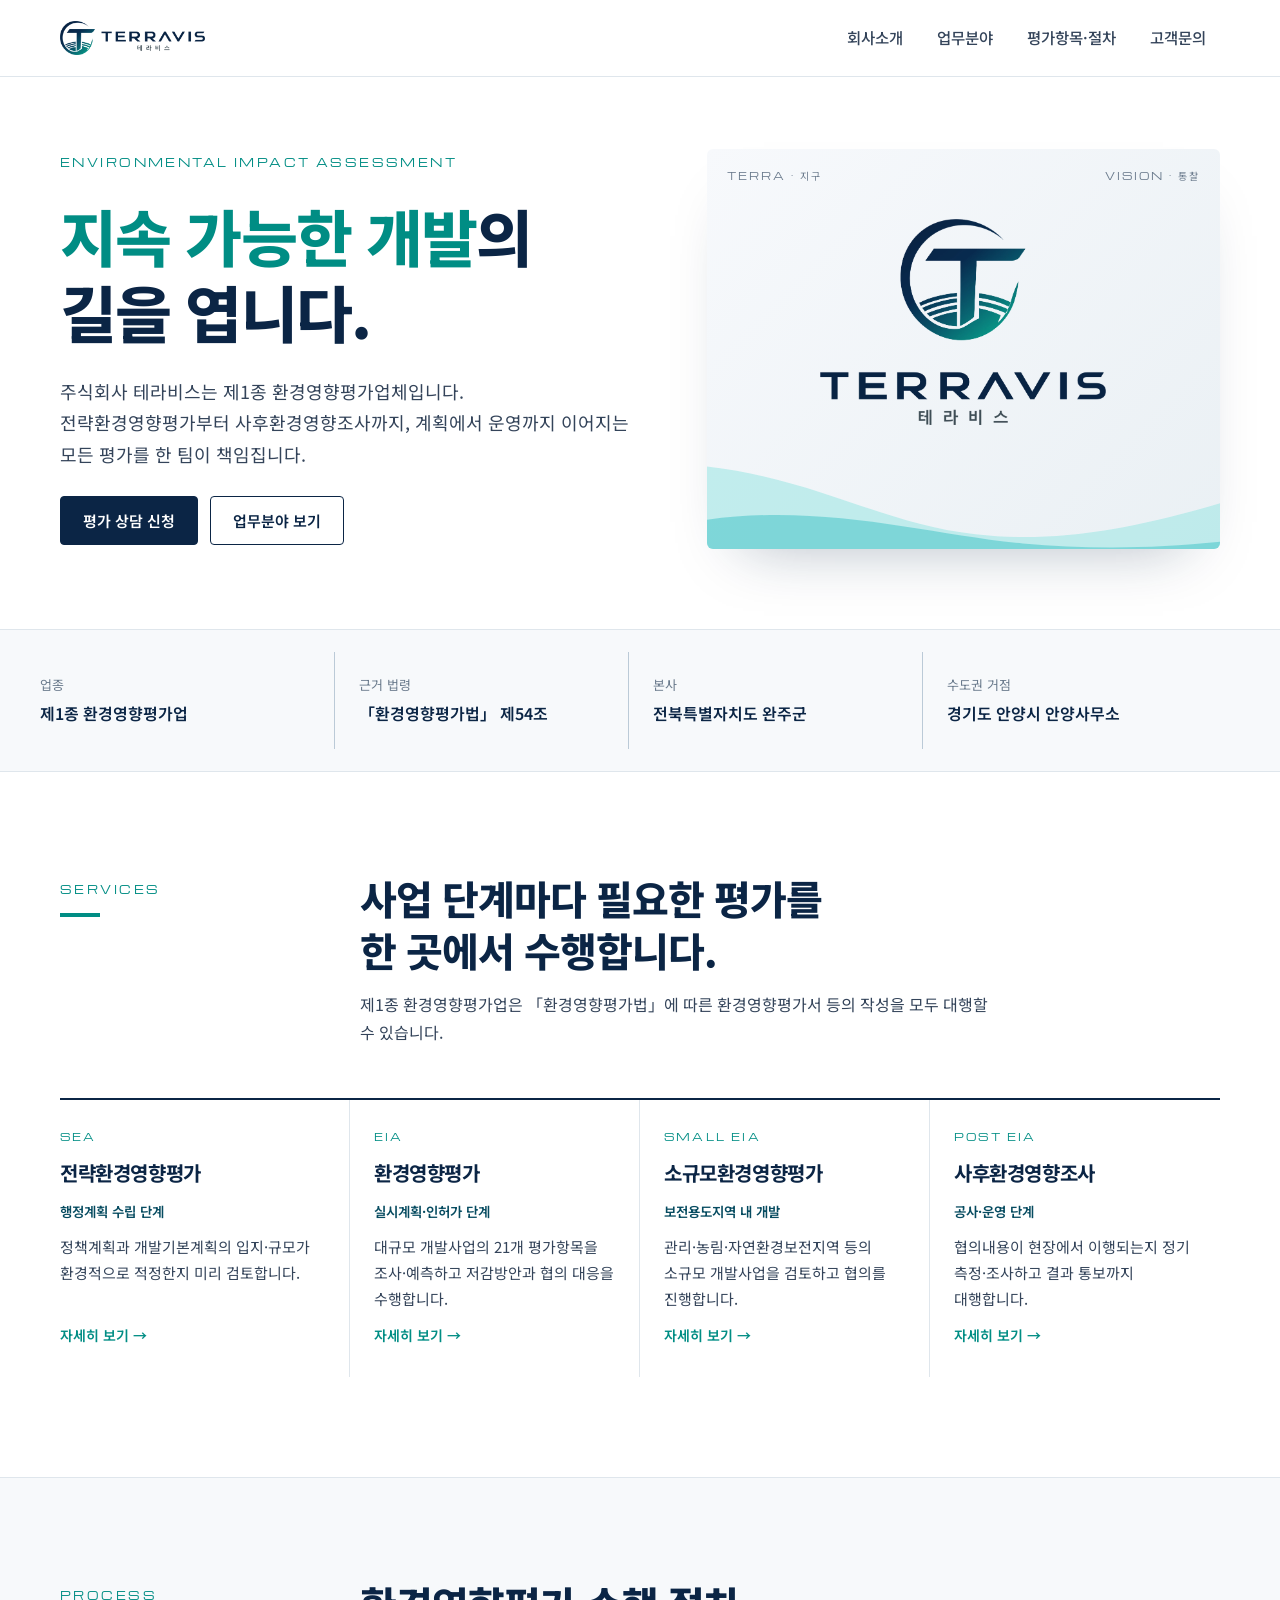
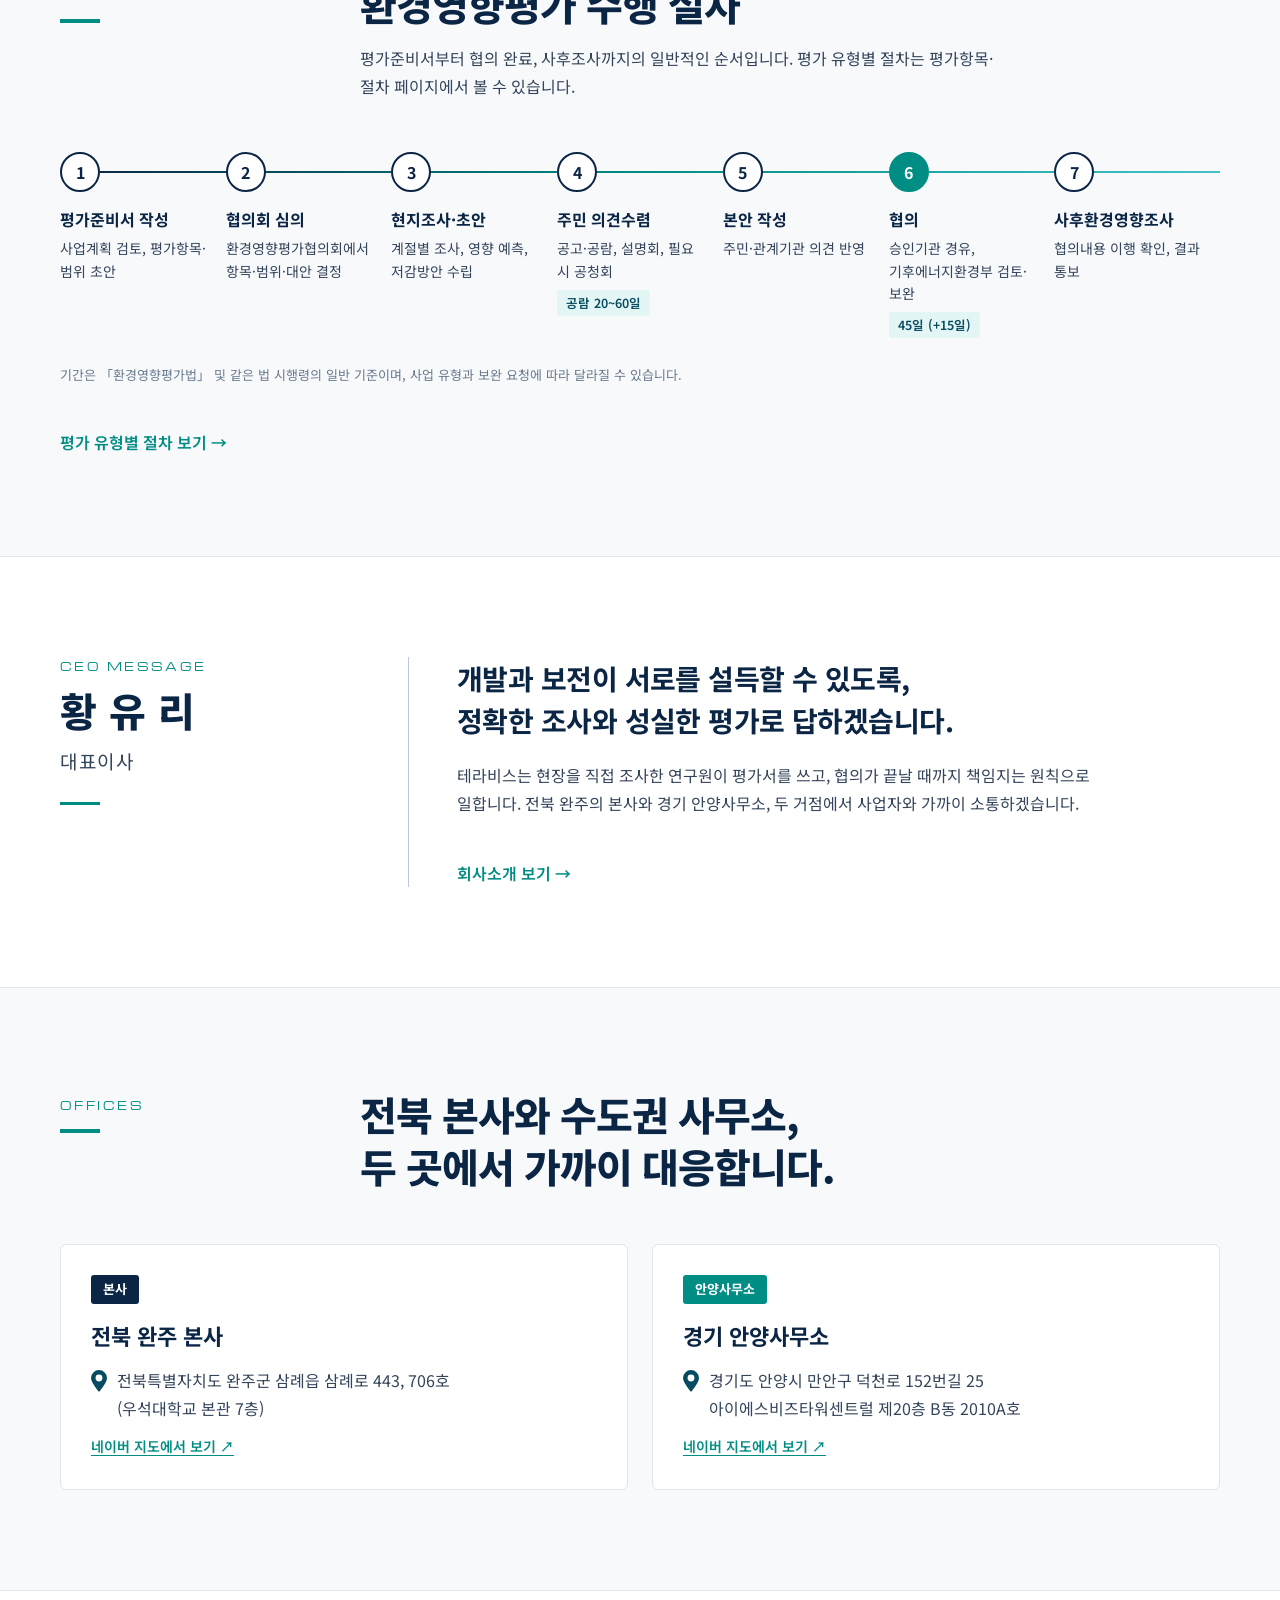
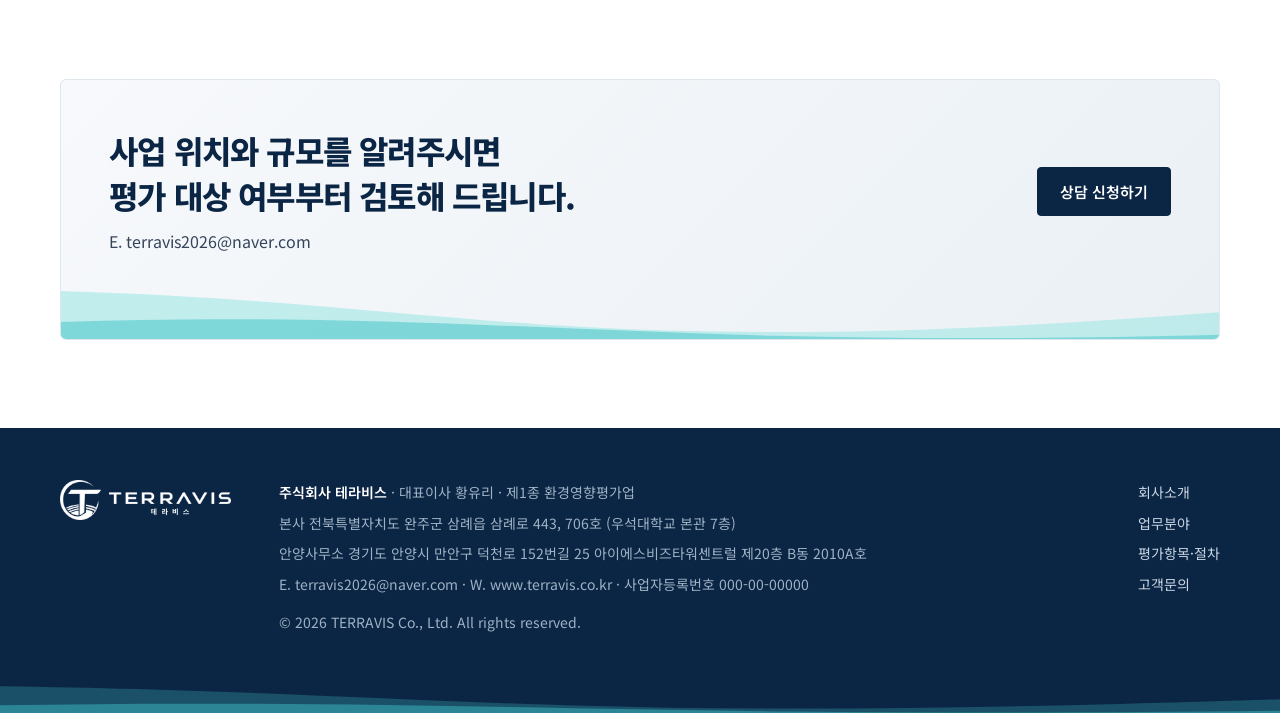
<file: site/index.html>
<!doctype html>
<html lang="ko">
<head>
<meta charset="utf-8">
<meta name="viewport" content="width=device-width, initial-scale=1, viewport-fit=cover">
<meta name="claude:viewport-fit-sides" content="cover">
<title>테라비스 | 제1종 환경영향평가업</title>
<meta name="description" content="주식회사 테라비스는 전략·일반·소규모 환경영향평가와 사후환경영향조사를 수행하는 제1종 환경영향평가업체입니다.">
<link rel="icon" href="assets/mark.webp" type="image/webp">
<link rel="preconnect" href="https://fonts.googleapis.com">
<link rel="preconnect" href="https://fonts.gstatic.com" crossorigin>
<link rel="stylesheet" href="https://fonts.googleapis.com/css2?family=Michroma&family=Noto+Sans+KR:wght@300;400;500;600;700;800&display=swap">
<link rel="stylesheet" href="css/style.css">
</head>
<body>
<a class="skip" href="#main">본문 바로가기</a>
<header class="site"><div class="wrap">
  <a class="logo" href="index.html" aria-label="테라비스 홈"><img src="assets/logo-horizontal.webp" alt="TERRAVIS 테라비스" width="1959" height="459"></a>
  <button class="menu" type="button" aria-label="메뉴 열기" aria-expanded="false" aria-controls="gnb"><span></span></button>
  <nav class="main" id="gnb" aria-label="주 메뉴">
    <a href="about.html">회사소개</a>
    <a href="services.html">업무분야</a>
    <a href="process.html">평가항목·절차</a>
    <a href="contact.html">고객문의</a>
  </nav>
</div></header>
<main id="main">
<section class="hero" style="padding:0"><div class="wrap">
  <div class="copy">
    <span class="en">Environmental Impact Assessment</span>
    <h1><em>지속 가능한 개발</em>의<br>길을 엽니다.</h1>
    <p>주식회사 테라비스는 제1종 환경영향평가업체입니다. 전략환경영향평가부터 사후환경영향조사까지, 계획에서 운영까지 이어지는 모든 평가를 한 팀이 책임집니다.</p>
    <div class="ctas"><a class="btn solid" href="contact.html">평가 상담 신청</a><a class="btn ghost" href="services.html">업무분야 보기</a></div>
  </div>
  <div class="cardpanel">
    <div class="meaning"><span>TERRA · 지구</span><span>VISION · 통찰</span></div>
    <img src="assets/logo-vertical.webp" alt="테라비스 로고" width="1774" height="1283">
    <svg class="wave" viewBox="0 0 650 120" preserveAspectRatio="none" aria-hidden="true"><path d="M0 30 C140 44 220 92 340 104 C440 114 540 98 650 70 V120 H0Z" fill="#A8E8E7" opacity=".65"/><path d="M0 88 C150 70 280 104 400 114 C480 120 560 120 650 112 V120 H0Z" fill="#41C3C7" opacity=".52"/></svg>
  </div>
</div></section>

<div class="facts"><div class="wrap"><dl>
  <div><dt>업종</dt><dd>제1종 환경영향평가업</dd></div>
  <div><dt>근거 법령</dt><dd>「환경영향평가법」 제54조</dd></div>
  <div><dt>본사</dt><dd>전북특별자치도 완주군</dd></div>
  <div><dt>수도권 거점</dt><dd>경기도 안양시 안양사무소</dd></div>
</dl></div></div>

<section><div class="wrap">
  <div class="sh">
    <div class="side"><span class="en">Services</span><span class="bar"></span></div>
    <div><h2>사업 단계마다 필요한 평가를<br>한 곳에서 수행합니다.</h2>
    <p>제1종 환경영향평가업은 「환경영향평가법」에 따른 환경영향평가서 등의 작성을 모두 대행할 수 있습니다.</p></div>
  </div>
  <div class="svcs">
    <a class="svc" href="services.html#sea"><span class="en">SEA</span><h3>전략환경영향평가</h3><span class="when">행정계획 수립 단계</span><p>정책계획과 개발기본계획의 입지·규모가 환경적으로 적정한지 미리 검토합니다.</p><span class="go">자세히 보기 →</span></a>
    <a class="svc" href="services.html#eia"><span class="en">EIA</span><h3>환경영향평가</h3><span class="when">실시계획·인허가 단계</span><p>대규모 개발사업의 21개 평가항목을 조사·예측하고 저감방안과 협의 대응을 수행합니다.</p><span class="go">자세히 보기 →</span></a>
    <a class="svc" href="services.html#small"><span class="en">Small EIA</span><h3>소규모환경영향평가</h3><span class="when">보전용도지역 내 개발</span><p>관리·농림·자연환경보전지역 등의 소규모 개발사업을 검토하고 협의를 진행합니다.</p><span class="go">자세히 보기 →</span></a>
    <a class="svc" href="services.html#post"><span class="en">Post EIA</span><h3>사후환경영향조사</h3><span class="when">공사·운영 단계</span><p>협의내용이 현장에서 이행되는지 정기 측정·조사하고 결과 통보까지 대행합니다.</p><span class="go">자세히 보기 →</span></a>
  </div>
</div></section>

<section class="tint"><div class="wrap">
  <div class="sh">
    <div class="side"><span class="en">Process</span><span class="bar"></span></div>
    <div><h2>환경영향평가 수행 절차</h2>
    <p>평가준비서부터 협의 완료, 사후조사까지의 일반적인 순서입니다. 평가 유형별 절차는 평가항목·절차 페이지에서 볼 수 있습니다.</p></div>
  </div>
  <div class="steps"><div class="st"><span class="n">1</span><h3>평가준비서 작성</h3><p>사업계획 검토, 평가항목·범위 초안</p></div><div class="st"><span class="n">2</span><h3>협의회 심의</h3><p>환경영향평가협의회에서 항목·범위·대안 결정</p></div><div class="st"><span class="n">3</span><h3>현지조사·초안</h3><p>계절별 조사, 영향 예측, 저감방안 수립</p></div><div class="st"><span class="n">4</span><h3>주민 의견수렴</h3><p>공고·공람, 설명회, 필요 시 공청회</p><span class="d">공람 20~60일</span></div><div class="st"><span class="n">5</span><h3>본안 작성</h3><p>주민·관계기관 의견 반영</p></div><div class="st key"><span class="n">6</span><h3>협의</h3><p>승인기관 경유, 기후에너지환경부 검토·보완</p><span class="d">45일 (+15일)</span></div><div class="st"><span class="n">7</span><h3>사후환경영향조사</h3><p>협의내용 이행 확인, 결과 통보</p></div></div>
  <p class="fine">기간은 「환경영향평가법」 및 같은 법 시행령의 일반 기준이며, 사업 유형과 보완 요청에 따라 달라질 수 있습니다.</p>
  <a class="more-link" href="process.html">평가 유형별 절차 보기 →</a>
</div></section>

<section><div class="wrap">
  <div class="about-grid">
    <div class="ceo">
      <span class="en">CEO Message</span>
      <span class="name">황유리</span>
      <span class="role">대표이사</span>
      <span class="bar" style="margin-top:14px"></span>
    </div>
    <div class="vr" aria-hidden="true"></div>
    <div class="msg">
      <h3 style="margin-top:0">개발과 보전이 서로를 설득할 수 있도록,<br>정확한 조사와 성실한 평가로 답하겠습니다.</h3>
      <p>테라비스는 현장을 직접 조사한 연구원이 평가서를 쓰고, 협의가 끝날 때까지 책임지는 원칙으로 일합니다. 전북 완주의 본사와 경기 안양사무소, 두 거점에서 사업자와 가까이 소통하겠습니다.</p>
      <a class="more-link" href="about.html">회사소개 보기 →</a>
    </div>
  </div>
</div></section>

<section class="tint"><div class="wrap">
  <div class="sh">
    <div class="side"><span class="en">Offices</span><span class="bar"></span></div>
    <div><h2>전북 본사와 수도권 사무소,<br>두 곳에서 가까이 대응합니다.</h2></div>
  </div>
  <div class="offices">
    <div class="office">
      <span class="tag">본사</span>
      <h3>전북 완주 본사</h3>
      <address><svg width="16" height="22" viewBox="0 0 19 26" aria-hidden="true"><path fill="#064B60" fill-rule="evenodd" d="M9.5 0A9.5 9.5 0 0 1 19 9.5C19 15 9.5 26 9.5 26S0 15 0 9.5A9.5 9.5 0 0 1 9.5 0ZM9.5 5.4a4.1 4.1 0 1 0 0 8.2 4.1 4.1 0 0 0 0-8.2Z"/></svg><span>전북특별자치도 완주군 삼례읍 삼례로 443, 706호<br>(우석대학교 본관 7층)</span></address>
      <a class="map" href="https://map.naver.com/p/search/%EC%A0%84%EB%B6%81%ED%8A%B9%EB%B3%84%EC%9E%90%EC%B9%98%EB%8F%84%20%EC%99%84%EC%A3%BC%EA%B5%B0%20%EC%82%BC%EB%A1%80%EC%9D%8D%20%EC%82%BC%EB%A1%80%EB%A1%9C%20443" target="_blank" rel="noopener">네이버 지도에서 보기 ↗</a>
    </div>
    <div class="office sub">
      <span class="tag">안양사무소</span>
      <h3>경기 안양사무소</h3>
      <address><svg width="16" height="22" viewBox="0 0 19 26" aria-hidden="true"><path fill="#064B60" fill-rule="evenodd" d="M9.5 0A9.5 9.5 0 0 1 19 9.5C19 15 9.5 26 9.5 26S0 15 0 9.5A9.5 9.5 0 0 1 9.5 0ZM9.5 5.4a4.1 4.1 0 1 0 0 8.2 4.1 4.1 0 0 0 0-8.2Z"/></svg><span>경기도 안양시 만안구 덕천로 152번길 25<br>아이에스비즈타워센트럴 제20층 B동 2010A호</span></address>
      <a class="map" href="https://map.naver.com/p/search/%EA%B2%BD%EA%B8%B0%EB%8F%84%20%EC%95%88%EC%96%91%EC%8B%9C%20%EB%A7%8C%EC%95%88%EA%B5%AC%20%EB%8D%95%EC%B2%9C%EB%A1%9C152%EB%B2%88%EA%B8%B8%2025" target="_blank" rel="noopener">네이버 지도에서 보기 ↗</a>
    </div>
  </div>
</div></section>

<section class="cta-band"><div class="wrap"><div class="cta-box">
  <div>
    <h2>사업 위치와 규모를 알려주시면<br>평가 대상 여부부터 검토해 드립니다.</h2>
    <p>E. terravis2026@naver.com</p>
  </div>
  <a class="btn solid" href="contact.html">상담 신청하기</a>
  <svg class="wave" viewBox="0 0 650 120" preserveAspectRatio="none" aria-hidden="true"><path d="M0 30 C140 44 220 92 340 104 C440 114 540 98 650 70 V120 H0Z" fill="#A8E8E7" opacity=".65"/><path d="M0 88 C150 70 280 104 400 114 C480 120 560 120 650 112 V120 H0Z" fill="#41C3C7" opacity=".52"/></svg>
</div></div></section>
</main>

<footer class="site">
  <div class="wrap">
    <img src="assets/logo-horizontal-white.webp" alt="TERRAVIS 테라비스" width="1959" height="459">
    <div>
      <p><b>주식회사 테라비스</b> · 대표이사 황유리 · 제1종 환경영향평가업</p>
      <p>본사 전북특별자치도 완주군 삼례읍 삼례로 443, 706호 (우석대학교 본관 7층)</p>
      <p>안양사무소 경기도 안양시 만안구 덕천로 152번길 25 아이에스비즈타워센트럴 제20층 B동 2010A호</p>
      <p>E. terravis2026@naver.com · W. www.terravis.co.kr · 사업자등록번호 000-00-00000</p>
      <p style="margin-top:14px">© 2026 TERRAVIS Co., Ltd. All rights reserved.</p>
    </div>
    <nav aria-label="바닥글 메뉴">
      <a href="about.html">회사소개</a><a href="services.html">업무분야</a><a href="process.html">평가항목·절차</a><a href="contact.html">고객문의</a>
    </nav>
  </div>
  <svg class="wave" viewBox="0 0 650 120" preserveAspectRatio="none" aria-hidden="true"><path d="M0 50 C140 60 220 96 340 106 C440 114 540 102 650 84 V120 H0Z" fill="#41C3C7" opacity=".28"/><path d="M0 100 C150 86 280 110 400 116 C480 120 560 120 650 114 V120 H0Z" fill="#41C3C7" opacity=".45"/></svg>
</footer>
<script src="js/main.js"></script>
</body>
</html>
</file>
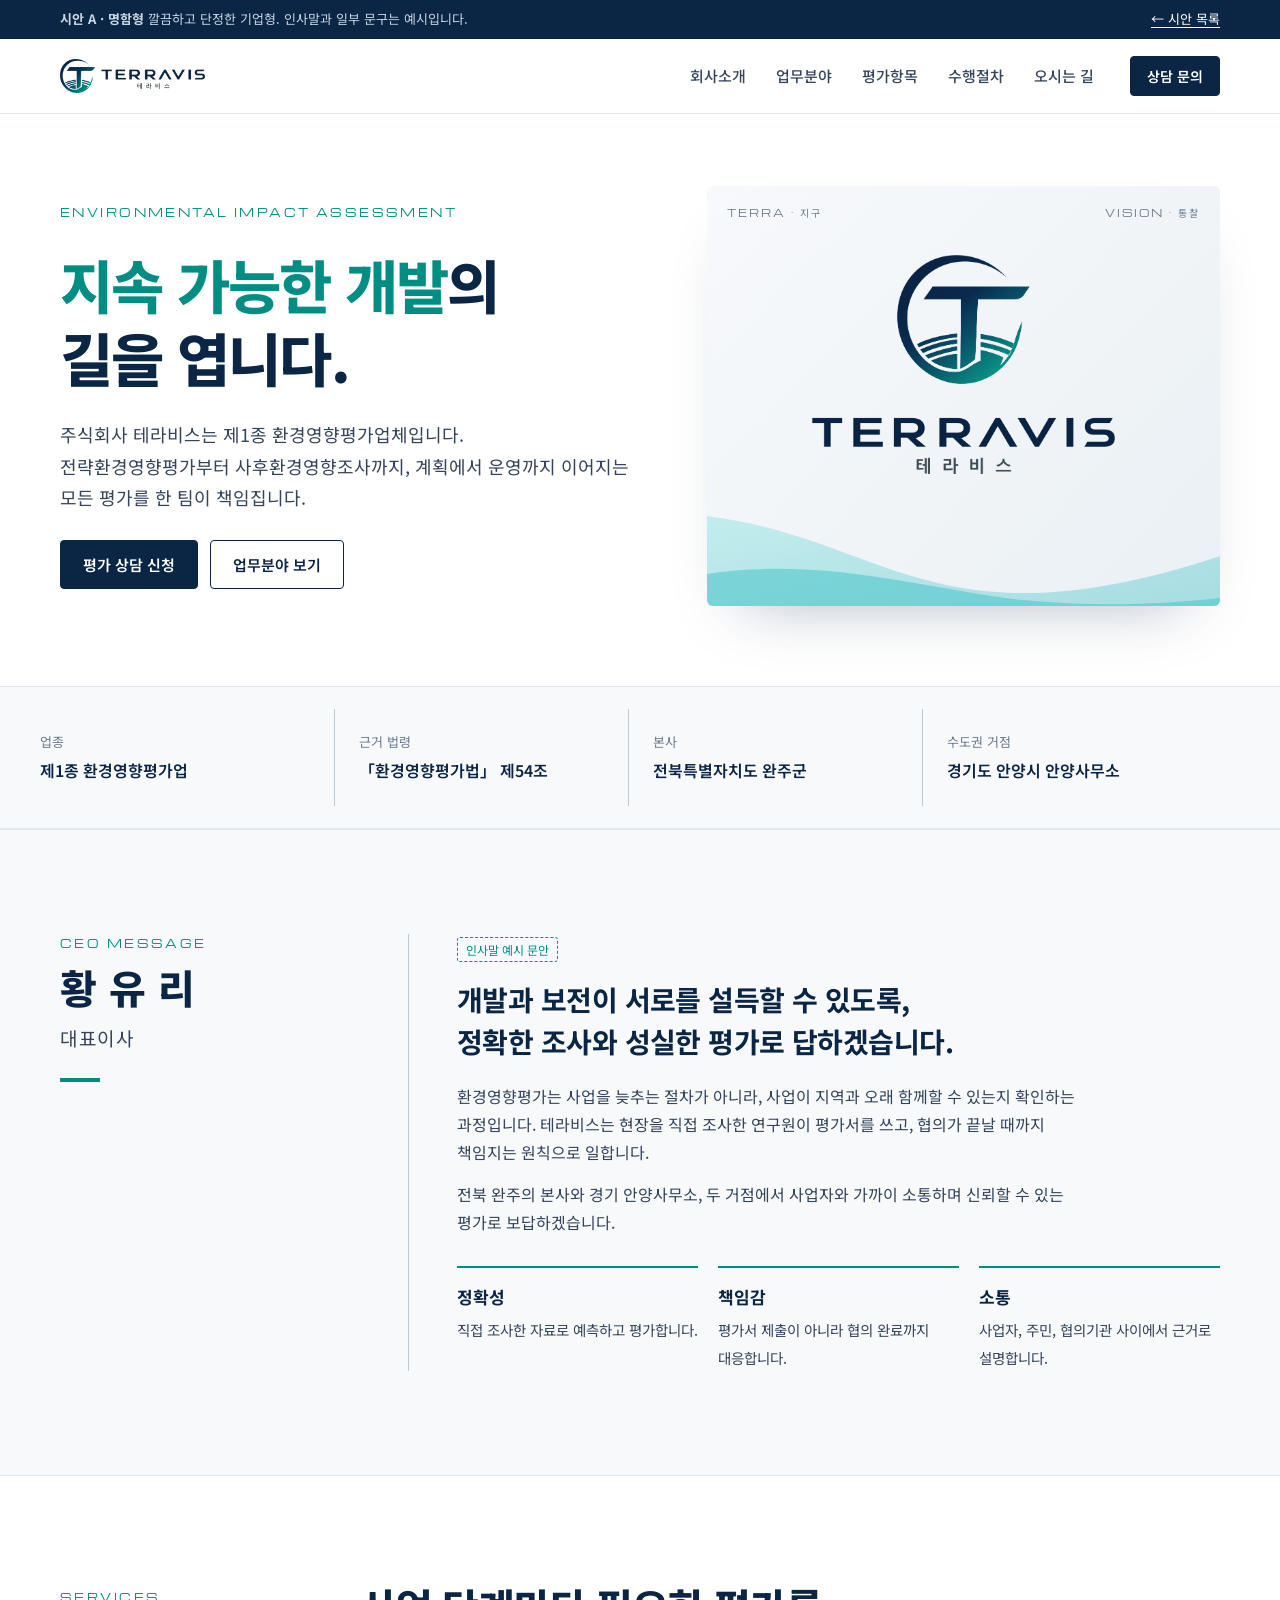
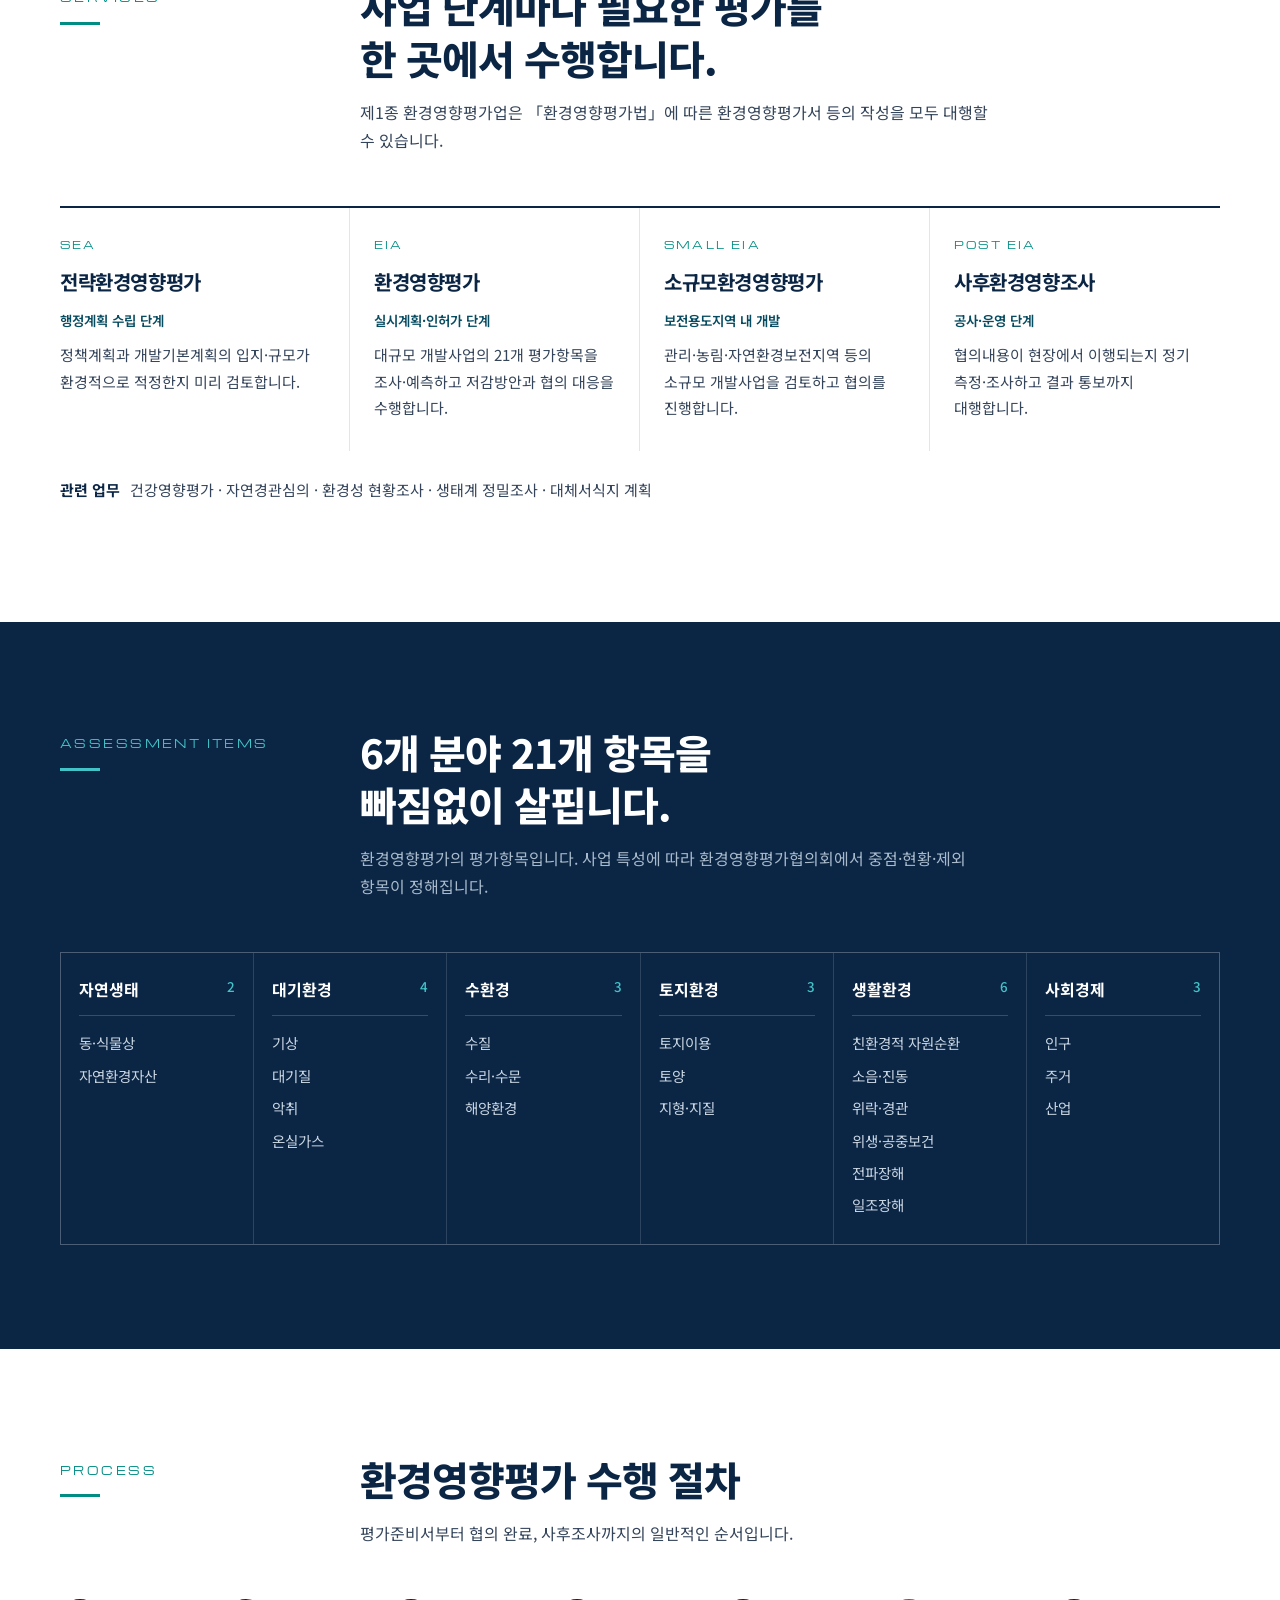
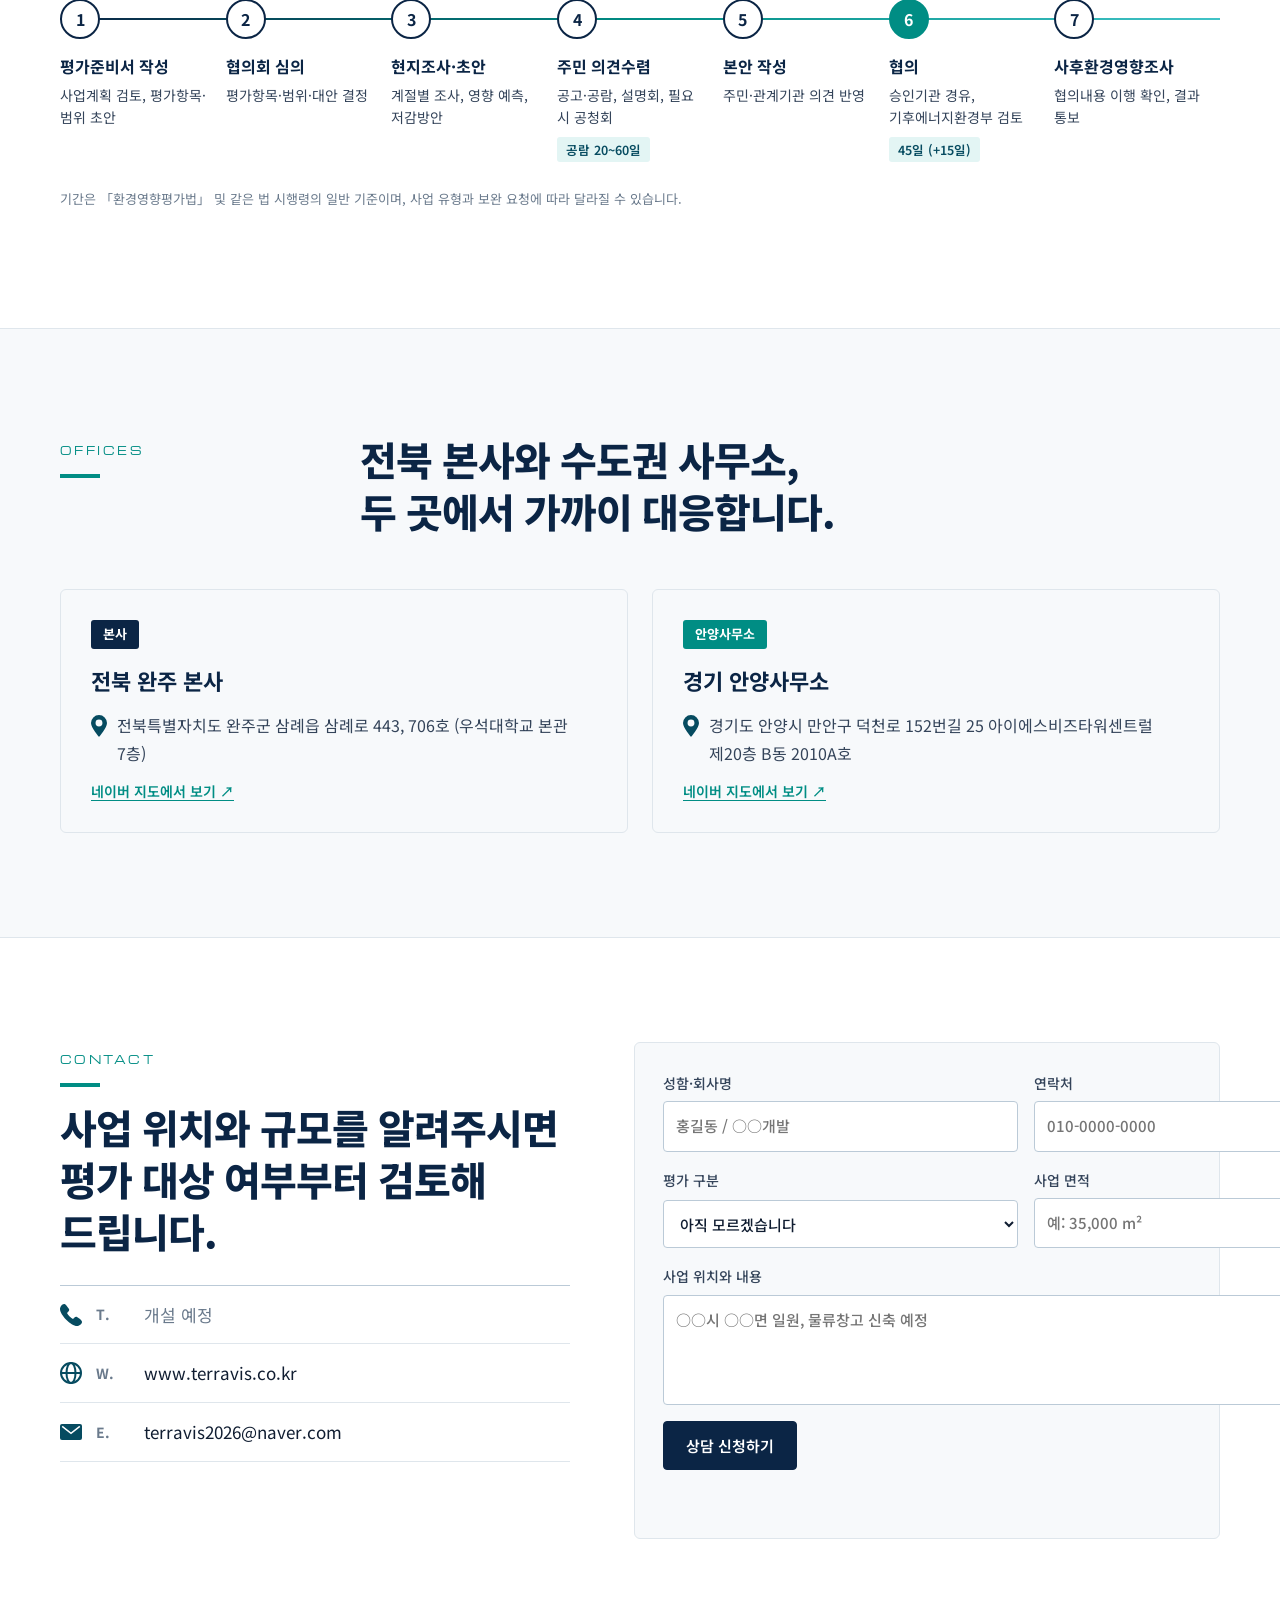
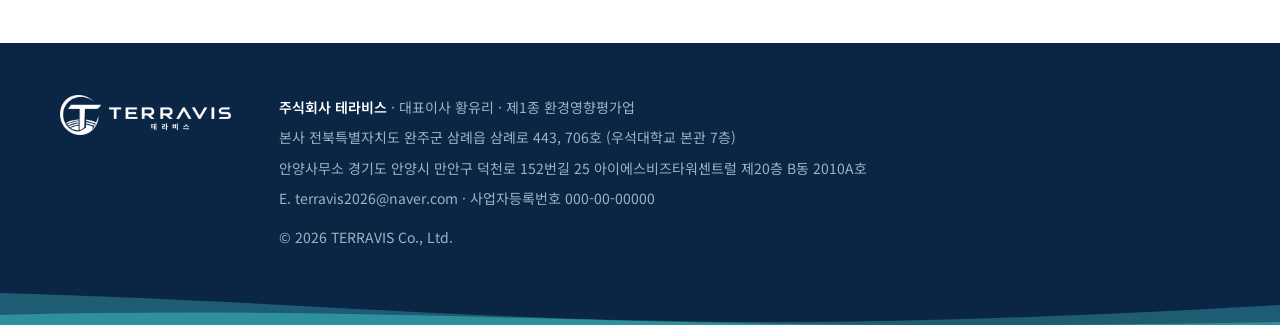
<file: drafts/a-card.html>
<!doctype html>
<html lang="ko">
<head>
<meta charset="utf-8">
<meta name="viewport" content="width=device-width, initial-scale=1, viewport-fit=cover">
<meta name="claude:viewport-fit-sides" content="cover">
<title>테라비스 시안 A</title>
<link rel="preconnect" href="https://fonts.googleapis.com">
<link rel="preconnect" href="https://fonts.gstatic.com" crossorigin>
<link rel="stylesheet" href="https://fonts.googleapis.com/css2?family=Michroma&family=Noto+Sans+KR:wght@300;400;500;700;800&display=swap">
<style>
/* Layout: 명함 뒷면의 구조(왼쪽 이름 패널 + 세로 구분선 + 오른쪽 정보 열)를 페이지 전체로 확장. 흰 바탕, 남색 글자, 청록 포인트, 아쿠아 물결 하단 모티프. */
:root{
  --navy:#0B2545; --ink:#101D31; --ink-2:#34445A; --ink-3:#6A7A8C;
  --teal:#008D84; --deep:#064B60; --aqua:#41C3C7; --aqua-2:#A8E8E7;
  --paper:#FFFFFF; --paper-2:#F7F9FB; --panel:#EAF0F4; --rule:#BBCAD7; --line:#DFE6EC;
  --f:Pretendard,"Noto Sans KR","Apple SD Gothic Neo","Malgun Gothic",sans-serif;
  --f-en:"Michroma","Noto Sans KR",sans-serif;
  color-scheme:light;
}
*{box-sizing:border-box}
html{scroll-behavior:smooth}
@media (prefers-reduced-motion:reduce){html{scroll-behavior:auto}}
body{margin:0;background:var(--paper);color:var(--ink);font:400 16px/1.75 var(--f);word-break:keep-all;-webkit-font-smoothing:antialiased}
body::before{content:"";position:fixed;inset:0 0 auto;height:env(safe-area-inset-top,0px);z-index:30;background:var(--paper)}
a{color:inherit}
img{max-width:100%;display:block}
:focus-visible{outline:2px solid var(--teal);outline-offset:3px}
.wrap{max-width:1200px;margin:0 auto;padding-left:max(20px,env(safe-area-inset-left,0px));padding-right:max(20px,env(safe-area-inset-right,0px))}
h1,h2,h3{margin:0;text-wrap:balance;color:var(--navy)}
.en{font-family:var(--f-en);font-size:11px;letter-spacing:.22em;text-transform:uppercase;color:var(--teal)}
.bar{display:block;width:40px;height:3.5px;background:var(--teal)}

.draft{background:var(--navy);color:#C9D6E2;font-size:13px}
.draft .wrap{display:flex;justify-content:space-between;gap:12px;padding-block:8px;flex-wrap:wrap}
.draft a{color:#fff;text-underline-offset:3px}

header.site{position:sticky;top:env(safe-area-inset-top,0px);z-index:20;background:rgba(255,255,255,.94);backdrop-filter:blur(8px);border-bottom:1px solid var(--line)}
header.site .wrap{display:flex;align-items:center;gap:36px;height:74px}
header.site .logo img{height:34px;width:auto}
nav.main{display:flex;gap:30px;margin-left:auto;font-size:15px;font-weight:500}
nav.main a{text-decoration:none;color:var(--ink-2)}
nav.main a:hover{color:var(--teal)}
.btn{display:inline-flex;align-items:center;gap:8px;padding:13px 22px;border-radius:4px;font:600 15px var(--f);text-decoration:none;border:1.5px solid var(--navy);cursor:pointer;transition:background .2s,color .2s,border-color .2s}
.btn.solid{background:var(--navy);color:#fff}
.btn.solid:hover{background:var(--deep);border-color:var(--deep)}
.btn.ghost{background:transparent;color:var(--navy)}
.btn.ghost:hover{border-color:var(--teal);color:var(--teal)}
header .btn{padding:9px 16px;font-size:14px}

/* hero */
.hero{border-bottom:1px solid var(--line);background:var(--paper)}
.hero .wrap{display:grid;grid-template-columns:1.15fr 1fr;gap:56px;align-items:stretch;padding-block:72px 80px}
.hero .copy{display:flex;flex-direction:column;justify-content:center;gap:26px}
.hero h1{font-size:clamp(34px,4.8vw,58px);line-height:1.25;font-weight:800;letter-spacing:-.03em}
.hero h1 em{font-style:normal;color:var(--teal)}
.hero p{margin:0;font-size:18px;color:var(--ink-2);max-width:32em}
.hero .ctas{display:flex;gap:12px;flex-wrap:wrap}
.cardpanel{position:relative;border-radius:6px;overflow:hidden;background:linear-gradient(135deg,#F7F9FC,#EAF0F4);min-height:420px;display:grid;place-items:center;padding:48px 40px 110px;box-shadow:0 30px 60px -36px rgba(11,37,69,.35)}
.cardpanel img{width:min(70%,320px);height:auto}
.cardpanel svg{position:absolute;left:0;right:0;bottom:0;width:100%;height:120px}
.cardpanel .meaning{position:absolute;top:18px;left:20px;right:20px;display:flex;justify-content:space-between;font-family:var(--f-en);font-size:10px;letter-spacing:.2em;color:var(--ink-3)}

/* facts */
.facts{background:var(--paper-2);border-bottom:1px solid var(--line)}
.facts dl{display:grid;grid-template-columns:repeat(4,1fr);margin:0}
.facts div{padding:22px 24px;border-left:1px solid var(--rule)}
.facts div:first-child{border-left:0;padding-left:0}
.facts dt{font-size:13px;color:var(--ink-3)}
.facts dd{margin:2px 0 0;font-weight:600;color:var(--navy)}

section{padding-block:104px}
.sh{display:grid;grid-template-columns:260px 1fr;gap:40px;margin-bottom:52px}
.sh .side{display:grid;gap:14px;align-content:start;padding-top:8px}
.sh h2{font-size:clamp(26px,3.2vw,40px);line-height:1.3;font-weight:800;letter-spacing:-.025em}
.sh p{color:var(--ink-2);margin:14px 0 0;max-width:40em}

/* services */
.svcs{display:grid;grid-template-columns:repeat(4,1fr);border-top:2px solid var(--navy)}
.svc{padding:28px 24px 30px 0;border-right:1px solid var(--line);display:flex;flex-direction:column;gap:10px}
.svc+.svc{padding-left:24px}
.svc:last-child{border-right:0}
.svc .en{font-size:10px}
.svc h3{font-size:20px;font-weight:700;letter-spacing:-.02em}
.svc .when{font-size:13.5px;font-weight:600;color:var(--deep)}
.svc p{margin:0;font-size:15px;color:var(--ink-2)}
.related{margin-top:26px;font-size:15px;color:var(--ink-2)}
.related b{color:var(--navy);margin-right:10px}

/* matrix */
.mx-sec{background:var(--navy);color:#C9D6E2;position:relative;overflow:hidden}
.mx-sec h2{color:#fff}.mx-sec .sh p{color:#A9BBCB}.mx-sec .en{color:var(--aqua)}.mx-sec .bar{background:var(--aqua)}
.mx{display:grid;grid-template-columns:repeat(6,1fr);gap:1px;background:rgba(255,255,255,.14);border:1px solid rgba(255,255,255,.14);position:relative}
.fd{background:var(--navy);padding:22px 18px 26px}
.fd h3{color:#fff;font-size:16px;font-weight:700;display:flex;justify-content:space-between;padding-bottom:12px;margin-bottom:14px;border-bottom:1px solid rgba(255,255,255,.18)}
.fd h3 small{color:var(--aqua);font-weight:500}
.fd ul{list-style:none;margin:0;padding:0;display:grid;gap:7px;font-size:14.5px}

/* process */
.steps{display:grid;grid-template-columns:repeat(7,1fr);counter-reset:s;position:relative}
.steps::before{content:"";position:absolute;left:0;right:0;top:19px;height:2px;background:linear-gradient(90deg,var(--navy),var(--teal),var(--aqua))}
.st{position:relative;padding-right:14px}
.st i{counter-increment:s;width:40px;height:40px;border-radius:50%;background:#fff;border:2px solid var(--navy);display:grid;place-items:center;font-style:normal;font-weight:700;color:var(--navy);margin-bottom:16px;position:relative}
.st i::before{content:counter(s)}
.st.key i{background:var(--teal);border-color:var(--teal);color:#fff}
.st h3{font-size:16px;font-weight:700;line-height:1.45;margin-bottom:6px}
.st p{margin:0;font-size:14px;color:var(--ink-2);line-height:1.6}
.st .d{display:inline-block;margin-top:8px;font-size:12.5px;font-weight:600;color:var(--deep);background:#E3F5F4;padding:2px 9px;border-radius:3px}
.fine{margin-top:26px;font-size:13px;color:var(--ink-3)}

/* about */
.about{background:var(--paper-2);border-block:1px solid var(--line)}
.about-grid{display:grid;grid-template-columns:300px 1px 1fr;gap:48px}
.about-grid .vr{background:var(--rule)}
.ceo{display:grid;gap:10px;align-content:start}
.ceo .name{font-size:40px;font-weight:800;letter-spacing:.3em;color:var(--navy);line-height:1.2}
.ceo .role{font-size:19px;color:var(--ink-2);letter-spacing:.08em}
.msg h3{font-size:clamp(22px,2.4vw,28px);font-weight:700;line-height:1.5;letter-spacing:-.02em;margin-bottom:20px}
.msg p{margin:0 0 14px;color:var(--ink-2);max-width:40em}
.msg .sample{display:inline-block;font-size:12px;color:var(--teal);border:1px dashed var(--teal);padding:1px 8px;border-radius:3px;margin-bottom:16px}
.values{display:grid;grid-template-columns:repeat(3,1fr);gap:20px;margin-top:30px}
.values div{border-top:2px solid var(--teal);padding-top:14px}
.values b{display:block;color:var(--navy);font-size:17px;margin-bottom:4px}
.values span{font-size:14.5px;color:var(--ink-2)}

/* offices */
.offices{display:grid;grid-template-columns:1fr 1fr;gap:24px}
.office{border:1px solid var(--line);border-radius:6px;padding:30px 30px 28px;display:grid;gap:12px;position:relative;overflow:hidden}
.office .tag{font-size:13px;font-weight:700;color:#fff;background:var(--navy);padding:3px 12px;border-radius:3px;justify-self:start}
.office.sub .tag{background:var(--teal)}
.office h3{font-size:22px;font-weight:700}
.office address{font-style:normal;color:var(--ink-2);display:flex;gap:10px;user-select:all}
.office address svg{flex:none;margin-top:4px}
.office a.map{font-size:14px;font-weight:600;color:var(--teal);text-underline-offset:3px;justify-self:start}
.office .role{font-size:14.5px;color:var(--ink-3)}

/* contact */
.contact-grid{display:grid;grid-template-columns:1fr 1.15fr;gap:64px}
.contact-grid>*,.sh>*{min-width:0}
.clist dd{overflow-wrap:anywhere}
.clist{margin:28px 0 0;display:grid;border-top:1px solid var(--rule)}
.clist div{display:grid;grid-template-columns:28px 40px 1fr;align-items:center;gap:8px;padding:14px 0;border-bottom:1px solid var(--line)}
.clist svg{width:22px;height:22px}
.clist dt{font-weight:700;color:var(--ink-3);font-size:14px}
.clist dd{margin:0;font-size:17px;user-select:all;font-variant-numeric:tabular-nums}
.clist dd.tbd{color:var(--ink-3)}
form{display:grid;grid-template-columns:1fr 1fr;gap:16px;background:var(--paper-2);border:1px solid var(--line);border-radius:6px;padding:28px}
form .full{grid-column:1/-1}
label{display:grid;gap:6px;font-size:14px;font-weight:500;color:var(--ink-2)}
input,select,textarea{font:inherit;font-size:15px;color:var(--ink);background:#fff;border:1px solid var(--rule);border-radius:4px;padding:11px 12px}
textarea{min-height:110px;resize:vertical}
.out{grid-column:1/-1;margin:0;color:var(--teal);font-weight:500;min-height:1.5em}

footer.site{background:var(--navy);color:#9FB2C4;font-size:14px;position:relative;overflow:hidden}
footer.site .wrap{position:relative;padding-block:52px 70px;display:grid;grid-template-columns:auto 1fr;gap:48px;align-items:start}
footer.site img{height:40px;width:auto}
footer.site p{margin:0 0 6px}
footer.site b{color:#fff;font-weight:600}
footer.site svg.wave{position:absolute;left:0;right:0;bottom:0;width:100%;height:46px}

@media (max-width:980px){
  nav.main{display:none} header .btn{margin-left:auto}
  .hero .wrap{grid-template-columns:1fr;gap:40px}
  .cardpanel{min-height:320px}
  .facts dl{grid-template-columns:1fr 1fr}
  .facts div{border-left:0;padding-left:0;border-top:1px solid var(--rule)}
  .sh{grid-template-columns:1fr;gap:10px}
  .svcs{grid-template-columns:1fr 1fr}
  .svc{padding:24px 18px 26px 0!important;border-right:0;border-bottom:1px solid var(--line)}
  .mx{grid-template-columns:repeat(3,1fr)}
  .steps{grid-template-columns:1fr;gap:22px}
  .steps::before{left:19px;right:auto;top:0;bottom:0;width:2px;height:auto;background:linear-gradient(180deg,var(--navy),var(--teal),var(--aqua))}
  .st{display:grid;grid-template-columns:40px 1fr;column-gap:18px}
  .st i{grid-row:span 3;margin:0}
  .about-grid{grid-template-columns:1fr;gap:28px}
  .about-grid .vr{height:1px}
  .offices,.contact-grid{grid-template-columns:1fr;gap:28px}
  footer.site .wrap{grid-template-columns:1fr;gap:20px}
}
@media (max-width:560px){
  section{padding-block:72px}
  header.site .logo img{height:28px}
  .svcs,.mx,.values{grid-template-columns:1fr}
  form{grid-template-columns:1fr;padding:20px}
  .ceo .name{font-size:32px}
}
</style>
</head>
<body>

<div class="draft"><div class="wrap">
  <span><b>시안 A · 명함형</b> 깔끔하고 단정한 기업형. 인사말과 일부 문구는 예시입니다.</span>
  <a href="index.html">← 시안 목록</a>
</div></div>

<header class="site"><div class="wrap">
  <a class="logo" href="#top" aria-label="테라비스 홈"><img src="assets/logo-horizontal.webp" alt="TERRAVIS 테라비스" width="1959" height="459"></a>
  <nav class="main" aria-label="주 메뉴">
    <a href="#about">회사소개</a><a href="#services">업무분야</a><a href="#items">평가항목</a><a href="#process">수행절차</a><a href="#offices">오시는 길</a>
  </nav>
  <a class="btn solid" href="#contact">상담 문의</a>
</div></header>

<main id="top">
<section class="hero" style="padding:0"><div class="wrap">
  <div class="copy">
    <span class="en">Environmental Impact Assessment</span>
    <h1><em>지속 가능한 개발</em>의<br>길을 엽니다.</h1>
    <p>주식회사 테라비스는 제1종 환경영향평가업체입니다. 전략환경영향평가부터 사후환경영향조사까지, 계획에서 운영까지 이어지는 모든 평가를 한 팀이 책임집니다.</p>
    <div class="ctas"><a class="btn solid" href="#contact">평가 상담 신청</a><a class="btn ghost" href="#services">업무분야 보기</a></div>
  </div>
  <div class="cardpanel">
    <div class="meaning"><span>TERRA · 지구</span><span>VISION · 통찰</span></div>
    <img src="assets/logo-vertical.webp" alt="테라비스 로고" width="1774" height="1283">
    <svg viewBox="0 0 650 120" preserveAspectRatio="none" aria-hidden="true">
      <defs><linearGradient id="wa" x1="0" y1="0" x2="1" y2="1"><stop stop-color="#A8E8E7"/><stop offset="1" stop-color="#83D2D7"/></linearGradient></defs>
      <path d="M0 30 C140 44 220 92 340 104 C440 114 540 98 650 70 V120 H0Z" fill="url(#wa)" opacity=".65"/>
      <path d="M0 88 C150 70 280 104 400 114 C480 120 560 120 650 112 V120 H0Z" fill="#41C3C7" opacity=".52"/>
    </svg>
  </div>
</div></section>

<div class="facts"><div class="wrap"><dl>
  <div><dt>업종</dt><dd>제1종 환경영향평가업</dd></div>
  <div><dt>근거 법령</dt><dd>「환경영향평가법」 제54조</dd></div>
  <div><dt>본사</dt><dd>전북특별자치도 완주군</dd></div>
  <div><dt>수도권 거점</dt><dd>경기도 안양시 안양사무소</dd></div>
</dl></div></div>

<section id="about" class="about"><div class="wrap">
  <div class="about-grid">
    <div class="ceo">
      <span class="en">CEO Message</span>
      <span class="name">황유리</span>
      <span class="role">대표이사</span>
      <span class="bar" style="margin-top:14px"></span>
    </div>
    <div class="vr" aria-hidden="true"></div>
    <div class="msg">
      <span class="sample">인사말 예시 문안</span>
      <h3>개발과 보전이 서로를 설득할 수 있도록,<br>정확한 조사와 성실한 평가로 답하겠습니다.</h3>
      <p>환경영향평가는 사업을 늦추는 절차가 아니라, 사업이 지역과 오래 함께할 수 있는지 확인하는 과정입니다. 테라비스는 현장을 직접 조사한 연구원이 평가서를 쓰고, 협의가 끝날 때까지 책임지는 원칙으로 일합니다.</p>
      <p>전북 완주의 본사와 경기 안양사무소, 두 거점에서 사업자와 가까이 소통하며 신뢰할 수 있는 평가로 보답하겠습니다.</p>
      <div class="values">
        <div><b>정확성</b><span>직접 조사한 자료로 예측하고 평가합니다.</span></div>
        <div><b>책임감</b><span>평가서 제출이 아니라 협의 완료까지 대응합니다.</span></div>
        <div><b>소통</b><span>사업자, 주민, 협의기관 사이에서 근거로 설명합니다.</span></div>
      </div>
    </div>
  </div>
</div></section>

<section id="services"><div class="wrap">
  <div class="sh">
    <div class="side"><span class="en">Services</span><span class="bar"></span></div>
    <div><h2>사업 단계마다 필요한 평가를<br>한 곳에서 수행합니다.</h2>
    <p>제1종 환경영향평가업은 「환경영향평가법」에 따른 환경영향평가서 등의 작성을 모두 대행할 수 있습니다.</p></div>
  </div>
  <div class="svcs">
    <article class="svc"><span class="en">SEA</span><h3>전략환경영향평가</h3><span class="when">행정계획 수립 단계</span><p>정책계획과 개발기본계획의 입지·규모가 환경적으로 적정한지 미리 검토합니다.</p></article>
    <article class="svc"><span class="en">EIA</span><h3>환경영향평가</h3><span class="when">실시계획·인허가 단계</span><p>대규모 개발사업의 21개 평가항목을 조사·예측하고 저감방안과 협의 대응을 수행합니다.</p></article>
    <article class="svc"><span class="en">Small EIA</span><h3>소규모환경영향평가</h3><span class="when">보전용도지역 내 개발</span><p>관리·농림·자연환경보전지역 등의 소규모 개발사업을 검토하고 협의를 진행합니다.</p></article>
    <article class="svc"><span class="en">Post EIA</span><h3>사후환경영향조사</h3><span class="when">공사·운영 단계</span><p>협의내용이 현장에서 이행되는지 정기 측정·조사하고 결과 통보까지 대행합니다.</p></article>
  </div>
  <p class="related"><b>관련 업무</b>건강영향평가 · 자연경관심의 · 환경성 현황조사 · 생태계 정밀조사 · 대체서식지 계획</p>
</div></section>

<section id="items" class="mx-sec"><div class="wrap">
  <div class="sh">
    <div class="side"><span class="en">Assessment Items</span><span class="bar"></span></div>
    <div><h2>6개 분야 21개 항목을<br>빠짐없이 살핍니다.</h2>
    <p>환경영향평가의 평가항목입니다. 사업 특성에 따라 환경영향평가협의회에서 중점·현황·제외 항목이 정해집니다.</p></div>
  </div>
  <div class="mx">
    <div class="fd"><h3>자연생태 <small>2</small></h3><ul><li>동·식물상</li><li>자연환경자산</li></ul></div>
    <div class="fd"><h3>대기환경 <small>4</small></h3><ul><li>기상</li><li>대기질</li><li>악취</li><li>온실가스</li></ul></div>
    <div class="fd"><h3>수환경 <small>3</small></h3><ul><li>수질</li><li>수리·수문</li><li>해양환경</li></ul></div>
    <div class="fd"><h3>토지환경 <small>3</small></h3><ul><li>토지이용</li><li>토양</li><li>지형·지질</li></ul></div>
    <div class="fd"><h3>생활환경 <small>6</small></h3><ul><li>친환경적 자원순환</li><li>소음·진동</li><li>위락·경관</li><li>위생·공중보건</li><li>전파장해</li><li>일조장해</li></ul></div>
    <div class="fd"><h3>사회경제 <small>3</small></h3><ul><li>인구</li><li>주거</li><li>산업</li></ul></div>
  </div>
</div></section>

<section id="process"><div class="wrap">
  <div class="sh">
    <div class="side"><span class="en">Process</span><span class="bar"></span></div>
    <div><h2>환경영향평가 수행 절차</h2>
    <p>평가준비서부터 협의 완료, 사후조사까지의 일반적인 순서입니다.</p></div>
  </div>
  <div class="steps">
    <div class="st"><i></i><h3>평가준비서 작성</h3><p>사업계획 검토, 평가항목·범위 초안</p></div>
    <div class="st"><i></i><h3>협의회 심의</h3><p>평가항목·범위·대안 결정</p></div>
    <div class="st"><i></i><h3>현지조사·초안</h3><p>계절별 조사, 영향 예측, 저감방안</p></div>
    <div class="st"><i></i><h3>주민 의견수렴</h3><p>공고·공람, 설명회, 필요 시 공청회</p><span class="d">공람 20~60일</span></div>
    <div class="st"><i></i><h3>본안 작성</h3><p>주민·관계기관 의견 반영</p></div>
    <div class="st key"><i></i><h3>협의</h3><p>승인기관 경유, 기후에너지환경부 검토</p><span class="d">45일 (+15일)</span></div>
    <div class="st"><i></i><h3>사후환경영향조사</h3><p>협의내용 이행 확인, 결과 통보</p></div>
  </div>
  <p class="fine">기간은 「환경영향평가법」 및 같은 법 시행령의 일반 기준이며, 사업 유형과 보완 요청에 따라 달라질 수 있습니다.</p>
</div></section>

<section id="offices" class="about"><div class="wrap">
  <div class="sh">
    <div class="side"><span class="en">Offices</span><span class="bar"></span></div>
    <div><h2>전북 본사와 수도권 사무소,<br>두 곳에서 가까이 대응합니다.</h2></div>
  </div>
  <div class="offices">
    <div class="office">
      <span class="tag">본사</span>
      <h3>전북 완주 본사</h3>
      <address><svg width="16" height="22" viewBox="0 0 19 26" aria-hidden="true"><path fill="#064B60" fill-rule="evenodd" d="M9.5 0A9.5 9.5 0 0 1 19 9.5C19 15 9.5 26 9.5 26S0 15 0 9.5A9.5 9.5 0 0 1 9.5 0ZM9.5 5.4a4.1 4.1 0 1 0 0 8.2 4.1 4.1 0 0 0 0-8.2Z"/></svg>전북특별자치도 완주군 삼례읍 삼례로 443, 706호 (우석대학교 본관 7층)</address>
      <a class="map" href="https://map.naver.com/p/search/%EC%A0%84%EB%B6%81%ED%8A%B9%EB%B3%84%EC%9E%90%EC%B9%98%EB%8F%84%20%EC%99%84%EC%A3%BC%EA%B5%B0%20%EC%82%BC%EB%A1%80%EC%9D%8D%20%EC%82%BC%EB%A1%80%EB%A1%9C%20443" target="_blank" rel="noopener">네이버 지도에서 보기 ↗</a>
    </div>
    <div class="office sub">
      <span class="tag">안양사무소</span>
      <h3>경기 안양사무소</h3>
      <address><svg width="16" height="22" viewBox="0 0 19 26" aria-hidden="true"><path fill="#064B60" fill-rule="evenodd" d="M9.5 0A9.5 9.5 0 0 1 19 9.5C19 15 9.5 26 9.5 26S0 15 0 9.5A9.5 9.5 0 0 1 9.5 0ZM9.5 5.4a4.1 4.1 0 1 0 0 8.2 4.1 4.1 0 0 0 0-8.2Z"/></svg>경기도 안양시 만안구 덕천로 152번길 25 아이에스비즈타워센트럴 제20층 B동 2010A호</address>
      <a class="map" href="https://map.naver.com/p/search/%EA%B2%BD%EA%B8%B0%EB%8F%84%20%EC%95%88%EC%96%91%EC%8B%9C%20%EB%A7%8C%EC%95%88%EA%B5%AC%20%EB%8D%95%EC%B2%9C%EB%A1%9C152%EB%B2%88%EA%B8%B8%2025" target="_blank" rel="noopener">네이버 지도에서 보기 ↗</a>
    </div>
  </div>
</div></section>

<section id="contact"><div class="wrap">
  <div class="contact-grid">
    <div>
      <div class="sh" style="grid-template-columns:1fr;margin:0;gap:14px">
        <div class="side"><span class="en">Contact</span><span class="bar"></span></div>
        <h2>사업 위치와 규모를 알려주시면<br>평가 대상 여부부터 검토해 드립니다.</h2>
      </div>
      <dl class="clist">
        <div><svg viewBox="0 0 22 22" aria-hidden="true"><path fill="#064B60" d="M4 0c-2 0-4 3-4 5 0 6 11 17 17 17 2 0 5-2 5-4 0-1-1-2-2-3l-3-2c-1-.5-2 0-3 1l-1 1c-2-1-5-4-6-6l1-1c1-1 1.5-2 1-3L6 1C5 .3 5 0 4 0z"/></svg><dt>T.</dt><dd class="tbd">개설 예정</dd></div>
        <div><svg viewBox="0 0 22 22" fill="none" stroke="#064B60" stroke-width="2" aria-hidden="true"><circle cx="11" cy="11" r="10"/><ellipse cx="11" cy="11" rx="4.5" ry="10"/><path d="M1 11h20"/></svg><dt>W.</dt><dd>www.terravis.co.kr</dd></div>
        <div><svg viewBox="0 0 22 18" aria-hidden="true"><rect x="0" y="1" width="22" height="16" rx="2" fill="#064B60"/><path d="m2.2 3.4 8.8 7 8.8-7" stroke="#fff" stroke-width="1.5" fill="none"/></svg><dt>E.</dt><dd>terravis2026@naver.com</dd></div>
      </dl>
    </div>
    <form id="f" novalidate>
      <label>성함·회사명<input id="c-name" placeholder="홍길동 / ○○개발"></label>
      <label>연락처<input id="c-tel" placeholder="010-0000-0000"></label>
      <label>평가 구분<select id="c-type"><option>아직 모르겠습니다</option><option>전략환경영향평가</option><option>환경영향평가</option><option>소규모환경영향평가</option><option>사후환경영향조사</option></select></label>
      <label>사업 면적<input id="c-area" placeholder="예: 35,000 m²"></label>
      <label class="full">사업 위치와 내용<textarea id="c-msg" placeholder="○○시 ○○면 일원, 물류창고 신축 예정"></textarea></label>
      <div class="full"><button class="btn solid" type="submit">상담 신청하기</button></div>
      <p class="out" id="c-out" role="status"></p>
    </form>
  </div>
</div></section>
</main>

<footer class="site">
  <div class="wrap">
    <img src="assets/logo-horizontal-white.webp" alt="TERRAVIS 테라비스" width="1959" height="459">
    <div>
      <p><b>주식회사 테라비스</b> · 대표이사 황유리 · 제1종 환경영향평가업</p>
      <p>본사 전북특별자치도 완주군 삼례읍 삼례로 443, 706호 (우석대학교 본관 7층)</p>
      <p>안양사무소 경기도 안양시 만안구 덕천로 152번길 25 아이에스비즈타워센트럴 제20층 B동 2010A호</p>
      <p>E. terravis2026@naver.com · 사업자등록번호 000-00-00000</p>
      <p style="margin-top:14px">© 2026 TERRAVIS Co., Ltd.</p>
    </div>
  </div>
  <svg class="wave" viewBox="0 0 650 46" preserveAspectRatio="none" aria-hidden="true"><path d="M0 14 C140 22 220 38 340 42 C440 46 540 38 650 26 V46 H0Z" fill="#41C3C7" opacity=".35"/><path d="M0 36 C150 28 280 42 400 45 C480 47 560 46 650 43 V46 H0Z" fill="#41C3C7" opacity=".5"/></svg>
</footer>

<script>
document.getElementById('f').addEventListener('submit',e=>{e.preventDefault();
  const n=document.getElementById('c-name').value.trim();
  document.getElementById('c-out').textContent=n?`${n} 님, 시안 화면이라 실제로 전송되지는 않습니다.`:'성함 또는 회사명을 입력해 주세요.';});
</script>
</body>
</html>
</file>
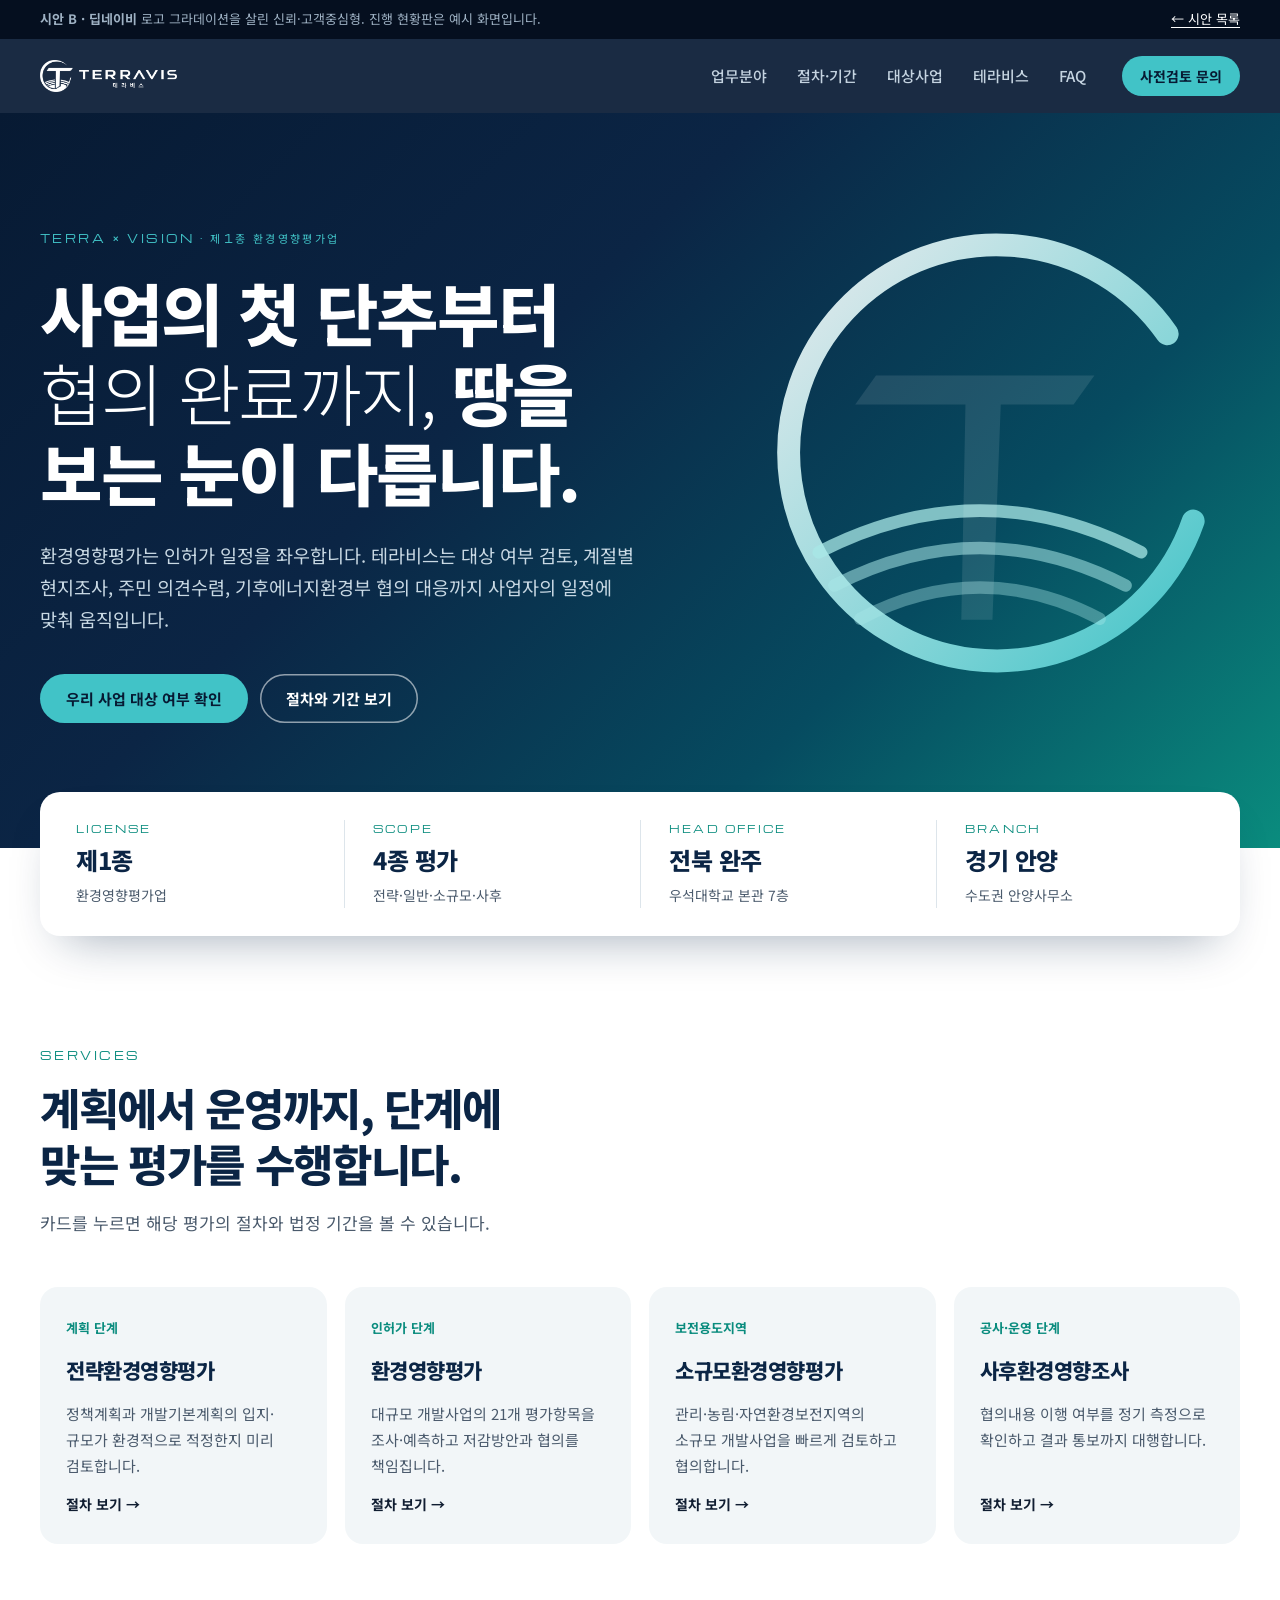
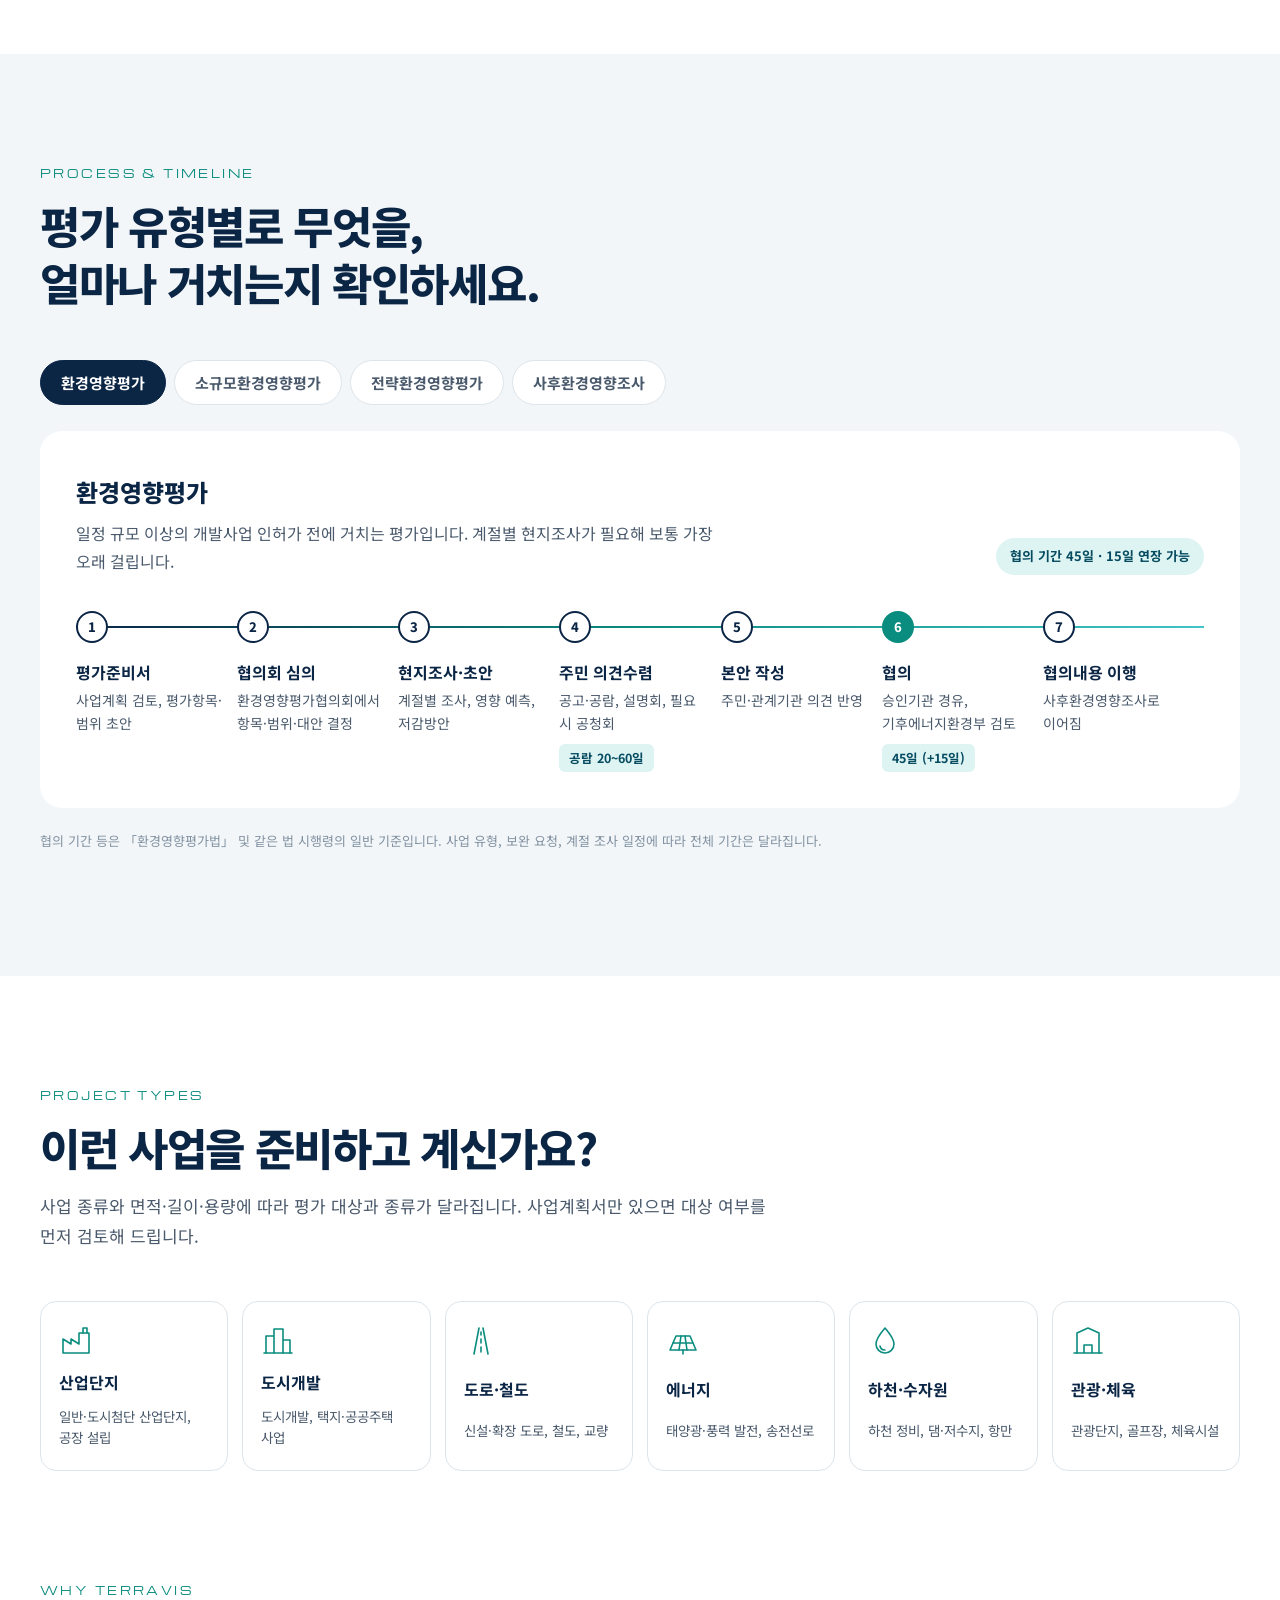
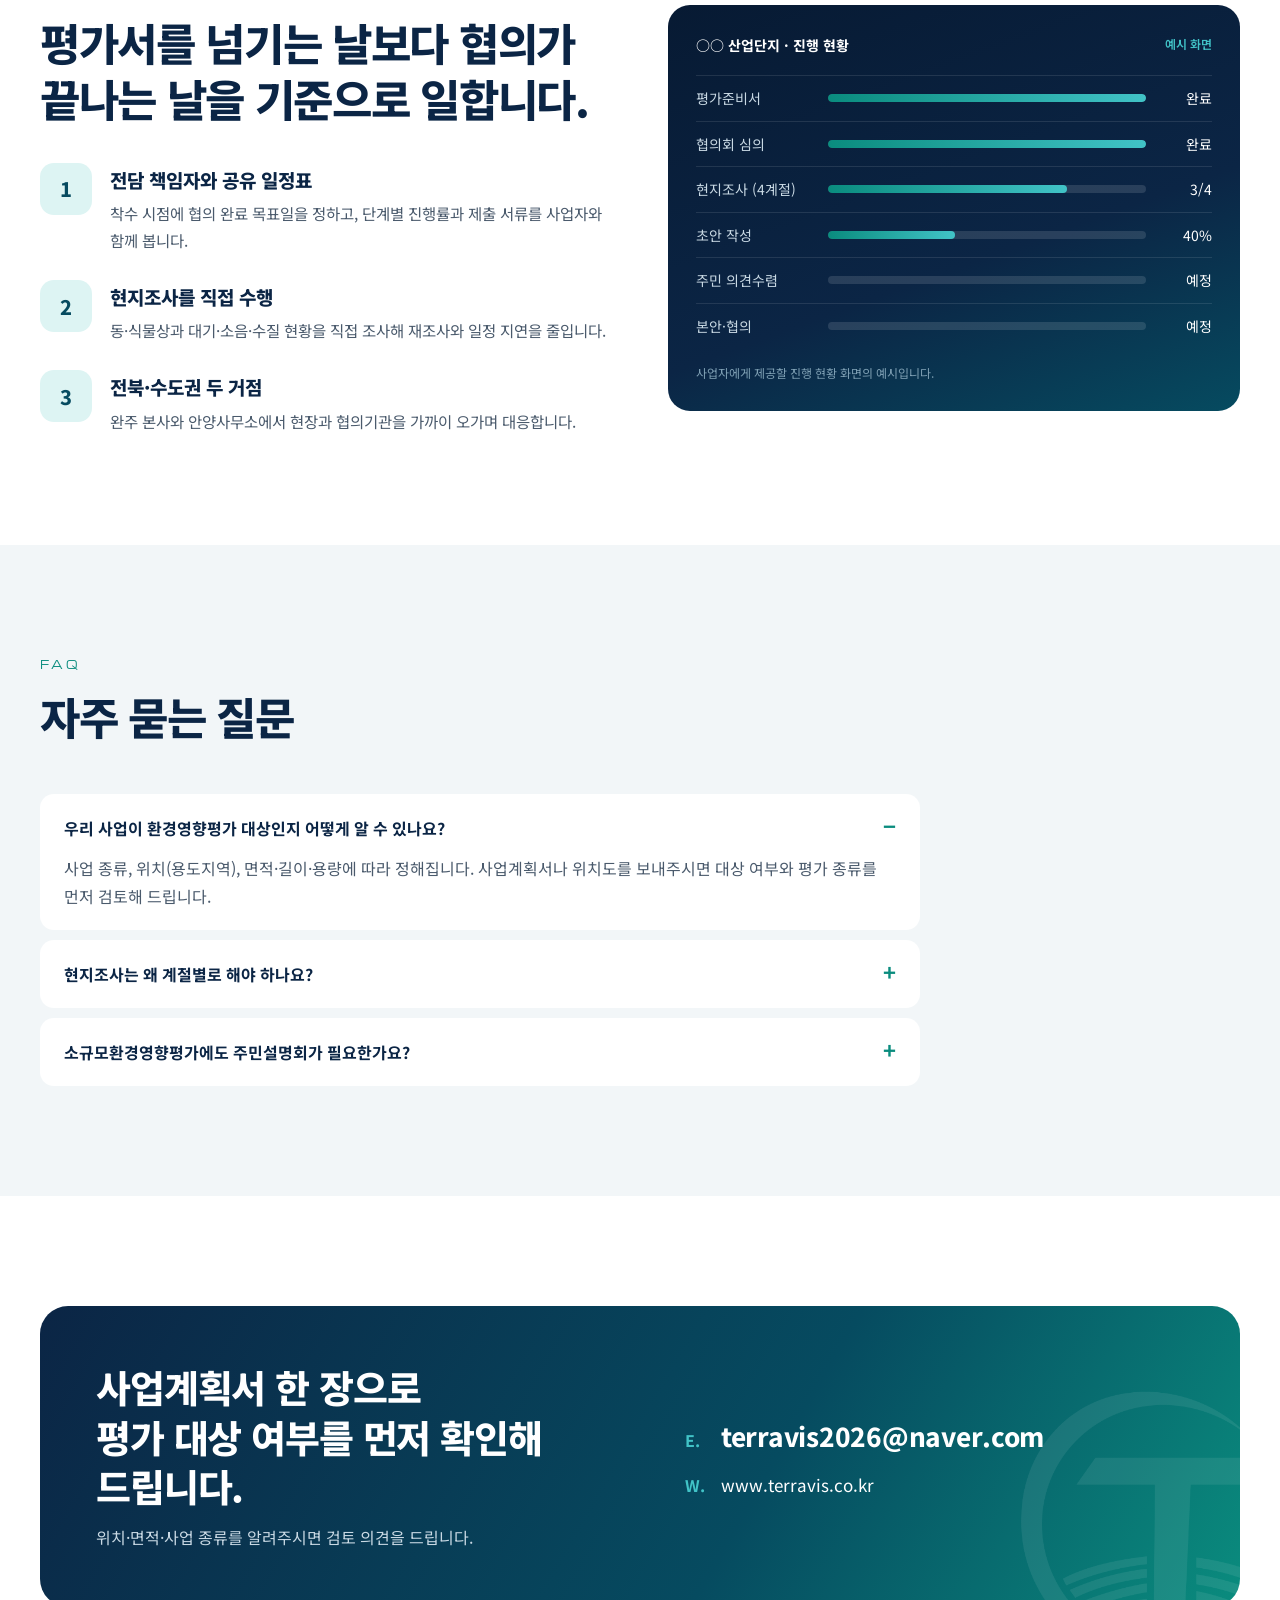
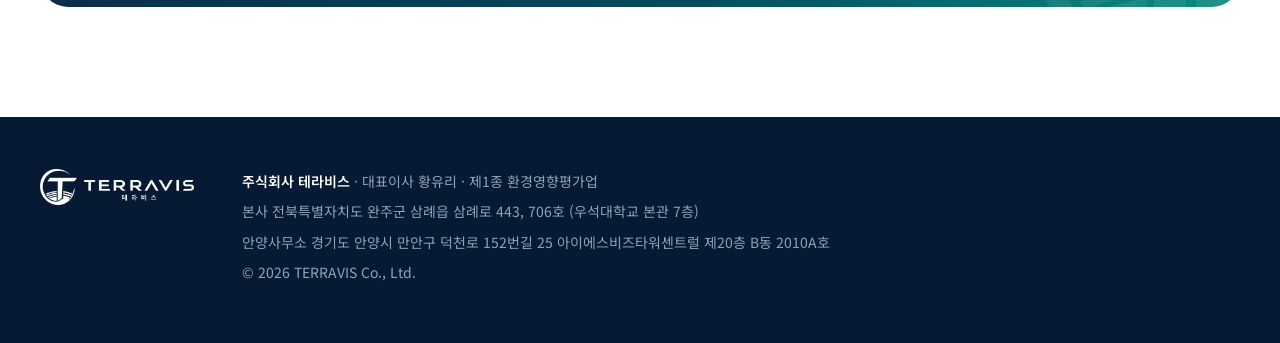
<file: drafts/b-navy.html>
<!doctype html>
<html lang="ko">
<head>
<meta charset="utf-8">
<meta name="viewport" content="width=device-width, initial-scale=1, viewport-fit=cover">
<meta name="claude:viewport-fit-sides" content="cover">
<title>테라비스 시안 B</title>
<link rel="preconnect" href="https://fonts.googleapis.com">
<link rel="preconnect" href="https://fonts.gstatic.com" crossorigin>
<link rel="stylesheet" href="https://fonts.googleapis.com/css2?family=Michroma&family=Noto+Sans+KR:wght@300;400;500;700;800;900&display=swap">
<style>
/* Layout: 로고 심볼의 남색→청록 대각선 그라데이션을 히어로 전체에 깔고, 심볼 속 곡선 밭고랑을 대형 그래픽으로 확장. 본문은 흰 바탕 카드, 핵심은 평가 유형별 절차·기간 탭. */
:root{
  --navy:#0B2545; --navy-d:#071A33; --deep:#064B60; --teal:#0A8C7E; --teal-2:#008D84; --aqua:#41C3C7; --aqua-2:#A8E8E7;
  --bg:#FFFFFF; --bg-2:#F2F6F8; --ink:#101D31; --ink-2:#4A5A6C; --ink-3:#8292A2; --line:#DDE5EB;
  --f:Pretendard,"Noto Sans KR","Apple SD Gothic Neo","Malgun Gothic",sans-serif;
  --f-en:"Michroma","Noto Sans KR",sans-serif;
  color-scheme:light;
}
*{box-sizing:border-box}
html{scroll-behavior:smooth}
@media (prefers-reduced-motion:reduce){html{scroll-behavior:auto}*{animation:none!important;transition:none!important}}
body{margin:0;background:var(--bg);color:var(--ink);font:400 16px/1.75 var(--f);word-break:keep-all;-webkit-font-smoothing:antialiased}
body::before{content:"";position:fixed;inset:0 0 auto;height:env(safe-area-inset-top,0px);z-index:30;background:var(--navy-d)}
a{color:inherit}
img{max-width:100%;display:block}
:focus-visible{outline:3px solid var(--aqua);outline-offset:3px}
.wrap{max-width:1240px;margin:0 auto;padding-left:max(20px,env(safe-area-inset-left,0px));padding-right:max(20px,env(safe-area-inset-right,0px))}
h1,h2,h3{margin:0;text-wrap:balance}
.en{font-family:var(--f-en);font-size:11px;letter-spacing:.22em;text-transform:uppercase}

.draft{background:#050F1F;color:#9FB2C4;font-size:13px}
.draft .wrap{display:flex;justify-content:space-between;gap:12px;padding-block:8px;flex-wrap:wrap}
.draft a{color:#fff;text-underline-offset:3px}

header.site{position:sticky;top:env(safe-area-inset-top,0px);z-index:20;background:rgba(7,26,51,.92);backdrop-filter:blur(10px);color:#fff}
header.site .wrap{display:flex;align-items:center;gap:36px;height:74px}
header.site .logo img{height:32px;width:auto}
nav.main{display:flex;gap:30px;margin-left:auto;font-size:15px;font-weight:500}
nav.main a{text-decoration:none;color:#C4D3E0}
nav.main a:hover{color:#fff}
.btn{display:inline-flex;align-items:center;justify-content:center;gap:8px;padding:14px 26px;border-radius:999px;font:700 15px var(--f);text-decoration:none;border:0;cursor:pointer;transition:transform .15s,background .2s}
.btn:hover{transform:translateY(-1px)}
.btn.aqua{background:var(--aqua);color:var(--navy-d)}
.btn.aqua:hover{background:var(--aqua-2)}
.btn.line{box-shadow:inset 0 0 0 1.5px rgba(255,255,255,.55);color:#fff;background:transparent}
.btn.navy{background:var(--navy);color:#fff}
header .btn{padding:10px 18px;font-size:14px}

/* hero */
.hero{position:relative;overflow:hidden;color:#fff;background:linear-gradient(135deg,var(--navy-d) 0%,var(--navy) 38%,var(--deep) 70%,var(--teal) 100%)}
.hero .wrap{position:relative;z-index:2;display:grid;grid-template-columns:1.1fr 1fr;gap:40px;align-items:center;padding-block:96px 112px}
.hero .en{color:var(--aqua)}
.hero h1{font-size:clamp(36px,5.4vw,68px);line-height:1.18;font-weight:800;letter-spacing:-.035em;margin:22px 0 0}
.hero h1 span{font-weight:300}
.hero p{font-size:clamp(16px,1.6vw,18.5px);color:#C9D9E4;max-width:34em;margin:26px 0 38px}
.hero .ctas{display:flex;gap:12px;flex-wrap:wrap}
.lines{width:100%;max-width:520px;justify-self:end;aspect-ratio:1;position:relative}
.lines svg{width:100%;height:100%;overflow:visible}
.lines .draw{stroke-dasharray:1400;stroke-dashoffset:1400;animation:draw 2.2s cubic-bezier(.3,.6,.2,1) forwards}
.lines .draw:nth-of-type(2){animation-delay:.15s}.lines .draw:nth-of-type(3){animation-delay:.3s}.lines .draw:nth-of-type(4){animation-delay:.45s}
@keyframes draw{to{stroke-dashoffset:0}}

/* facts */
.facts{position:relative;z-index:3;margin-top:-56px}
.facts .box{background:#fff;border-radius:20px;box-shadow:0 24px 50px -24px rgba(11,37,69,.4);display:grid;grid-template-columns:repeat(4,1fr);padding:28px 8px}
.fact{padding:0 28px;border-left:1px solid var(--line);display:grid;gap:2px}
.fact:first-child{border-left:0}
.fact .en{font-size:10px;color:var(--teal)}
.fact b{font-size:clamp(19px,2vw,24px);font-weight:800;color:var(--navy);letter-spacing:-.02em}
.fact span{font-size:14px;color:var(--ink-2)}

section{padding-block:110px}
.head{max-width:760px;margin-bottom:50px}
.head .en{color:var(--teal);display:block;margin-bottom:14px}
.head h2{font-size:clamp(28px,3.6vw,44px);line-height:1.28;font-weight:800;letter-spacing:-.03em;color:var(--navy)}
.head p{color:var(--ink-2);font-size:17px;margin:16px 0 0}

/* services */
.cards{display:grid;grid-template-columns:repeat(4,1fr);gap:18px}
.card{border-radius:18px;padding:30px 26px 28px;background:var(--bg-2);display:flex;flex-direction:column;gap:12px;cursor:pointer;transition:background .25s,color .25s;border:0;text-align:left;font:inherit;color:inherit}
.card:hover,.card:focus-visible{background:linear-gradient(135deg,var(--navy),var(--deep));color:#fff}
.card:hover p,.card:hover .stage,.card:focus-visible p,.card:focus-visible .stage{color:#C9D9E4}
.card:hover h3,.card:focus-visible h3{color:#fff}
.card .stage{font-size:13px;font-weight:700;color:var(--teal)}
.card h3{font-size:21px;font-weight:800;letter-spacing:-.02em;color:var(--navy)}
.card p{margin:0;color:var(--ink-2);font-size:15px;flex:1}
.card .more{font-size:14px;font-weight:700}

/* procedure */
.proc{background:var(--bg-2)}
.tabs{display:flex;gap:8px;flex-wrap:wrap;margin-bottom:26px}
.tab{font:700 15px var(--f);padding:11px 20px;border-radius:999px;border:1.5px solid var(--line);background:#fff;color:var(--ink-2);cursor:pointer}
.tab[aria-selected="true"]{background:var(--navy);border-color:var(--navy);color:#fff}
.panel{background:#fff;border-radius:22px;padding:40px 36px 36px}
.summary{display:flex;justify-content:space-between;gap:20px;flex-wrap:wrap;align-items:flex-end;margin-bottom:36px}
.summary h3{font-size:24px;font-weight:800;color:var(--navy)}
.summary p{margin:6px 0 0;color:var(--ink-2);max-width:40em}
.badge{font-size:13px;font-weight:700;color:var(--deep);background:#DDF4F3;padding:7px 14px;border-radius:999px;white-space:nowrap}
.timeline{display:grid;grid-auto-flow:column;grid-auto-columns:1fr;position:relative}
.timeline::before{content:"";position:absolute;left:0;right:0;top:15px;height:2px;background:linear-gradient(90deg,var(--navy),var(--teal),var(--aqua))}
.tl{position:relative;padding-right:14px}
.tl .dot{width:32px;height:32px;border-radius:50%;background:#fff;border:2px solid var(--navy);display:grid;place-items:center;font-size:13px;font-weight:800;color:var(--navy);position:relative;margin-bottom:18px}
.tl.key .dot{background:var(--teal);border-color:var(--teal);color:#fff}
.tl h4{margin:0 0 6px;font-size:16px;font-weight:700;line-height:1.4;color:var(--navy)}
.tl p{margin:0;font-size:14px;color:var(--ink-2);line-height:1.6}
.tl .days{display:inline-block;margin-top:10px;font-size:12.5px;font-weight:700;color:var(--deep);background:#DDF4F3;padding:3px 10px;border-radius:6px}
.legal{font-size:13px;color:var(--ink-3);margin-top:22px}

/* industries */
.ind{display:grid;grid-template-columns:repeat(6,1fr);gap:14px}
.ind div{border:1.5px solid var(--line);border-radius:16px;padding:22px 18px;display:grid;gap:10px}
.ind svg{width:34px;height:34px;stroke:var(--teal);fill:none;stroke-width:1.6;stroke-linecap:round;stroke-linejoin:round}
.ind b{font-size:16px;font-weight:700;color:var(--navy)}
.ind span{font-size:13.5px;color:var(--ink-2);line-height:1.55}

/* why */
.why{display:grid;grid-template-columns:1fr 1fr;gap:56px;align-items:center}
.points{display:grid;gap:26px}
.pt{display:grid;grid-template-columns:52px 1fr;gap:18px}
.pt i{width:52px;height:52px;border-radius:14px;background:#DDF4F3;display:grid;place-items:center;font-style:normal;font-weight:800;color:var(--deep);font-size:20px}
.pt h3{font-size:19px;font-weight:800;margin-bottom:4px;color:var(--navy)}
.pt p{margin:0;color:var(--ink-2);font-size:15.5px}
.board{background:linear-gradient(160deg,var(--navy-d),var(--navy) 60%,var(--deep));border-radius:22px;padding:28px;color:#C9D9E4;font-size:14px}
.board .top{display:flex;justify-content:space-between;color:#fff;font-weight:700;margin-bottom:18px;gap:12px}
.board .top span{font-size:12px;color:var(--aqua);font-weight:600;white-space:nowrap}
.row{display:grid;grid-template-columns:120px 1fr 54px;gap:12px;align-items:center;padding:10px 0;border-top:1px solid rgba(255,255,255,.1)}
.bar{height:8px;border-radius:9px;background:rgba(255,255,255,.12);overflow:hidden}
.bar i{display:block;height:100%;background:linear-gradient(90deg,var(--teal),var(--aqua));border-radius:9px}
.row em{font-style:normal;text-align:right;color:#fff}
.board .cap{margin-top:14px;font-size:12px;color:#7FA0B4}

/* faq */
.faq{display:grid;gap:10px;max-width:880px}
details{background:#fff;border-radius:14px;padding:20px 24px}
summary{cursor:pointer;font-weight:700;color:var(--navy);list-style:none;display:flex;justify-content:space-between;gap:16px}
summary::-webkit-details-marker{display:none}
summary::after{content:"+";color:var(--teal);font-size:22px;line-height:1}
details[open] summary::after{content:"−"}
details p{margin:12px 0 0;color:var(--ink-2)}

/* cta */
.cta{background:linear-gradient(120deg,var(--navy),var(--deep) 60%,var(--teal));color:#fff;border-radius:28px;padding:56px;display:grid;grid-template-columns:1.1fr 1fr;gap:40px;align-items:center;position:relative;overflow:hidden}
.cta::after{content:"";position:absolute;right:-60px;bottom:-60px;width:280px;height:280px;background:url(assets/mark-white.webp) center/contain no-repeat;opacity:.08}
.cta h2{font-size:clamp(26px,3.2vw,38px);font-weight:800;letter-spacing:-.03em;line-height:1.3}
.cta p{color:#C9D9E4;margin:12px 0 0}
.cta dl{margin:0;display:grid;gap:12px;position:relative;z-index:1}
.cta dl div{display:grid;grid-template-columns:28px 1fr;gap:8px;align-items:baseline}
.cta dt{font-weight:700;color:var(--aqua)}
.cta dd{margin:0;font-size:17px;user-select:all}
.cta dd.big{font-size:clamp(24px,3vw,32px);font-weight:800;letter-spacing:-.01em}

footer.site{background:var(--navy-d);color:#8EA3B6;font-size:14px;margin-top:110px}
footer.site .wrap{padding-block:52px;display:grid;grid-template-columns:auto 1fr;gap:48px}
footer.site img{height:36px;width:auto}
footer.site p{margin:0 0 6px}
footer.site b{color:#fff;font-weight:600}

@media (max-width:1040px){
  nav.main{display:none} header .btn{margin-left:auto}
  .hero .wrap{grid-template-columns:1fr;padding-block:72px 110px}
  .lines{max-width:320px;justify-self:start;order:-1;margin-bottom:-10px}
  .cards{grid-template-columns:1fr 1fr}
  .ind{grid-template-columns:repeat(3,1fr)}
  .why,.cta{grid-template-columns:1fr}
  .facts .box{grid-template-columns:1fr 1fr;row-gap:22px}
  .fact:nth-child(3){border-left:0}
  .timeline{grid-auto-flow:row;grid-auto-columns:auto;gap:22px}
  .timeline::before{left:15px;right:auto;top:0;bottom:0;width:2px;height:auto;background:linear-gradient(180deg,var(--navy),var(--teal),var(--aqua))}
  .tl{display:grid;grid-template-columns:32px 1fr;column-gap:18px;padding:0}
  .tl .dot{margin:0;grid-row:span 3}
  footer.site .wrap{grid-template-columns:1fr;gap:20px}
}
@media (max-width:600px){
  section{padding-block:76px}
  .lines{max-width:220px}
  header.site .logo img{height:26px}
  .cards,.ind{grid-template-columns:1fr}
  .ind div{grid-template-columns:34px 1fr;column-gap:14px}
  .ind svg{grid-row:span 2}
  .facts .box{grid-template-columns:1fr}
  .fact{border-left:0;padding:0 20px}
  .panel{padding:28px 20px}
  .cta{padding:36px 24px}
  .row{grid-template-columns:96px 1fr 44px}
}
</style>
</head>
<body>

<div class="draft"><div class="wrap">
  <span><b>시안 B · 딥네이비</b> 로고 그라데이션을 살린 신뢰·고객중심형. 진행 현황판은 예시 화면입니다.</span>
  <a href="index.html">← 시안 목록</a>
</div></div>

<header class="site"><div class="wrap">
  <a class="logo" href="#top" aria-label="테라비스 홈"><img src="assets/logo-horizontal-white.webp" alt="TERRAVIS 테라비스" width="1959" height="459"></a>
  <nav class="main" aria-label="주 메뉴">
    <a href="#services">업무분야</a><a href="#procedure">절차·기간</a><a href="#industries">대상사업</a><a href="#why">테라비스</a><a href="#faq">FAQ</a>
  </nav>
  <a class="btn aqua" href="#contact">사전검토 문의</a>
</div></header>

<main id="top">
<section class="hero" style="padding:0"><div class="wrap">
  <div>
    <span class="en">Terra × Vision · 제1종 환경영향평가업</span>
    <h1>사업의 첫 단추부터 <span>협의 완료까지,</span> 땅을 보는 눈이 다릅니다.</h1>
    <p>환경영향평가는 인허가 일정을 좌우합니다. 테라비스는 대상 여부 검토, 계절별 현지조사, 주민 의견수렴, 기후에너지환경부 협의 대응까지 사업자의 일정에 맞춰 움직입니다.</p>
    <div class="ctas"><a class="btn aqua" href="#contact">우리 사업 대상 여부 확인</a><a class="btn line" href="#procedure">절차와 기간 보기</a></div>
  </div>
  <div class="lines" aria-hidden="true">
    <svg viewBox="0 0 500 500" fill="none">
      <defs><linearGradient id="lg" x1="0" y1="0" x2="1" y2="1"><stop stop-color="#FFFFFF" stop-opacity=".9"/><stop offset="1" stop-color="#41C3C7"/></linearGradient></defs>
      <path class="draw" d="M430 120 A200 200 0 1 0 455 300" stroke="url(#lg)" stroke-width="22" stroke-linecap="round"/>
      <path class="draw" d="M95 330 Q250 250 405 330" stroke="#A8E8E7" stroke-opacity=".75" stroke-width="12" stroke-linecap="round"/>
      <path class="draw" d="M110 362 Q250 290 390 362" stroke="#A8E8E7" stroke-opacity=".55" stroke-width="12" stroke-linecap="round"/>
      <path class="draw" d="M135 394 Q250 334 365 394" stroke="#A8E8E7" stroke-opacity=".38" stroke-width="12" stroke-linecap="round"/>
      <path d="M150 160 H360 L340 188 H270 L262 395 H232 L236 188 H130Z" fill="#FFFFFF" fill-opacity=".1"/>
    </svg>
  </div>
</div></section>

<div class="facts"><div class="wrap"><div class="box">
  <div class="fact"><span class="en">License</span><b>제1종</b><span>환경영향평가업</span></div>
  <div class="fact"><span class="en">Scope</span><b>4종 평가</b><span>전략·일반·소규모·사후</span></div>
  <div class="fact"><span class="en">Head Office</span><b>전북 완주</b><span>우석대학교 본관 7층</span></div>
  <div class="fact"><span class="en">Branch</span><b>경기 안양</b><span>수도권 안양사무소</span></div>
</div></div></div>

<section id="services"><div class="wrap">
  <div class="head">
    <span class="en">Services</span>
    <h2>계획에서 운영까지, 단계에 맞는 평가를 수행합니다.</h2>
    <p>카드를 누르면 해당 평가의 절차와 법정 기간을 볼 수 있습니다.</p>
  </div>
  <div class="cards">
    <button class="card" data-k="sea"><span class="stage">계획 단계</span><h3>전략환경영향평가</h3><p>정책계획과 개발기본계획의 입지·규모가 환경적으로 적정한지 미리 검토합니다.</p><span class="more">절차 보기 →</span></button>
    <button class="card" data-k="eia"><span class="stage">인허가 단계</span><h3>환경영향평가</h3><p>대규모 개발사업의 21개 평가항목을 조사·예측하고 저감방안과 협의를 책임집니다.</p><span class="more">절차 보기 →</span></button>
    <button class="card" data-k="small"><span class="stage">보전용도지역</span><h3>소규모환경영향평가</h3><p>관리·농림·자연환경보전지역의 소규모 개발사업을 빠르게 검토하고 협의합니다.</p><span class="more">절차 보기 →</span></button>
    <button class="card" data-k="post"><span class="stage">공사·운영 단계</span><h3>사후환경영향조사</h3><p>협의내용 이행 여부를 정기 측정으로 확인하고 결과 통보까지 대행합니다.</p><span class="more">절차 보기 →</span></button>
  </div>
</div></section>

<section id="procedure" class="proc"><div class="wrap">
  <div class="head">
    <span class="en">Process &amp; Timeline</span>
    <h2>평가 유형별로 무엇을, 얼마나 거치는지 확인하세요.</h2>
  </div>
  <div class="tabs" role="tablist" aria-label="평가 유형">
    <button class="tab" role="tab" id="tab-eia" aria-selected="true" data-k="eia">환경영향평가</button>
    <button class="tab" role="tab" id="tab-small" aria-selected="false" data-k="small">소규모환경영향평가</button>
    <button class="tab" role="tab" id="tab-sea" aria-selected="false" data-k="sea">전략환경영향평가</button>
    <button class="tab" role="tab" id="tab-post" aria-selected="false" data-k="post">사후환경영향조사</button>
  </div>
  <div class="panel" role="tabpanel" id="panel">
    <div class="summary"><div><h3 id="p-title"></h3><p id="p-desc"></p></div><span class="badge" id="p-badge"></span></div>
    <div class="timeline" id="p-steps"></div>
  </div>
  <p class="legal">협의 기간 등은 「환경영향평가법」 및 같은 법 시행령의 일반 기준입니다. 사업 유형, 보완 요청, 계절 조사 일정에 따라 전체 기간은 달라집니다.</p>
</div></section>

<section id="industries"><div class="wrap">
  <div class="head">
    <span class="en">Project Types</span>
    <h2>이런 사업을 준비하고 계신가요?</h2>
    <p>사업 종류와 면적·길이·용량에 따라 평가 대상과 종류가 달라집니다. 사업계획서만 있으면 대상 여부를 먼저 검토해 드립니다.</p>
  </div>
  <div class="ind">
    <div><svg viewBox="0 0 34 34"><path d="M4 29V15l8 5v-5l8 5V9h10v20Z"/><path d="M24 9V4h4v5"/></svg><b>산업단지</b><span>일반·도시첨단 산업단지, 공장 설립</span></div>
    <div><svg viewBox="0 0 34 34"><path d="M5 29V12h8v17M13 29V5h9v24M22 29V16h7v13"/><path d="M3 29h28"/></svg><b>도시개발</b><span>도시개발, 택지·공공주택 사업</span></div>
    <div><svg viewBox="0 0 34 34"><path d="M10 30 15 4M24 30 19 4"/><path d="M17 8v3M17 15v4M17 23v5"/></svg><b>도로·철도</b><span>신설·확장 도로, 철도, 교량</span></div>
    <div><svg viewBox="0 0 34 34"><path d="M4 26 10 12h14l6 14Z"/><path d="M7 19h20M15 12l-2 14M19 12l2 14"/><path d="M17 26v4"/></svg><b>에너지</b><span>태양광·풍력 발전, 송전선로</span></div>
    <div><svg viewBox="0 0 34 34"><path d="M17 4c-6 7-9 12-9 16a9 9 0 0 0 18 0c0-4-3-9-9-16Z"/><path d="M12 22a5 5 0 0 0 5 4"/></svg><b>하천·수자원</b><span>하천 정비, 댐·저수지, 항만</span></div>
    <div><svg viewBox="0 0 34 34"><path d="M6 29V9l11-5 11 5v20"/><path d="M13 29v-8h8v8M3 29h28"/></svg><b>관광·체육</b><span>관광단지, 골프장, 체육시설</span></div>
  </div>
</div></section>

<section id="why" style="padding-top:0"><div class="wrap">
  <div class="why">
    <div>
      <div class="head" style="margin-bottom:36px">
        <span class="en">Why Terravis</span>
        <h2>평가서를 넘기는 날보다 협의가 끝나는 날을 기준으로 일합니다.</h2>
      </div>
      <div class="points">
        <div class="pt"><i>1</i><div><h3>전담 책임자와 공유 일정표</h3><p>착수 시점에 협의 완료 목표일을 정하고, 단계별 진행률과 제출 서류를 사업자와 함께 봅니다.</p></div></div>
        <div class="pt"><i>2</i><div><h3>현지조사를 직접 수행</h3><p>동·식물상과 대기·소음·수질 현황을 직접 조사해 재조사와 일정 지연을 줄입니다.</p></div></div>
        <div class="pt"><i>3</i><div><h3>전북·수도권 두 거점</h3><p>완주 본사와 안양사무소에서 현장과 협의기관을 가까이 오가며 대응합니다.</p></div></div>
      </div>
    </div>
    <div class="board" aria-label="사업자용 진행 현황판 예시">
      <div class="top">○○ 산업단지 · 진행 현황 <span>예시 화면</span></div>
      <div class="row"><span>평가준비서</span><div class="bar"><i style="width:100%"></i></div><em>완료</em></div>
      <div class="row"><span>협의회 심의</span><div class="bar"><i style="width:100%"></i></div><em>완료</em></div>
      <div class="row"><span>현지조사 (4계절)</span><div class="bar"><i style="width:75%"></i></div><em>3/4</em></div>
      <div class="row"><span>초안 작성</span><div class="bar"><i style="width:40%"></i></div><em>40%</em></div>
      <div class="row"><span>주민 의견수렴</span><div class="bar"><i style="width:0"></i></div><em>예정</em></div>
      <div class="row"><span>본안·협의</span><div class="bar"><i style="width:0"></i></div><em>예정</em></div>
      <div class="cap">사업자에게 제공할 진행 현황 화면의 예시입니다.</div>
    </div>
  </div>
</div></section>

<section id="faq" class="proc"><div class="wrap">
  <div class="head"><span class="en">FAQ</span><h2>자주 묻는 질문</h2></div>
  <div class="faq">
    <details open><summary>우리 사업이 환경영향평가 대상인지 어떻게 알 수 있나요?</summary><p>사업 종류, 위치(용도지역), 면적·길이·용량에 따라 정해집니다. 사업계획서나 위치도를 보내주시면 대상 여부와 평가 종류를 먼저 검토해 드립니다.</p></details>
    <details><summary>현지조사는 왜 계절별로 해야 하나요?</summary><p>양서류 번식기, 철새 도래기처럼 계절마다 확인할 수 있는 생물과 환경이 다르기 때문입니다. 평가 범위에 따라 필요한 조사 시기가 정해집니다.</p></details>
    <details><summary>소규모환경영향평가에도 주민설명회가 필요한가요?</summary><p>소규모환경영향평가는 주민 의견수렴 절차 없이 평가서를 작성해 협의를 요청합니다. 환경영향평가와 전략환경영향평가(개발기본계획)는 공고·공람과 설명회를 거칩니다.</p></details>
  </div>
</div></section>

<section id="contact" style="padding-bottom:0"><div class="wrap">
  <div class="cta">
    <div>
      <h2>사업계획서 한 장으로<br>평가 대상 여부를 먼저 확인해 드립니다.</h2>
      <p>위치·면적·사업 종류를 알려주시면 검토 의견을 드립니다.</p>
    </div>
    <dl>
      <div><dt>E.</dt><dd class="big" style="font-size:clamp(20px,2.4vw,26px)">terravis2026@naver.com</dd></div>
      <div><dt>W.</dt><dd>www.terravis.co.kr</dd></div>
    </dl>
  </div>
</div></section>
</main>

<footer class="site"><div class="wrap">
  <img src="assets/logo-horizontal-white.webp" alt="TERRAVIS 테라비스" width="1959" height="459">
  <div>
    <p><b>주식회사 테라비스</b> · 대표이사 황유리 · 제1종 환경영향평가업</p>
    <p>본사 전북특별자치도 완주군 삼례읍 삼례로 443, 706호 (우석대학교 본관 7층)</p>
    <p>안양사무소 경기도 안양시 만안구 덕천로 152번길 25 아이에스비즈타워센트럴 제20층 B동 2010A호</p>
    <p>© 2026 TERRAVIS Co., Ltd.</p>
  </div>
</div></footer>

<script>
(function(){
  const D={
    eia:{t:'환경영향평가',d:'일정 규모 이상의 개발사업 인허가 전에 거치는 평가입니다. 계절별 현지조사가 필요해 보통 가장 오래 걸립니다.',b:'협의 기간 45일 · 15일 연장 가능',
      s:[['평가준비서','사업계획 검토, 평가항목·범위 초안'],['협의회 심의','환경영향평가협의회에서 항목·범위·대안 결정'],['현지조사·초안','계절별 조사, 영향 예측, 저감방안'],['주민 의견수렴','공고·공람, 설명회, 필요 시 공청회','공람 20~60일'],['본안 작성','주민·관계기관 의견 반영'],['협의','승인기관 경유, 기후에너지환경부 검토','45일 (+15일)',1],['협의내용 이행','사후환경영향조사로 이어짐']]},
    small:{t:'소규모환경영향평가',d:'보전이 필요한 지역의 소규모 개발사업이 대상입니다. 주민 의견수렴 절차 없이 평가서 작성 후 바로 협의를 요청합니다.',b:'협의 기간 30일 · 10일 연장 가능',
      s:[['대상 여부 검토','용도지역·사업 면적 확인'],['현황조사','입지 주변 생태·생활환경 조사'],['평가서 작성','영향 예측과 저감방안'],['협의 요청','승인기관을 통해 협의기관에 제출'],['협의','검토 및 보완 대응','30일 (+10일)',1],['협의내용 이행','인허가 조건 반영·관리']]},
    sea:{t:'전략환경영향평가',d:'행정계획을 수립할 때 거치는 평가입니다. 아래는 개발기본계획 기준이며, 정책계획은 주민 의견수렴 절차가 다릅니다.',b:'개발기본계획 기준',
      s:[['평가준비서','계획 내용과 대안 정리'],['협의회 심의','평가항목·범위·대안 결정'],['초안 작성','입지·규모 적정성 검토'],['주민 의견수렴','공고·공람, 설명회'],['본안 작성','의견 반영'],['협의','기후에너지환경부 검토',null,1],['계획 반영','협의 결과를 계획에 반영']]},
    post:{t:'사후환경영향조사',d:'협의를 마친 사업이 공사·운영 중 협의내용을 지키고 있는지 확인하는 조사입니다. 사업 기간 내내 이어집니다.',b:'공사·운영 기간 동안 정기 수행',
      s:[['협의내용 정리','이행 의무와 조사 항목 목록화'],['조사계획 수립','지점·주기·방법 확정'],['정기 측정·조사','계절별 대기·소음·수질·생태','공사 기간',1],['결과서 작성','기준 초과 여부 분석'],['결과 통보','승인기관·기후에너지환경부 통보'],['저감대책 보완','미흡 사항 개선 지원']]}
  };
  const tabs=[...document.querySelectorAll('.tab')];
  function show(k){
    const x=D[k];
    tabs.forEach(t=>t.setAttribute('aria-selected',t.dataset.k===k));
    document.getElementById('panel').setAttribute('aria-labelledby','tab-'+k);
    document.getElementById('p-title').textContent=x.t;
    document.getElementById('p-desc').textContent=x.d;
    document.getElementById('p-badge').textContent=x.b;
    document.getElementById('p-steps').innerHTML=x.s.map((s,i)=>`<div class="tl${s[3]?' key':''}"><div class="dot">${i+1}</div><h4>${s[0]}</h4><p>${s[1]}</p>${s[2]?`<span class="days">${s[2]}</span>`:''}</div>`).join('');
  }
  tabs.forEach(t=>t.addEventListener('click',()=>show(t.dataset.k)));
  document.querySelectorAll('.card').forEach(c=>c.addEventListener('click',()=>{show(c.dataset.k);document.getElementById('procedure').scrollIntoView();}));
  show('eia');
})();
</script>
</body>
</html>
</file>
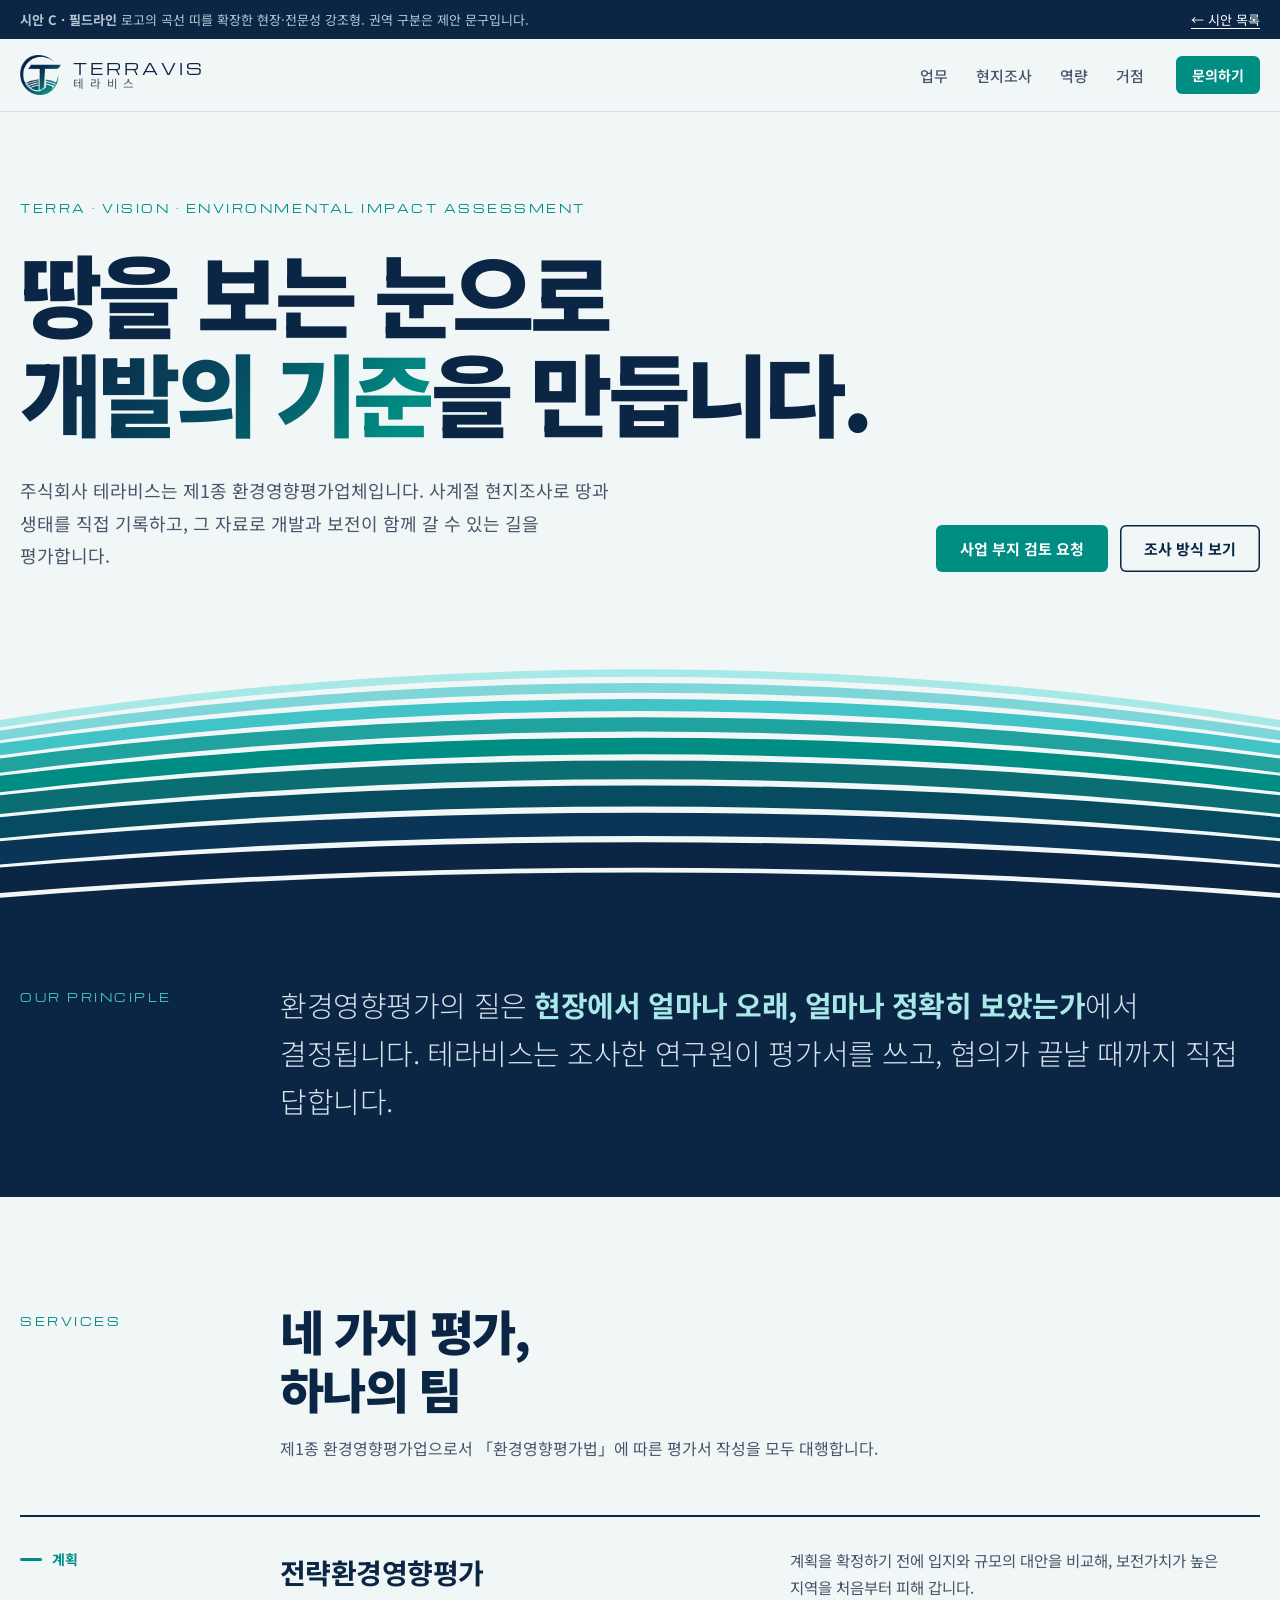
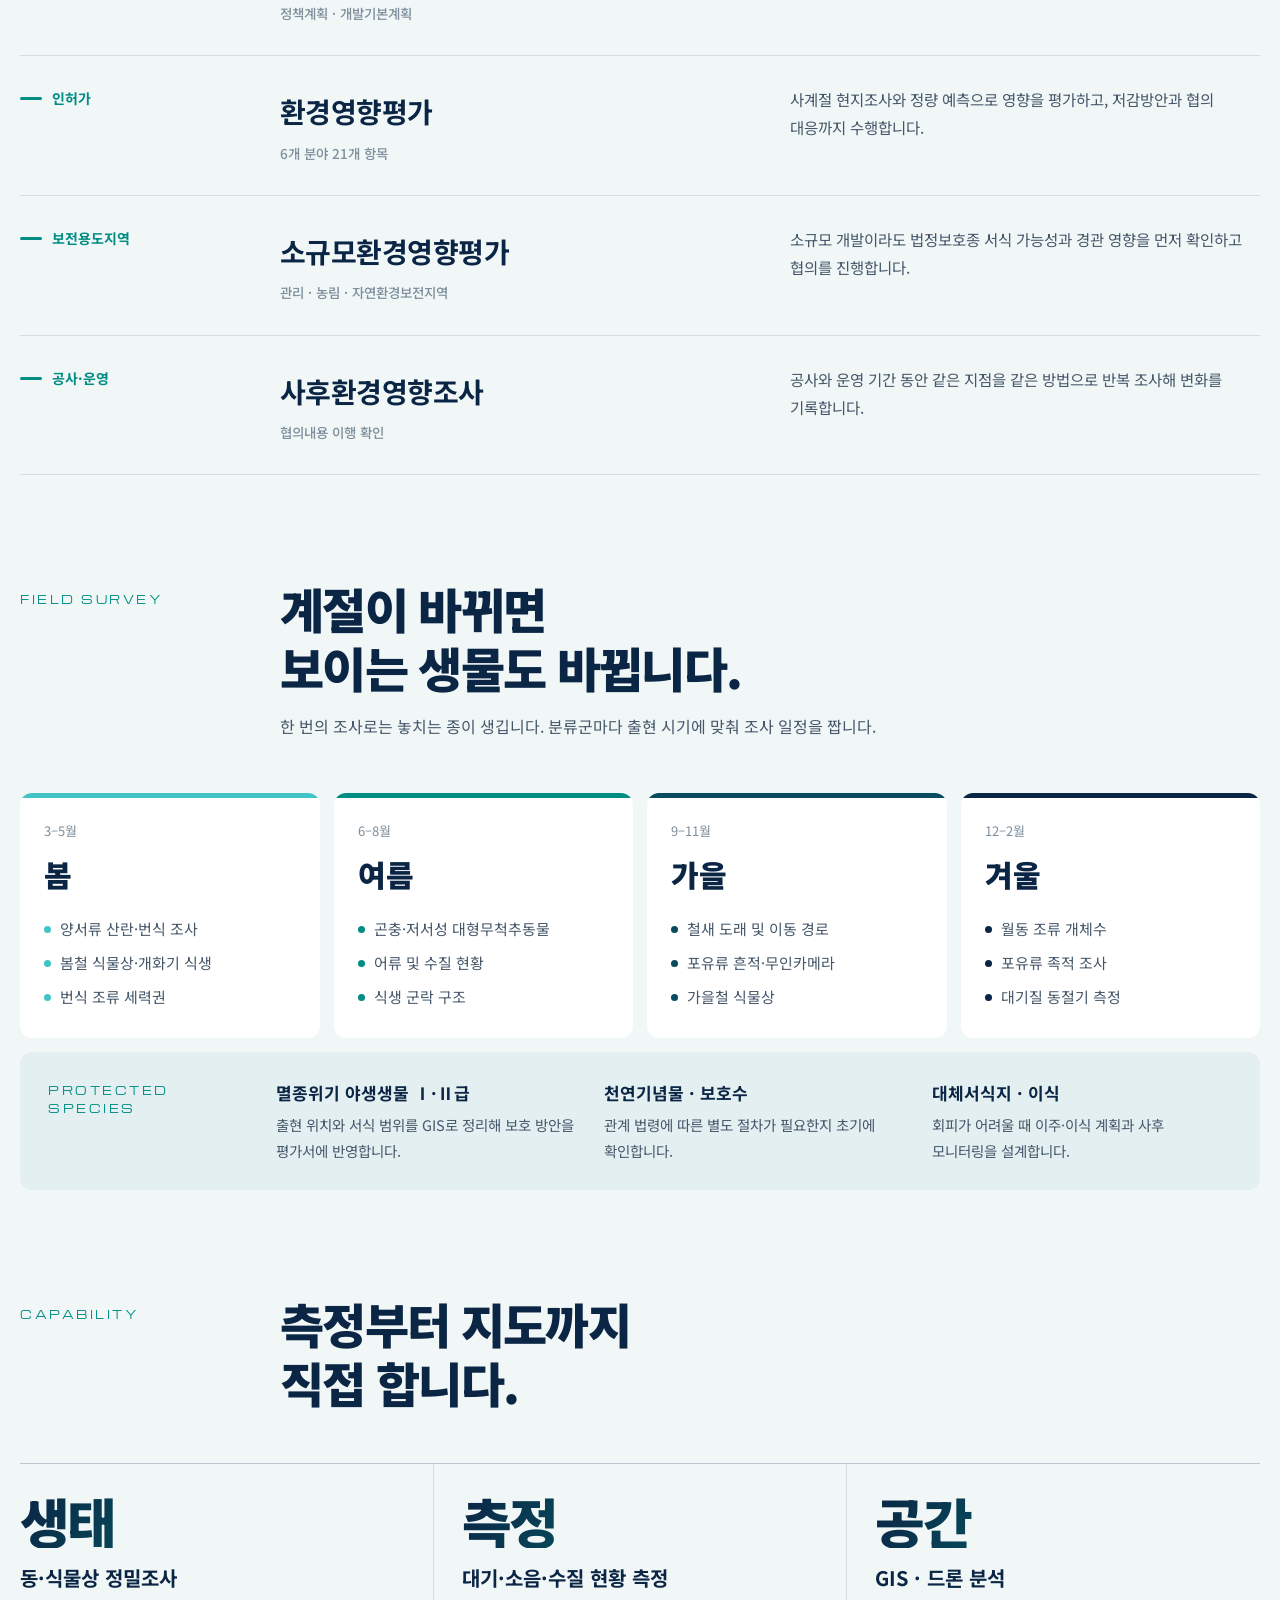
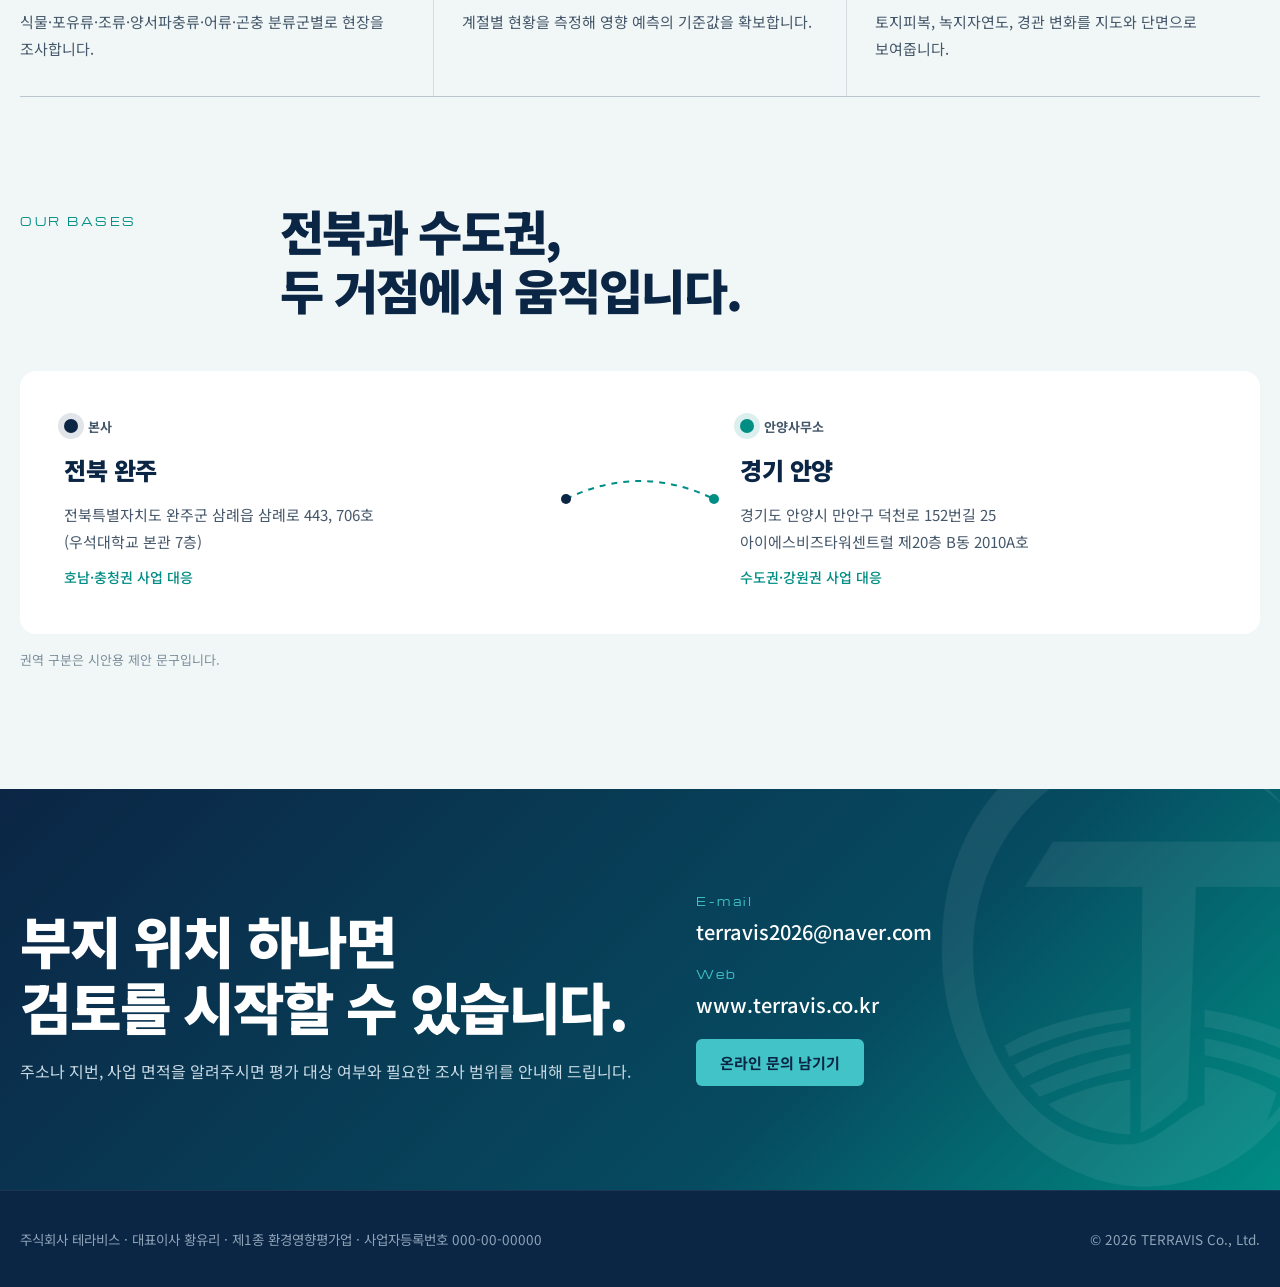
<file: drafts/c-field.html>
<!doctype html>
<html lang="ko">
<head>
<meta charset="utf-8">
<meta name="viewport" content="width=device-width, initial-scale=1, viewport-fit=cover">
<meta name="claude:viewport-fit-sides" content="cover">
<title>테라비스 시안 C</title>
<link rel="preconnect" href="https://fonts.googleapis.com">
<link rel="preconnect" href="https://fonts.gstatic.com" crossorigin>
<link rel="stylesheet" href="https://fonts.googleapis.com/css2?family=Michroma&family=Noto+Sans+KR:wght@300;400;500;700;900&display=swap">
<style>
/* Layout: 로고 심볼 아래쪽의 곡선 밭고랑 띠를 화면 폭 전체의 대형 그래픽으로 펼친 현장형. 연한 아쿠아 바탕, 큰 굵은 제목, 좌측 라벨 열 + 우측 본문 열. */
:root{
  --bg:#F1F7F7; --bg-2:#E3EFF0; --card:#FFFFFF;
  --navy:#0B2545; --ink:#101D31; --ink-2:#45576A; --ink-3:#7D8E9C;
  --deep:#064B60; --teal:#008D84; --aqua:#41C3C7; --aqua-2:#A8E8E7;
  --line:rgba(11,37,69,.12);
  --f:Pretendard,"Noto Sans KR","Apple SD Gothic Neo","Malgun Gothic",sans-serif;
  --f-en:"Michroma","Noto Sans KR",sans-serif;
  color-scheme:light;
}
*{box-sizing:border-box}
html{scroll-behavior:smooth}
@media (prefers-reduced-motion:reduce){html{scroll-behavior:auto}}
body{margin:0;background:var(--bg);color:var(--ink);font:400 16px/1.8 var(--f);word-break:keep-all;-webkit-font-smoothing:antialiased}
body::before{content:"";position:fixed;inset:0 0 auto;height:env(safe-area-inset-top,0px);z-index:30;background:var(--bg)}
a{color:inherit}
img{max-width:100%;display:block}
:focus-visible{outline:2px solid var(--teal);outline-offset:3px}
.wrap{max-width:1280px;margin:0 auto;padding-left:max(20px,env(safe-area-inset-left,0px));padding-right:max(20px,env(safe-area-inset-right,0px))}
h1,h2,h3{margin:0;text-wrap:balance;color:var(--navy)}
.en{font-family:var(--f-en);font-size:10.5px;letter-spacing:.24em;text-transform:uppercase;color:var(--teal)}

.draft{background:var(--navy);color:#B5C6D6;font-size:13px}
.draft .wrap{display:flex;justify-content:space-between;gap:12px;padding-block:8px;flex-wrap:wrap}
.draft a{color:#fff;text-underline-offset:3px}

header.site{position:sticky;top:env(safe-area-inset-top,0px);z-index:20;background:rgba(241,247,247,.9);backdrop-filter:blur(10px);border-bottom:1px solid var(--line)}
header.site .wrap{display:flex;align-items:center;height:72px;gap:32px}
header.site .logo{display:flex;align-items:center;gap:12px;text-decoration:none}
header.site .logo img{height:40px;width:auto}
header.site .logo span{display:grid;line-height:1.15}
header.site .logo b{font-family:var(--f-en);font-weight:400;font-size:15px;letter-spacing:.2em;color:var(--navy)}
header.site .logo small{font-size:11.5px;letter-spacing:.5em;color:var(--ink-2)}
nav.main{display:flex;gap:28px;margin-left:auto;font-size:15px;font-weight:500}
nav.main a{text-decoration:none;color:var(--ink-2)}
nav.main a:hover{color:var(--teal)}
.btn{display:inline-flex;align-items:center;gap:10px;padding:13px 24px;font:700 15px var(--f);text-decoration:none;border-radius:6px;border:0;cursor:pointer;background:var(--teal);color:#fff;transition:background .2s}
.btn:hover{background:var(--deep)}
.btn.out{background:transparent;color:var(--navy);box-shadow:inset 0 0 0 1.5px var(--navy)}
.btn.out:hover{background:var(--navy);color:#fff}
header .btn{padding:9px 16px;font-size:14px}

/* hero */
.hero{position:relative;overflow:hidden}
.hero .wrap{position:relative;z-index:2;padding-block:88px 0}
.hero .en{display:block;margin-bottom:24px}
.hero h1{font-size:clamp(40px,7vw,96px);line-height:1.1;font-weight:900;letter-spacing:-.045em;max-width:11em}
.hero h1 .t{background:linear-gradient(120deg,var(--navy) 10%,var(--deep) 50%,var(--teal) 90%);-webkit-background-clip:text;background-clip:text;color:transparent}
.hero-row{display:grid;grid-template-columns:1fr auto;gap:40px;align-items:end;margin-top:34px}
.hero p{margin:0;color:var(--ink-2);font-size:18px;max-width:34em}
.hero .ctas{display:flex;gap:12px;flex-wrap:wrap}
.fields{display:block;width:100%;height:clamp(150px,22vw,300px);margin-top:56px}

/* statement */
.statement{background:var(--navy);color:#D6E2EC}
.statement .wrap{display:grid;grid-template-columns:220px 1fr;gap:40px;padding-block:72px}
.statement .en{color:var(--aqua);padding-top:8px}
.statement p{margin:0;font-size:clamp(20px,2.4vw,29px);line-height:1.65;font-weight:300;letter-spacing:-.015em}
.statement p b{font-weight:700;color:var(--aqua-2)}

section{padding-block:104px}
.sh{display:grid;grid-template-columns:220px 1fr;gap:40px;margin-bottom:52px}
.sh .en{padding-top:12px}
.sh h2{font-size:clamp(28px,3.8vw,48px);line-height:1.22;font-weight:900;letter-spacing:-.035em}
.sh p{color:var(--ink-2);margin:16px 0 0;max-width:38em}

/* services rows */
.rows{border-top:2px solid var(--navy)}
.srow{display:grid;grid-template-columns:220px 1fr 1fr;gap:40px;padding:30px 0;border-bottom:1px solid var(--line);align-items:start}
.srow .stage{font-size:14px;font-weight:700;color:var(--teal);display:flex;gap:10px;align-items:center}
.srow .stage::before{content:"";width:22px;height:3px;background:currentColor;border-radius:2px}
.srow h3{font-size:clamp(22px,2.4vw,28px);font-weight:700;letter-spacing:-.02em}
.srow h3 small{display:block;font-size:13.5px;font-weight:500;color:var(--ink-3);margin-top:4px;letter-spacing:0}
.srow p{margin:0;color:var(--ink-2);font-size:15.5px}

/* seasons */
.seasons{display:grid;grid-template-columns:repeat(4,1fr);gap:14px}
.season{background:var(--card);border-radius:12px;padding:26px 24px 28px;position:relative;overflow:hidden}
.season::before{content:"";position:absolute;inset:0 0 auto;height:5px;background:var(--c)}
.season .m{font-size:13px;color:var(--ink-3);font-variant-numeric:tabular-nums}
.season h3{font-size:30px;font-weight:900;margin:4px 0 14px}
.season ul{margin:0;padding:0;list-style:none;display:grid;gap:7px;font-size:15px;color:var(--ink-2)}
.season li{padding-left:16px;position:relative}
.season li::before{content:"";position:absolute;left:0;top:.75em;width:7px;height:7px;border-radius:50%;background:var(--c)}
.protect{margin-top:14px;background:var(--bg-2);border-radius:12px;padding:26px 28px;display:grid;grid-template-columns:200px repeat(3,1fr);gap:28px}
.protect .en{padding-top:4px}
.protect h4{margin:0 0 4px;font-size:17px;color:var(--navy)}
.protect p{margin:0;font-size:14.5px;color:var(--ink-2)}

/* capabilities */
.caps{display:grid;grid-template-columns:repeat(3,1fr);gap:1px;background:var(--line);border-block:1px solid var(--line)}
.cap{background:var(--bg);padding:30px 28px 34px 0;display:grid;gap:12px;align-content:start}
.cap+.cap{padding-left:28px}
.cap .k{font-size:54px;font-weight:900;line-height:1;letter-spacing:-.05em;background:linear-gradient(120deg,var(--navy),var(--teal));-webkit-background-clip:text;background-clip:text;color:transparent}
.cap h3{font-size:20px;font-weight:700}
.cap p{margin:0;color:var(--ink-2);font-size:15px}

/* bases */
.bases{background:var(--card);border-radius:16px;padding:44px;display:grid;grid-template-columns:1fr 160px 1fr;gap:20px;align-items:center}
.base{display:grid;gap:10px}
.base .pin{display:flex;gap:10px;align-items:center}
.base .pin i{width:14px;height:14px;border-radius:50%;background:var(--navy);box-shadow:0 0 0 6px rgba(11,37,69,.12)}
.base.sub .pin i{background:var(--teal);box-shadow:0 0 0 6px rgba(0,141,132,.14)}
.base .pin b{font-size:13px;font-weight:700;color:var(--ink-2)}
.base h3{font-size:24px;font-weight:900;letter-spacing:-.02em}
.base address{font-style:normal;color:var(--ink-2);font-size:15px;user-select:all}
.base .area{font-size:14px;color:var(--teal);font-weight:500}
.link svg{width:100%;height:60px}
.note{font-size:13px;color:var(--ink-3);margin-top:14px}

/* contact */
.contact{background:linear-gradient(135deg,var(--navy),var(--deep) 65%,var(--teal));color:#fff;position:relative;overflow:hidden}
.contact .wrap{display:grid;grid-template-columns:1.1fr 1fr;gap:56px;align-items:end;position:relative;z-index:1}
.contact h2{color:#fff;font-size:clamp(32px,4.4vw,56px);line-height:1.18;font-weight:900;letter-spacing:-.04em}
.contact p{color:#C9D9E4;margin:18px 0 0}
.contact dl{margin:0;display:grid;gap:16px}
.contact dt{font-family:var(--f-en);font-size:10.5px;letter-spacing:.24em;color:var(--aqua)}
.contact dd{margin:2px 0 0;font-size:20px;font-weight:500;user-select:all}
.contact .mark{position:absolute;right:-80px;top:-60px;width:420px;opacity:.07}

footer.site{background:var(--navy);color:#8EA3B6;font-size:13.5px;border-top:1px solid rgba(255,255,255,.08)}
footer.site .wrap{padding-block:36px;display:flex;justify-content:space-between;gap:20px;flex-wrap:wrap}

@media (max-width:1000px){
  nav.main{display:none} header .btn{margin-left:auto}
  .hero-row{grid-template-columns:1fr}
  .statement .wrap,.sh{grid-template-columns:1fr;gap:12px}
  .srow{grid-template-columns:1fr;gap:8px}
  .seasons{grid-template-columns:1fr 1fr}
  .protect{grid-template-columns:1fr 1fr}
  .protect .en{grid-column:1/-1}
  .caps{grid-template-columns:1fr}
  .cap,.cap+.cap{padding:26px 0}
  .bases{grid-template-columns:1fr;padding:30px 24px}
  .link svg{height:40px;transform:rotate(90deg);width:60px;justify-self:start}
  .contact .wrap{grid-template-columns:1fr;gap:36px}
}
@media (max-width:600px){
  section{padding-block:76px}
  .hero .wrap{padding-top:60px}
  .seasons,.protect{grid-template-columns:1fr}
  header.site .logo small{display:none}
}
</style>
</head>
<body>

<div class="draft"><div class="wrap">
  <span><b>시안 C · 필드라인</b> 로고의 곡선 띠를 확장한 현장·전문성 강조형. 권역 구분은 제안 문구입니다.</span>
  <a href="index.html">← 시안 목록</a>
</div></div>

<header class="site"><div class="wrap">
  <a class="logo" href="#top" aria-label="테라비스 홈"><img src="assets/mark.webp" alt="" width="472" height="459"><span><b>TERRAVIS</b><small>테라비스</small></span></a>
  <nav class="main" aria-label="주 메뉴">
    <a href="#work">업무</a><a href="#field">현지조사</a><a href="#capability">역량</a><a href="#bases">거점</a>
  </nav>
  <a class="btn" href="#contact">문의하기</a>
</div></header>

<main id="top">
<section class="hero" style="padding:0">
  <div class="wrap">
    <span class="en">Terra · Vision · Environmental Impact Assessment</span>
    <h1>땅을 보는 눈으로<br><span class="t">개발의 기준</span>을 만듭니다.</h1>
    <div class="hero-row">
      <p>주식회사 테라비스는 제1종 환경영향평가업체입니다. 사계절 현지조사로 땅과 생태를 직접 기록하고, 그 자료로 개발과 보전이 함께 갈 수 있는 길을 평가합니다.</p>
      <div class="ctas"><a class="btn" href="#contact">사업 부지 검토 요청</a><a class="btn out" href="#field">조사 방식 보기</a></div>
    </div>
  </div>
  <svg class="fields" id="fields" viewBox="0 0 1440 300" preserveAspectRatio="none" aria-hidden="true"></svg>
</section>

<div class="statement"><div class="wrap">
  <span class="en">Our Principle</span>
  <p>환경영향평가의 질은 <b>현장에서 얼마나 오래, 얼마나 정확히 보았는가</b>에서 결정됩니다. 테라비스는 조사한 연구원이 평가서를 쓰고, 협의가 끝날 때까지 직접 답합니다.</p>
</div></div>

<section id="work"><div class="wrap">
  <div class="sh"><span class="en">Services</span><div><h2>네 가지 평가,<br>하나의 팀</h2><p>제1종 환경영향평가업으로서 「환경영향평가법」에 따른 평가서 작성을 모두 대행합니다.</p></div></div>
  <div class="rows">
    <div class="srow"><span class="stage">계획</span><h3>전략환경영향평가<small>정책계획 · 개발기본계획</small></h3><p>계획을 확정하기 전에 입지와 규모의 대안을 비교해, 보전가치가 높은 지역을 처음부터 피해 갑니다.</p></div>
    <div class="srow"><span class="stage">인허가</span><h3>환경영향평가<small>6개 분야 21개 항목</small></h3><p>사계절 현지조사와 정량 예측으로 영향을 평가하고, 저감방안과 협의 대응까지 수행합니다.</p></div>
    <div class="srow"><span class="stage">보전용도지역</span><h3>소규모환경영향평가<small>관리 · 농림 · 자연환경보전지역</small></h3><p>소규모 개발이라도 법정보호종 서식 가능성과 경관 영향을 먼저 확인하고 협의를 진행합니다.</p></div>
    <div class="srow"><span class="stage">공사·운영</span><h3>사후환경영향조사<small>협의내용 이행 확인</small></h3><p>공사와 운영 기간 동안 같은 지점을 같은 방법으로 반복 조사해 변화를 기록합니다.</p></div>
  </div>
</div></section>

<section id="field" style="padding-top:0"><div class="wrap">
  <div class="sh"><span class="en">Field Survey</span><div><h2>계절이 바뀌면<br>보이는 생물도 바뀝니다.</h2><p>한 번의 조사로는 놓치는 종이 생깁니다. 분류군마다 출현 시기에 맞춰 조사 일정을 짭니다.</p></div></div>
  <div class="seasons">
    <div class="season" style="--c:var(--aqua)"><div class="m">3–5월</div><h3>봄</h3><ul><li>양서류 산란·번식 조사</li><li>봄철 식물상·개화기 식생</li><li>번식 조류 세력권</li></ul></div>
    <div class="season" style="--c:var(--teal)"><div class="m">6–8월</div><h3>여름</h3><ul><li>곤충·저서성 대형무척추동물</li><li>어류 및 수질 현황</li><li>식생 군락 구조</li></ul></div>
    <div class="season" style="--c:var(--deep)"><div class="m">9–11월</div><h3>가을</h3><ul><li>철새 도래 및 이동 경로</li><li>포유류 흔적·무인카메라</li><li>가을철 식물상</li></ul></div>
    <div class="season" style="--c:var(--navy)"><div class="m">12–2월</div><h3>겨울</h3><ul><li>월동 조류 개체수</li><li>포유류 족적 조사</li><li>대기질 동절기 측정</li></ul></div>
  </div>
  <div class="protect">
    <span class="en">Protected Species</span>
    <div><h4>멸종위기 야생생물 Ⅰ·Ⅱ급</h4><p>출현 위치와 서식 범위를 GIS로 정리해 보호 방안을 평가서에 반영합니다.</p></div>
    <div><h4>천연기념물 · 보호수</h4><p>관계 법령에 따른 별도 절차가 필요한지 초기에 확인합니다.</p></div>
    <div><h4>대체서식지 · 이식</h4><p>회피가 어려울 때 이주·이식 계획과 사후 모니터링을 설계합니다.</p></div>
  </div>
</div></section>

<section id="capability" style="padding-top:0"><div class="wrap">
  <div class="sh"><span class="en">Capability</span><div><h2>측정부터 지도까지<br>직접 합니다.</h2></div></div>
  <div class="caps">
    <div class="cap"><span class="k">생태</span><h3>동·식물상 정밀조사</h3><p>식물·포유류·조류·양서파충류·어류·곤충 분류군별로 현장을 조사합니다.</p></div>
    <div class="cap"><span class="k">측정</span><h3>대기·소음·수질 현황 측정</h3><p>계절별 현황을 측정해 영향 예측의 기준값을 확보합니다.</p></div>
    <div class="cap"><span class="k">공간</span><h3>GIS · 드론 분석</h3><p>토지피복, 녹지자연도, 경관 변화를 지도와 단면으로 보여줍니다.</p></div>
  </div>
</div></section>

<section id="bases" style="padding-top:0"><div class="wrap">
  <div class="sh"><span class="en">Our Bases</span><div><h2>전북과 수도권,<br>두 거점에서 움직입니다.</h2></div></div>
  <div class="bases">
    <div class="base">
      <div class="pin"><i></i><b>본사</b></div>
      <h3>전북 완주</h3>
      <address>전북특별자치도 완주군 삼례읍 삼례로 443, 706호<br>(우석대학교 본관 7층)</address>
      <span class="area">호남·충청권 사업 대응</span>
    </div>
    <div class="link" aria-hidden="true"><svg viewBox="0 0 160 60"><path d="M6 30 Q80 -6 154 30" fill="none" stroke="#008D84" stroke-width="2" stroke-dasharray="6 6"/><circle cx="6" cy="30" r="5" fill="#0B2545"/><circle cx="154" cy="30" r="5" fill="#008D84"/></svg></div>
    <div class="base sub">
      <div class="pin"><i></i><b>안양사무소</b></div>
      <h3>경기 안양</h3>
      <address>경기도 안양시 만안구 덕천로 152번길 25<br>아이에스비즈타워센트럴 제20층 B동 2010A호</address>
      <span class="area">수도권·강원권 사업 대응</span>
    </div>
  </div>
  <p class="note">권역 구분은 시안용 제안 문구입니다.</p>
</div></section>

<section id="contact" class="contact">
  <img class="mark" src="assets/mark-white.webp" alt="" width="472" height="459">
  <div class="wrap">
    <div>
      <h2>부지 위치 하나면<br>검토를 시작할 수 있습니다.</h2>
      <p>주소나 지번, 사업 면적을 알려주시면 평가 대상 여부와 필요한 조사 범위를 안내해 드립니다.</p>
    </div>
    <dl>
            <div><dt>E-mail</dt><dd>terravis2026@naver.com</dd></div>
      <div><dt>Web</dt><dd>www.terravis.co.kr</dd></div>
      <div><a class="btn" style="background:var(--aqua);color:var(--navy)" href="#contact">온라인 문의 남기기</a></div>
    </dl>
  </div>
</section>
</main>

<footer class="site"><div class="wrap">
  <span>주식회사 테라비스 · 대표이사 황유리 · 제1종 환경영향평가업 · 사업자등록번호 000-00-00000</span>
  <span>© 2026 TERRAVIS Co., Ltd.</span>
</div></footer>

<script>
(function(){
  // 로고 심볼의 곡선 밭고랑을 화면 폭으로 펼친 띠 그래픽
  const svg=document.getElementById('fields'),NS='http://www.w3.org/2000/svg';
  const cols=['#A8E8E7','#7FD6D8','#41C3C7','#20A39E','#008D84','#0A6E73','#064B60','#0B3557','#0B2545'];
  let y=70,html='',h=0;
  cols.forEach((c,i)=>{
    const t=8+i*2.4; h=80-i*5;
    html+=`<path d="M0 ${y+h*.35} Q720 ${y-h} 1440 ${y+h*.35} L1440 ${y+h*.35+t} Q720 ${y-h+t} 0 ${y+h*.35+t}Z" fill="${c}"/>`;
    y+=t+5;
  });
  html+=`<path d="M0 ${y+h*.35} Q720 ${y-h} 1440 ${y+h*.35} V300 H0Z" fill="#0B2545"/>`;
  svg.innerHTML=html;
})();
</script>
</body>
</html>
</file>
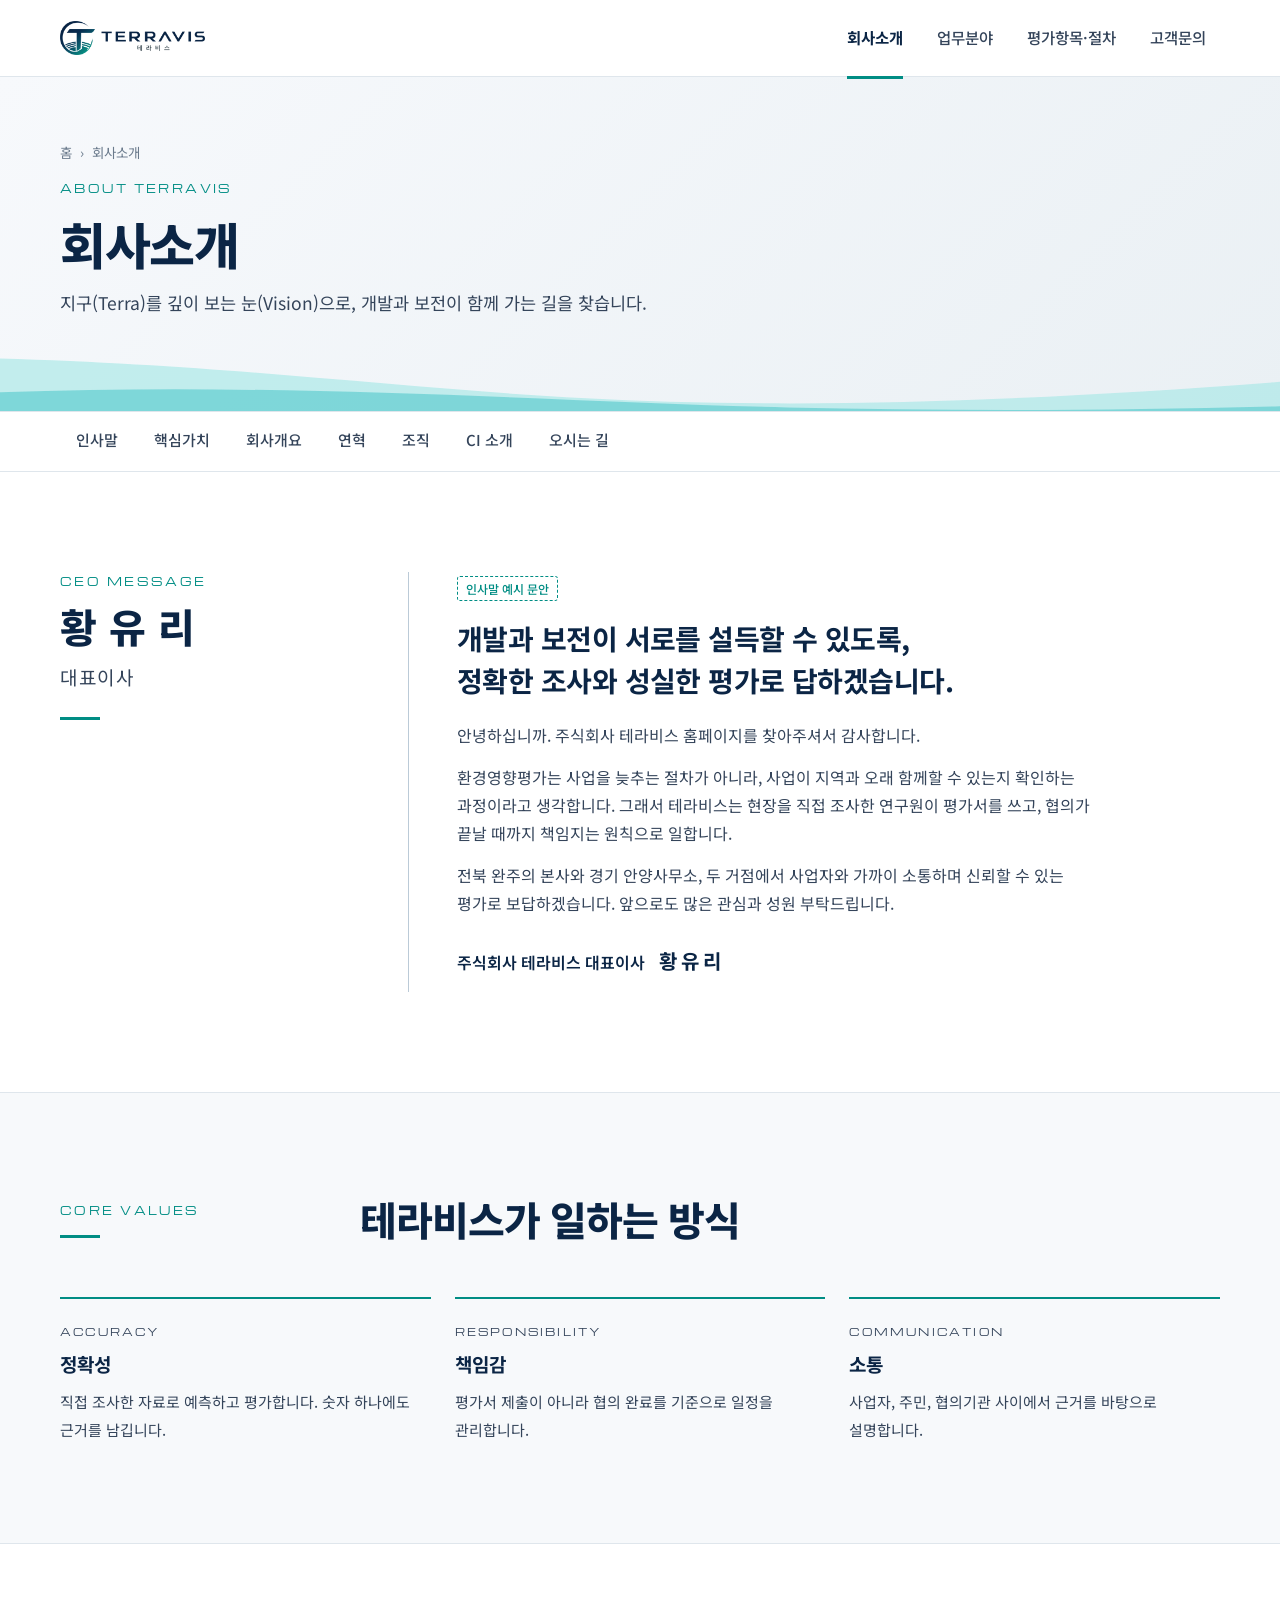
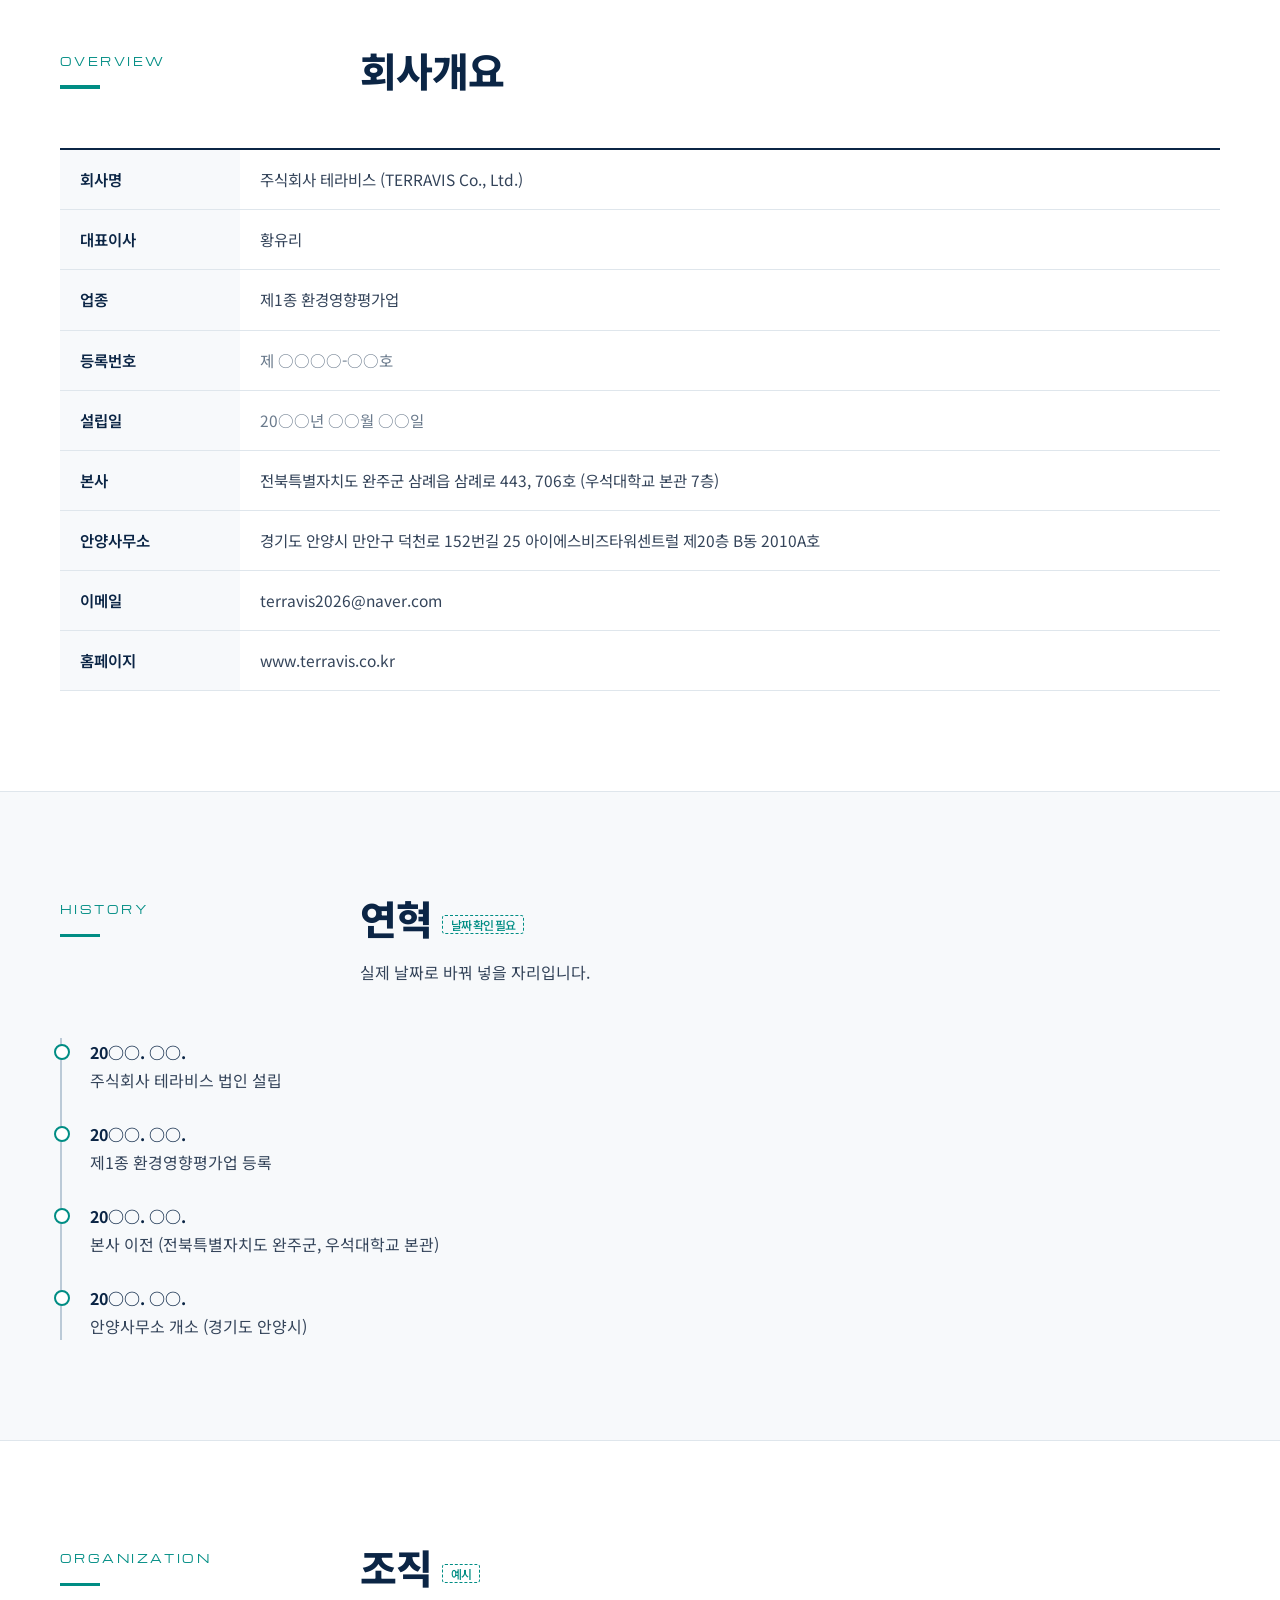
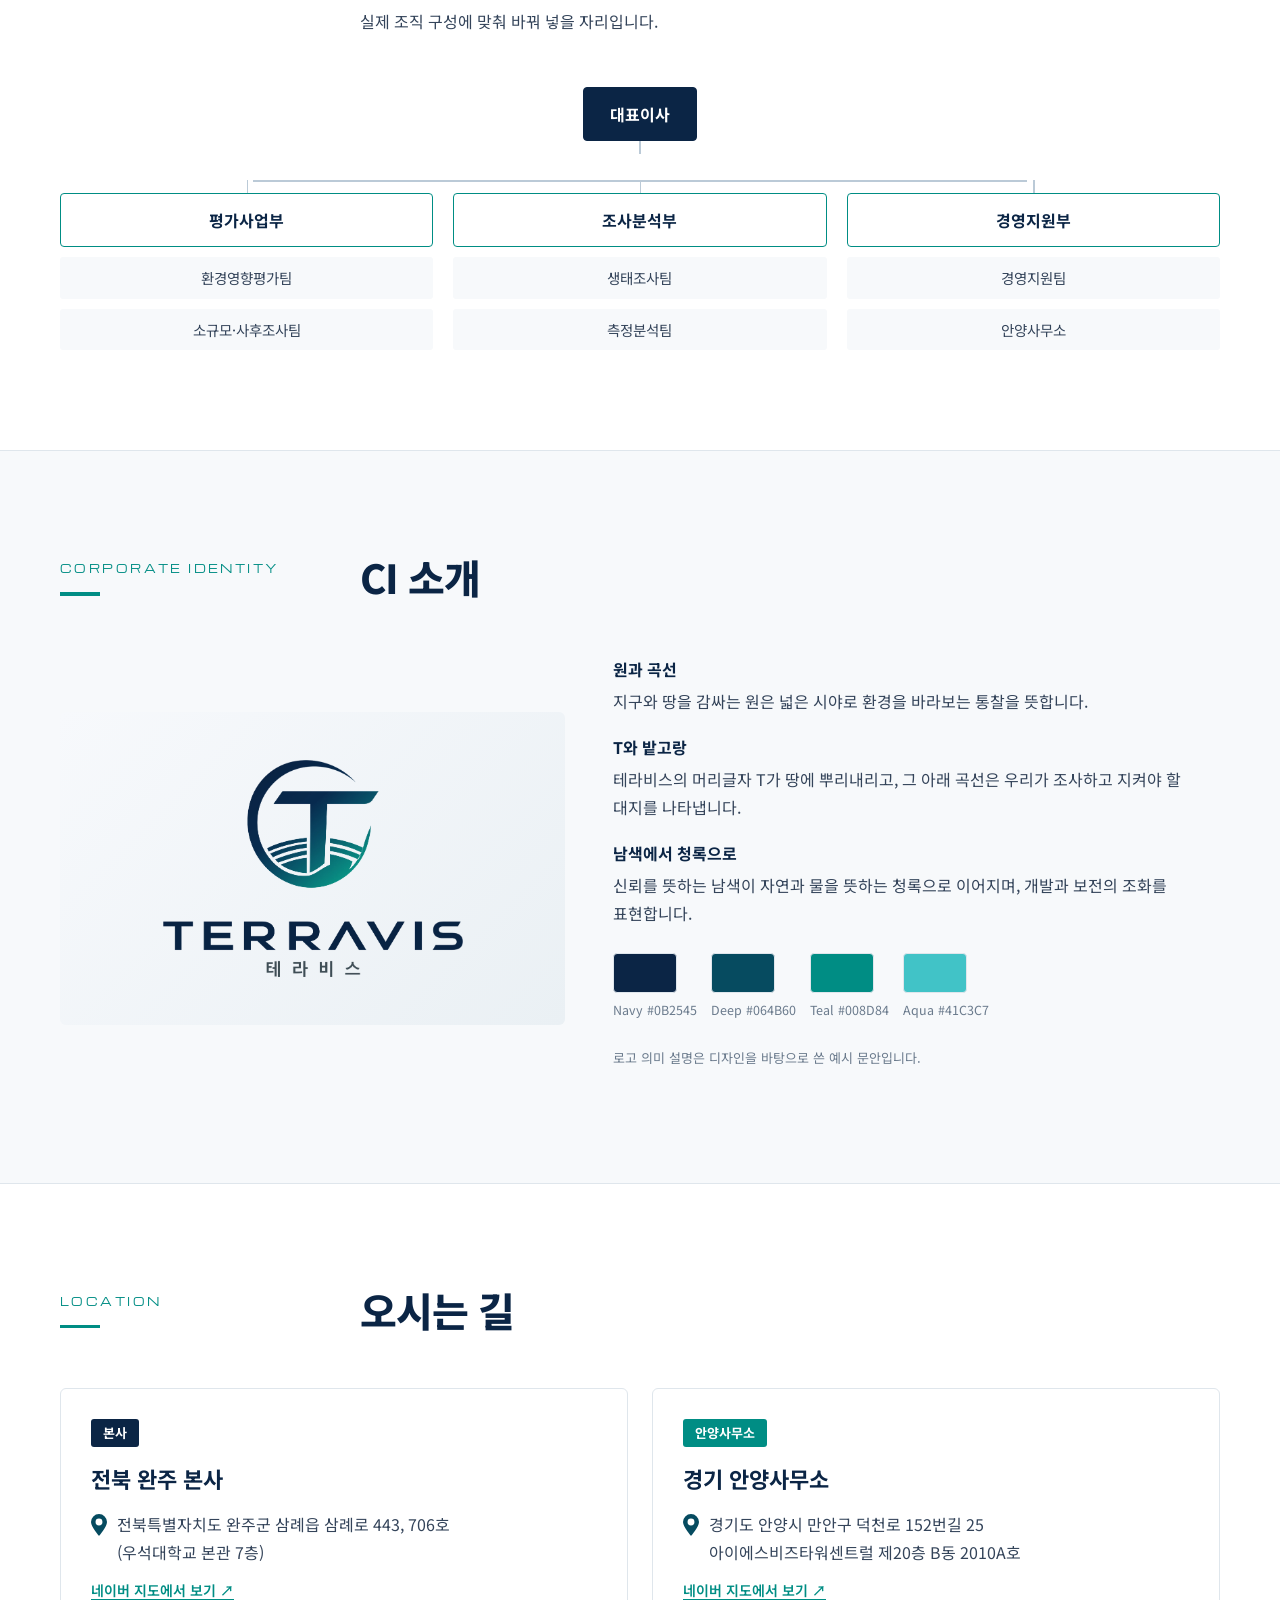
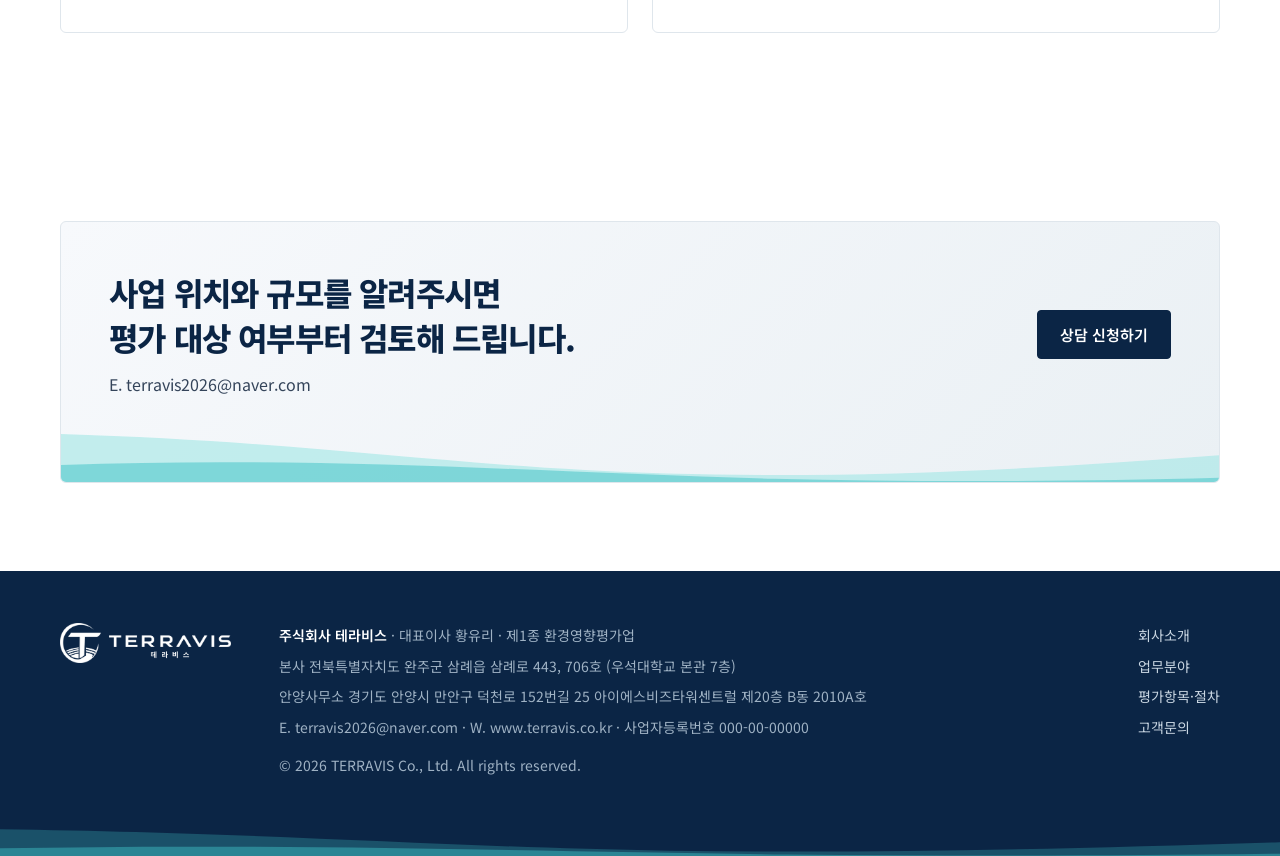
<file: site/about.html>
<!doctype html>
<html lang="ko">
<head>
<meta charset="utf-8">
<meta name="viewport" content="width=device-width, initial-scale=1, viewport-fit=cover">
<meta name="claude:viewport-fit-sides" content="cover">
<title>회사소개 | 테라비스</title>
<meta name="description" content="주식회사 테라비스 인사말, 핵심가치, 회사개요, 연혁, 조직, CI, 오시는 길">
<link rel="icon" href="assets/mark.webp" type="image/webp">
<link rel="preconnect" href="https://fonts.googleapis.com">
<link rel="preconnect" href="https://fonts.gstatic.com" crossorigin>
<link rel="stylesheet" href="https://fonts.googleapis.com/css2?family=Michroma&family=Noto+Sans+KR:wght@300;400;500;600;700;800&display=swap">
<link rel="stylesheet" href="css/style.css">
</head>
<body>
<a class="skip" href="#main">본문 바로가기</a>
<header class="site"><div class="wrap">
  <a class="logo" href="index.html" aria-label="테라비스 홈"><img src="assets/logo-horizontal.webp" alt="TERRAVIS 테라비스" width="1959" height="459"></a>
  <button class="menu" type="button" aria-label="메뉴 열기" aria-expanded="false" aria-controls="gnb"><span></span></button>
  <nav class="main" id="gnb" aria-label="주 메뉴">
    <a href="about.html" aria-current="page">회사소개</a>
    <a href="services.html">업무분야</a>
    <a href="process.html">평가항목·절차</a>
    <a href="contact.html">고객문의</a>
  </nav>
</div></header>
<main id="main">
<div class="pagehead"><div class="wrap">
  <div class="crumb"><a href="index.html">홈</a><span aria-hidden="true">›</span><span>회사소개</span></div>
  <span class="en">About Terravis</span>
  <h1>회사소개</h1>
  <p>지구(Terra)를 깊이 보는 눈(Vision)으로, 개발과 보전이 함께 가는 길을 찾습니다.</p>
</div><svg class="wave" viewBox="0 0 650 120" preserveAspectRatio="none" aria-hidden="true"><path d="M0 30 C140 44 220 92 340 104 C440 114 540 98 650 70 V120 H0Z" fill="#A8E8E7" opacity=".65"/><path d="M0 88 C150 70 280 104 400 114 C480 120 560 120 650 112 V120 H0Z" fill="#41C3C7" opacity=".52"/></svg></div><nav class="subnav" aria-label="페이지 내 메뉴"><div class="wrap"><a href="#greeting">인사말</a><a href="#values">핵심가치</a><a href="#overview">회사개요</a><a href="#history">연혁</a><a href="#organization">조직</a><a href="#ci">CI 소개</a><a href="#location">오시는 길</a></div></nav>
<section id="greeting"><div class="wrap">
  <div class="about-grid">
    <div class="ceo">
      <span class="en">CEO Message</span>
      <span class="name">황유리</span>
      <span class="role">대표이사</span>
      <span class="bar" style="margin-top:14px"></span>
    </div>
    <div class="vr" aria-hidden="true"></div>
    <div class="msg">
      <span class="sample">인사말 예시 문안</span>
      <h3>개발과 보전이 서로를 설득할 수 있도록,<br>정확한 조사와 성실한 평가로 답하겠습니다.</h3>
      <p>안녕하십니까. 주식회사 테라비스 홈페이지를 찾아주셔서 감사합니다.</p>
      <p>환경영향평가는 사업을 늦추는 절차가 아니라, 사업이 지역과 오래 함께할 수 있는지 확인하는 과정이라고 생각합니다. 그래서 테라비스는 현장을 직접 조사한 연구원이 평가서를 쓰고, 협의가 끝날 때까지 책임지는 원칙으로 일합니다.</p>
      <p>전북 완주의 본사와 경기 안양사무소, 두 거점에서 사업자와 가까이 소통하며 신뢰할 수 있는 평가로 보답하겠습니다. 앞으로도 많은 관심과 성원 부탁드립니다.</p>
      <p class="sign">주식회사 테라비스 대표이사 <b>황유리</b></p>
    </div>
  </div>
</div></section>

<section id="values" class="tint"><div class="wrap">
  <div class="sh">
    <div class="side"><span class="en">Core Values</span><span class="bar"></span></div>
    <div><h2>테라비스가 일하는 방식</h2></div>
  </div>
  <div class="values">
    <div><span class="en">Accuracy</span><b>정확성</b><span>직접 조사한 자료로 예측하고 평가합니다. 숫자 하나에도 근거를 남깁니다.</span></div>
    <div><span class="en">Responsibility</span><b>책임감</b><span>평가서 제출이 아니라 협의 완료를 기준으로 일정을 관리합니다.</span></div>
    <div><span class="en">Communication</span><b>소통</b><span>사업자, 주민, 협의기관 사이에서 근거를 바탕으로 설명합니다.</span></div>
  </div>
</div></section>

<section id="overview"><div class="wrap">
  <div class="sh">
    <div class="side"><span class="en">Overview</span><span class="bar"></span></div>
    <div><h2>회사개요</h2></div>
  </div>
  <table class="info">
    <tr><th scope="row">회사명</th><td>주식회사 테라비스 (TERRAVIS Co., Ltd.)</td></tr>
    <tr><th scope="row">대표이사</th><td>황유리</td></tr>
    <tr><th scope="row">업종</th><td>제1종 환경영향평가업</td></tr>
    <tr><th scope="row">등록번호</th><td class="tbd">제 ○○○○-○○호</td></tr>
    <tr><th scope="row">설립일</th><td class="tbd">20○○년 ○○월 ○○일</td></tr>
    <tr><th scope="row">본사</th><td>전북특별자치도 완주군 삼례읍 삼례로 443, 706호 (우석대학교 본관 7층)</td></tr>
    <tr><th scope="row">안양사무소</th><td>경기도 안양시 만안구 덕천로 152번길 25 아이에스비즈타워센트럴 제20층 B동 2010A호</td></tr>
    <tr><th scope="row">이메일</th><td>terravis2026@naver.com</td></tr>
    <tr><th scope="row">홈페이지</th><td>www.terravis.co.kr</td></tr>
  </table>
</div></section>

<section id="history" class="tint"><div class="wrap">
  <div class="sh">
    <div class="side"><span class="en">History</span><span class="bar"></span></div>
    <div><h2>연혁 <span class="sample">날짜 확인 필요</span></h2><p>실제 날짜로 바꿔 넣을 자리입니다.</p></div>
  </div>
  <ol class="history">
    <li><time>20○○. ○○.</time><span>주식회사 테라비스 법인 설립</span></li>
    <li><time>20○○. ○○.</time><span>제1종 환경영향평가업 등록</span></li>
    <li><time>20○○. ○○.</time><span>본사 이전 (전북특별자치도 완주군, 우석대학교 본관)</span></li>
    <li><time>20○○. ○○.</time><span>안양사무소 개소 (경기도 안양시)</span></li>
  </ol>
</div></section>

<section id="organization"><div class="wrap">
  <div class="sh">
    <div class="side"><span class="en">Organization</span><span class="bar"></span></div>
    <div><h2>조직 <span class="sample">예시</span></h2><p>실제 조직 구성에 맞춰 바꿔 넣을 자리입니다.</p></div>
  </div>
  <div class="org">
    <div class="node top">대표이사</div>
    <div class="stem" aria-hidden="true"></div>
    <div class="row">
      <div class="col"><div class="node">평가사업부</div><span class="team">환경영향평가팀</span><span class="team">소규모·사후조사팀</span></div>
      <div class="col"><div class="node">조사분석부</div><span class="team">생태조사팀</span><span class="team">측정분석팀</span></div>
      <div class="col"><div class="node">경영지원부</div><span class="team">경영지원팀</span><span class="team">안양사무소</span></div>
    </div>
  </div>
</div></section>

<section id="ci" class="tint"><div class="wrap">
  <div class="sh">
    <div class="side"><span class="en">Corporate Identity</span><span class="bar"></span></div>
    <div><h2>CI 소개</h2></div>
  </div>
  <div class="ci">
    <div class="logo-box"><img src="assets/logo-vertical.webp" alt="테라비스 세로형 로고" width="1774" height="1283"></div>
    <div>
      <dl>
        <div><dt>원과 곡선</dt><dd>지구와 땅을 감싸는 원은 넓은 시야로 환경을 바라보는 통찰을 뜻합니다.</dd></div>
        <div><dt>T와 밭고랑</dt><dd>테라비스의 머리글자 T가 땅에 뿌리내리고, 그 아래 곡선은 우리가 조사하고 지켜야 할 대지를 나타냅니다.</dd></div>
        <div><dt>남색에서 청록으로</dt><dd>신뢰를 뜻하는 남색이 자연과 물을 뜻하는 청록으로 이어지며, 개발과 보전의 조화를 표현합니다.</dd></div>
      </dl>
      <div class="swatches">
        <div><i style="background:#0B2545"></i>Navy #0B2545</div>
        <div><i style="background:#064B60"></i>Deep #064B60</div>
        <div><i style="background:#008D84"></i>Teal #008D84</div>
        <div><i style="background:#41C3C7"></i>Aqua #41C3C7</div>
      </div>
      <p class="fine">로고 의미 설명은 디자인을 바탕으로 쓴 예시 문안입니다.</p>
    </div>
  </div>
</div></section>

<section id="location"><div class="wrap">
  <div class="sh">
    <div class="side"><span class="en">Location</span><span class="bar"></span></div>
    <div><h2>오시는 길</h2></div>
  </div>
  <div class="offices">
    <div class="office">
      <span class="tag">본사</span>
      <h3>전북 완주 본사</h3>
      <address><svg width="16" height="22" viewBox="0 0 19 26" aria-hidden="true"><path fill="#064B60" fill-rule="evenodd" d="M9.5 0A9.5 9.5 0 0 1 19 9.5C19 15 9.5 26 9.5 26S0 15 0 9.5A9.5 9.5 0 0 1 9.5 0ZM9.5 5.4a4.1 4.1 0 1 0 0 8.2 4.1 4.1 0 0 0 0-8.2Z"/></svg><span>전북특별자치도 완주군 삼례읍 삼례로 443, 706호<br>(우석대학교 본관 7층)</span></address>
      <a class="map" href="https://map.naver.com/p/search/%EC%A0%84%EB%B6%81%ED%8A%B9%EB%B3%84%EC%9E%90%EC%B9%98%EB%8F%84%20%EC%99%84%EC%A3%BC%EA%B5%B0%20%EC%82%BC%EB%A1%80%EC%9D%8D%20%EC%82%BC%EB%A1%80%EB%A1%9C%20443" target="_blank" rel="noopener">네이버 지도에서 보기 ↗</a>
    </div>
    <div class="office sub">
      <span class="tag">안양사무소</span>
      <h3>경기 안양사무소</h3>
      <address><svg width="16" height="22" viewBox="0 0 19 26" aria-hidden="true"><path fill="#064B60" fill-rule="evenodd" d="M9.5 0A9.5 9.5 0 0 1 19 9.5C19 15 9.5 26 9.5 26S0 15 0 9.5A9.5 9.5 0 0 1 9.5 0ZM9.5 5.4a4.1 4.1 0 1 0 0 8.2 4.1 4.1 0 0 0 0-8.2Z"/></svg><span>경기도 안양시 만안구 덕천로 152번길 25<br>아이에스비즈타워센트럴 제20층 B동 2010A호</span></address>
      <a class="map" href="https://map.naver.com/p/search/%EA%B2%BD%EA%B8%B0%EB%8F%84%20%EC%95%88%EC%96%91%EC%8B%9C%20%EB%A7%8C%EC%95%88%EA%B5%AC%20%EB%8D%95%EC%B2%9C%EB%A1%9C152%EB%B2%88%EA%B8%B8%2025" target="_blank" rel="noopener">네이버 지도에서 보기 ↗</a>
    </div>
  </div>
</div></section>

<section class="cta-band"><div class="wrap"><div class="cta-box">
  <div>
    <h2>사업 위치와 규모를 알려주시면<br>평가 대상 여부부터 검토해 드립니다.</h2>
    <p>E. terravis2026@naver.com</p>
  </div>
  <a class="btn solid" href="contact.html">상담 신청하기</a>
  <svg class="wave" viewBox="0 0 650 120" preserveAspectRatio="none" aria-hidden="true"><path d="M0 30 C140 44 220 92 340 104 C440 114 540 98 650 70 V120 H0Z" fill="#A8E8E7" opacity=".65"/><path d="M0 88 C150 70 280 104 400 114 C480 120 560 120 650 112 V120 H0Z" fill="#41C3C7" opacity=".52"/></svg>
</div></div></section>
</main>

<footer class="site">
  <div class="wrap">
    <img src="assets/logo-horizontal-white.webp" alt="TERRAVIS 테라비스" width="1959" height="459">
    <div>
      <p><b>주식회사 테라비스</b> · 대표이사 황유리 · 제1종 환경영향평가업</p>
      <p>본사 전북특별자치도 완주군 삼례읍 삼례로 443, 706호 (우석대학교 본관 7층)</p>
      <p>안양사무소 경기도 안양시 만안구 덕천로 152번길 25 아이에스비즈타워센트럴 제20층 B동 2010A호</p>
      <p>E. terravis2026@naver.com · W. www.terravis.co.kr · 사업자등록번호 000-00-00000</p>
      <p style="margin-top:14px">© 2026 TERRAVIS Co., Ltd. All rights reserved.</p>
    </div>
    <nav aria-label="바닥글 메뉴">
      <a href="about.html">회사소개</a><a href="services.html">업무분야</a><a href="process.html">평가항목·절차</a><a href="contact.html">고객문의</a>
    </nav>
  </div>
  <svg class="wave" viewBox="0 0 650 120" preserveAspectRatio="none" aria-hidden="true"><path d="M0 50 C140 60 220 96 340 106 C440 114 540 102 650 84 V120 H0Z" fill="#41C3C7" opacity=".28"/><path d="M0 100 C150 86 280 110 400 116 C480 120 560 120 650 114 V120 H0Z" fill="#41C3C7" opacity=".45"/></svg>
</footer>
<script src="js/main.js"></script>
</body>
</html>
</file>
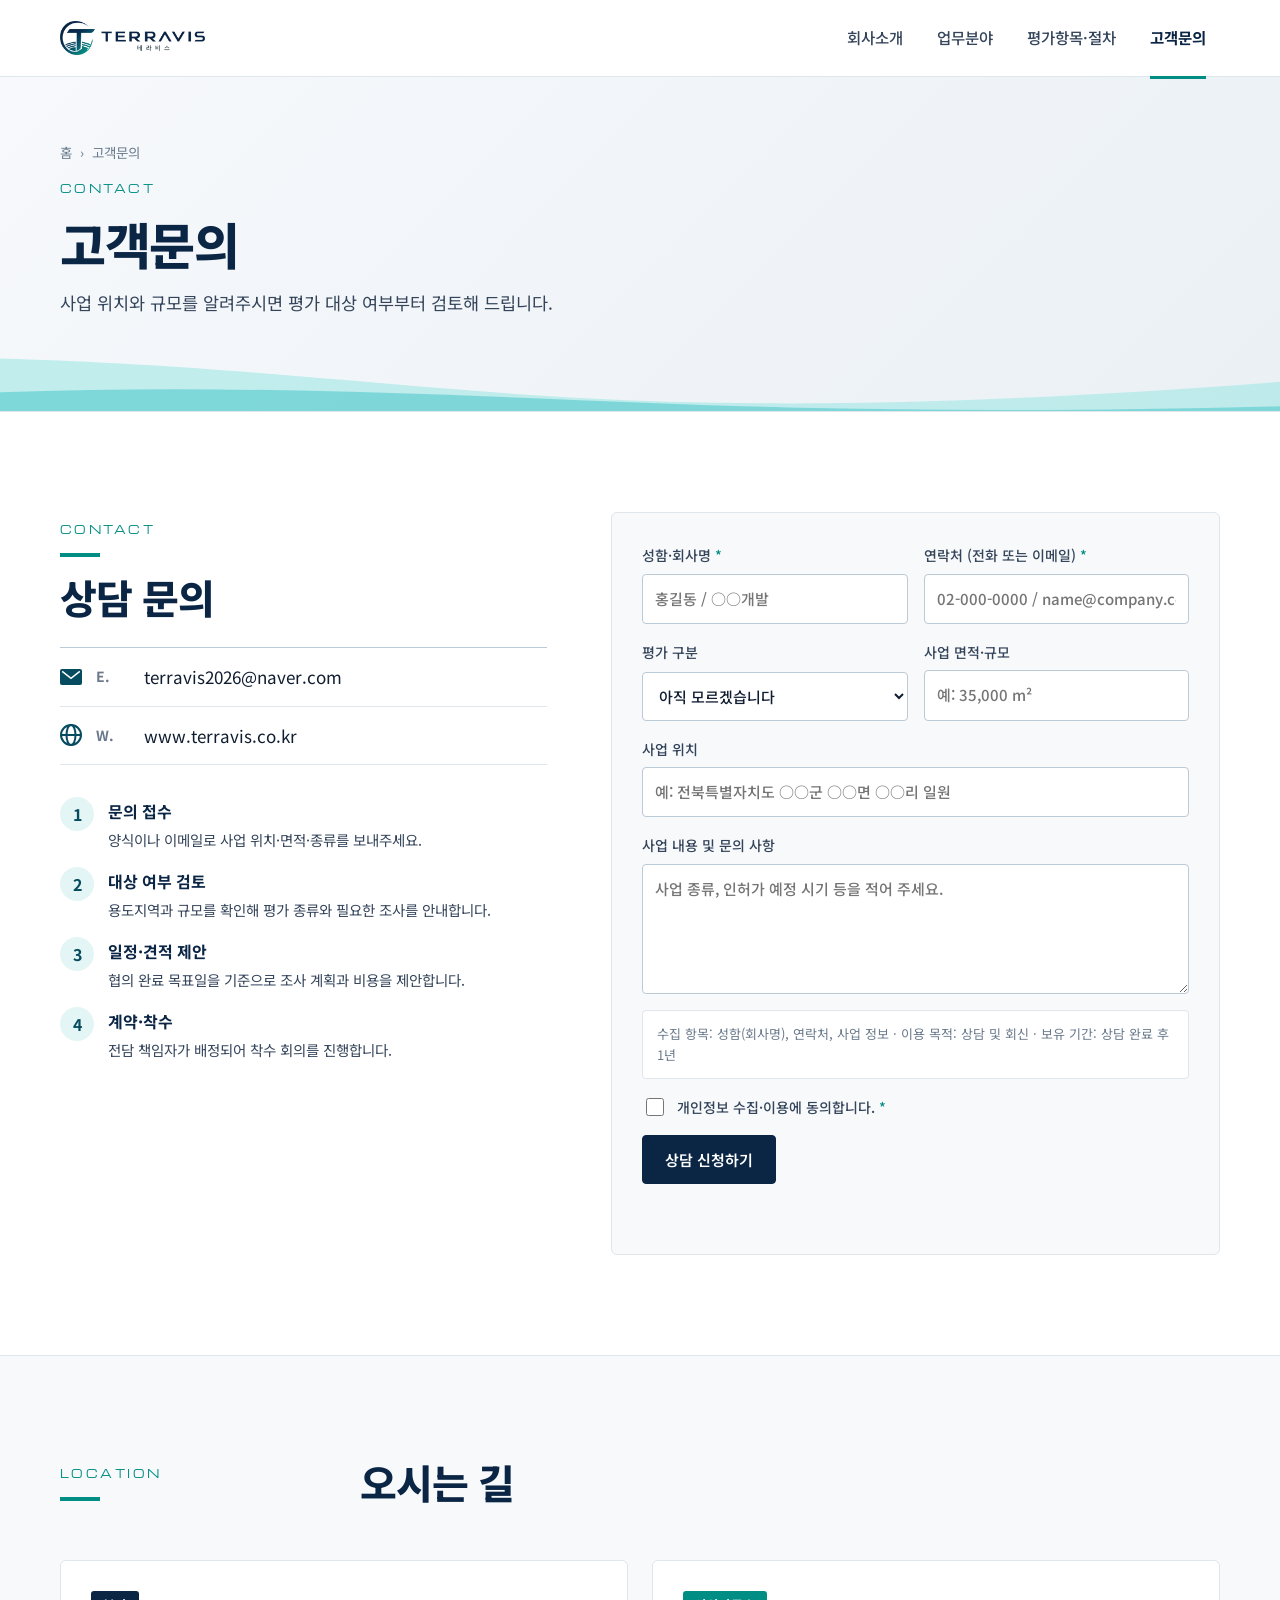
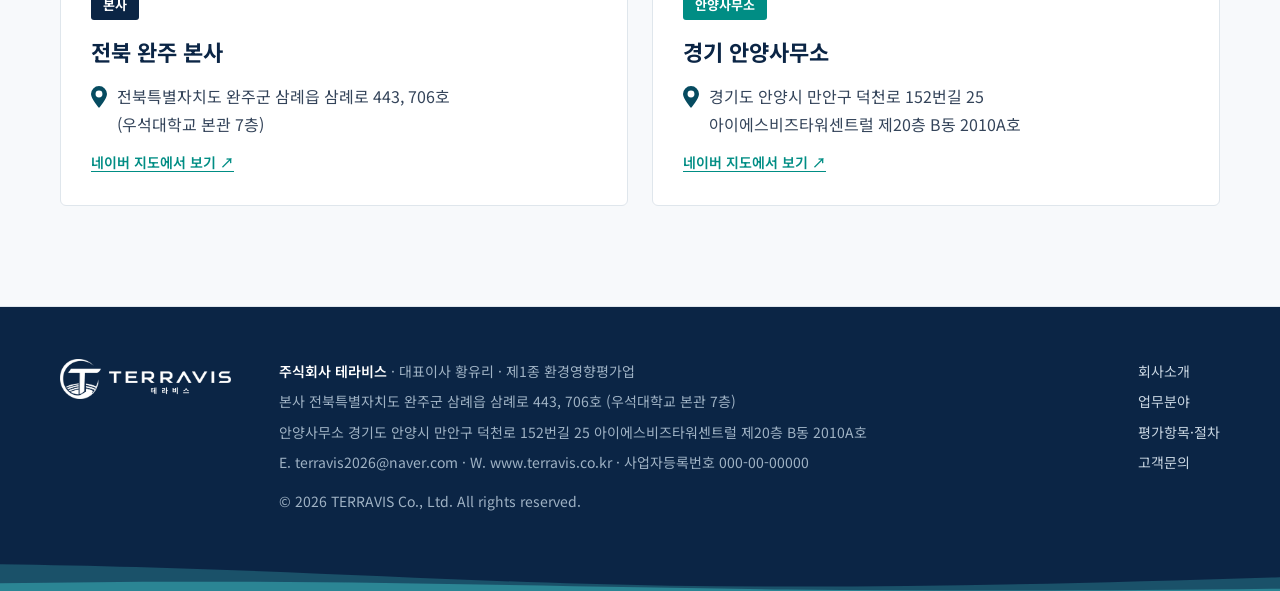
<file: site/contact.html>
<!doctype html>
<html lang="ko">
<head>
<meta charset="utf-8">
<meta name="viewport" content="width=device-width, initial-scale=1, viewport-fit=cover">
<meta name="claude:viewport-fit-sides" content="cover">
<title>고객문의 | 테라비스</title>
<meta name="description" content="테라비스 상담 문의와 오시는 길">
<link rel="icon" href="assets/mark.webp" type="image/webp">
<link rel="preconnect" href="https://fonts.googleapis.com">
<link rel="preconnect" href="https://fonts.gstatic.com" crossorigin>
<link rel="stylesheet" href="https://fonts.googleapis.com/css2?family=Michroma&family=Noto+Sans+KR:wght@300;400;500;600;700;800&display=swap">
<link rel="stylesheet" href="css/style.css">
</head>
<body>
<a class="skip" href="#main">본문 바로가기</a>
<header class="site"><div class="wrap">
  <a class="logo" href="index.html" aria-label="테라비스 홈"><img src="assets/logo-horizontal.webp" alt="TERRAVIS 테라비스" width="1959" height="459"></a>
  <button class="menu" type="button" aria-label="메뉴 열기" aria-expanded="false" aria-controls="gnb"><span></span></button>
  <nav class="main" id="gnb" aria-label="주 메뉴">
    <a href="about.html">회사소개</a>
    <a href="services.html">업무분야</a>
    <a href="process.html">평가항목·절차</a>
    <a href="contact.html" aria-current="page">고객문의</a>
  </nav>
</div></header>
<main id="main">
<div class="pagehead"><div class="wrap">
  <div class="crumb"><a href="index.html">홈</a><span aria-hidden="true">›</span><span>고객문의</span></div>
  <span class="en">Contact</span>
  <h1>고객문의</h1>
  <p>사업 위치와 규모를 알려주시면 평가 대상 여부부터 검토해 드립니다.</p>
</div><svg class="wave" viewBox="0 0 650 120" preserveAspectRatio="none" aria-hidden="true"><path d="M0 30 C140 44 220 92 340 104 C440 114 540 98 650 70 V120 H0Z" fill="#A8E8E7" opacity=".65"/><path d="M0 88 C150 70 280 104 400 114 C480 120 560 120 650 112 V120 H0Z" fill="#41C3C7" opacity=".52"/></svg></div>
<section><div class="wrap">
  <div class="contact-grid">
    <div>
      <div class="sh" style="grid-template-columns:1fr;margin:0;gap:14px">
        <div class="side"><span class="en">Contact</span><span class="bar"></span></div>
        <h2>상담 문의</h2>
      </div>
      <dl class="clist">
        <div><svg viewBox="0 0 22 18" aria-hidden="true"><rect x="0" y="1" width="22" height="16" rx="2" fill="#064B60"/><path d="m2.2 3.4 8.8 7 8.8-7" stroke="#fff" stroke-width="1.5" fill="none"/></svg><dt>E.</dt><dd>terravis2026@naver.com</dd></div>
        <div><svg viewBox="0 0 22 22" fill="none" stroke="#064B60" stroke-width="2" aria-hidden="true"><circle cx="11" cy="11" r="10"/><ellipse cx="11" cy="11" rx="4.5" ry="10"/><path d="M1 11h20"/></svg><dt>W.</dt><dd>www.terravis.co.kr</dd></div>
      </dl>
      <ol class="flow">
        <li><div><b>문의 접수</b><span>양식이나 이메일로 사업 위치·면적·종류를 보내주세요.</span></div></li>
        <li><div><b>대상 여부 검토</b><span>용도지역과 규모를 확인해 평가 종류와 필요한 조사를 안내합니다.</span></div></li>
        <li><div><b>일정·견적 제안</b><span>협의 완료 목표일을 기준으로 조사 계획과 비용을 제안합니다.</span></div></li>
        <li><div><b>계약·착수</b><span>전담 책임자가 배정되어 착수 회의를 진행합니다.</span></div></li>
      </ol>
    </div>
    <form class="inq" novalidate>
      <label><span>성함·회사명 <span class="req">*</span></span><input id="q-name" autocomplete="organization" placeholder="홍길동 / ○○개발"></label>
      <label><span>연락처 (전화 또는 이메일) <span class="req">*</span></span><input id="q-contact" placeholder="02-000-0000 / name@company.com"></label>
      <label>평가 구분<select id="q-type"><option>아직 모르겠습니다</option><option>전략환경영향평가</option><option>환경영향평가</option><option>소규모환경영향평가</option><option>사후환경영향조사</option><option>기타 (건강영향평가 등)</option></select></label>
      <label>사업 면적·규모<input id="q-area" placeholder="예: 35,000 m²"></label>
      <label class="full">사업 위치<input id="q-loc" placeholder="예: 전북특별자치도 ○○군 ○○면 ○○리 일원"></label>
      <label class="full">사업 내용 및 문의 사항<textarea id="q-msg" placeholder="사업 종류, 인허가 예정 시기 등을 적어 주세요."></textarea></label>
      <div class="full policy">수집 항목: 성함(회사명), 연락처, 사업 정보 · 이용 목적: 상담 및 회신 · 보유 기간: 상담 완료 후 1년</div>
      <label class="full agree"><input type="checkbox" id="q-agree"> <span>개인정보 수집·이용에 동의합니다. <span class="req">*</span></span></label>
      <div class="full"><button class="btn solid" type="submit">상담 신청하기</button></div>
      <p class="out" role="status"></p>
    </form>
  </div>
</div></section>

<section class="tint" id="location"><div class="wrap">
  <div class="sh">
    <div class="side"><span class="en">Location</span><span class="bar"></span></div>
    <div><h2>오시는 길</h2></div>
  </div>
  <div class="offices">
    <div class="office">
      <span class="tag">본사</span>
      <h3>전북 완주 본사</h3>
      <address><svg width="16" height="22" viewBox="0 0 19 26" aria-hidden="true"><path fill="#064B60" fill-rule="evenodd" d="M9.5 0A9.5 9.5 0 0 1 19 9.5C19 15 9.5 26 9.5 26S0 15 0 9.5A9.5 9.5 0 0 1 9.5 0ZM9.5 5.4a4.1 4.1 0 1 0 0 8.2 4.1 4.1 0 0 0 0-8.2Z"/></svg><span>전북특별자치도 완주군 삼례읍 삼례로 443, 706호<br>(우석대학교 본관 7층)</span></address>
      <a class="map" href="https://map.naver.com/p/search/%EC%A0%84%EB%B6%81%ED%8A%B9%EB%B3%84%EC%9E%90%EC%B9%98%EB%8F%84%20%EC%99%84%EC%A3%BC%EA%B5%B0%20%EC%82%BC%EB%A1%80%EC%9D%8D%20%EC%82%BC%EB%A1%80%EB%A1%9C%20443" target="_blank" rel="noopener">네이버 지도에서 보기 ↗</a>
    </div>
    <div class="office sub">
      <span class="tag">안양사무소</span>
      <h3>경기 안양사무소</h3>
      <address><svg width="16" height="22" viewBox="0 0 19 26" aria-hidden="true"><path fill="#064B60" fill-rule="evenodd" d="M9.5 0A9.5 9.5 0 0 1 19 9.5C19 15 9.5 26 9.5 26S0 15 0 9.5A9.5 9.5 0 0 1 9.5 0ZM9.5 5.4a4.1 4.1 0 1 0 0 8.2 4.1 4.1 0 0 0 0-8.2Z"/></svg><span>경기도 안양시 만안구 덕천로 152번길 25<br>아이에스비즈타워센트럴 제20층 B동 2010A호</span></address>
      <a class="map" href="https://map.naver.com/p/search/%EA%B2%BD%EA%B8%B0%EB%8F%84%20%EC%95%88%EC%96%91%EC%8B%9C%20%EB%A7%8C%EC%95%88%EA%B5%AC%20%EB%8D%95%EC%B2%9C%EB%A1%9C152%EB%B2%88%EA%B8%B8%2025" target="_blank" rel="noopener">네이버 지도에서 보기 ↗</a>
    </div>
  </div>
</div></section>
</main>

<footer class="site">
  <div class="wrap">
    <img src="assets/logo-horizontal-white.webp" alt="TERRAVIS 테라비스" width="1959" height="459">
    <div>
      <p><b>주식회사 테라비스</b> · 대표이사 황유리 · 제1종 환경영향평가업</p>
      <p>본사 전북특별자치도 완주군 삼례읍 삼례로 443, 706호 (우석대학교 본관 7층)</p>
      <p>안양사무소 경기도 안양시 만안구 덕천로 152번길 25 아이에스비즈타워센트럴 제20층 B동 2010A호</p>
      <p>E. terravis2026@naver.com · W. www.terravis.co.kr · 사업자등록번호 000-00-00000</p>
      <p style="margin-top:14px">© 2026 TERRAVIS Co., Ltd. All rights reserved.</p>
    </div>
    <nav aria-label="바닥글 메뉴">
      <a href="about.html">회사소개</a><a href="services.html">업무분야</a><a href="process.html">평가항목·절차</a><a href="contact.html">고객문의</a>
    </nav>
  </div>
  <svg class="wave" viewBox="0 0 650 120" preserveAspectRatio="none" aria-hidden="true"><path d="M0 50 C140 60 220 96 340 106 C440 114 540 102 650 84 V120 H0Z" fill="#41C3C7" opacity=".28"/><path d="M0 100 C150 86 280 110 400 116 C480 120 560 120 650 114 V120 H0Z" fill="#41C3C7" opacity=".45"/></svg>
</footer>
<script src="js/main.js"></script>
</body>
</html>
</file>
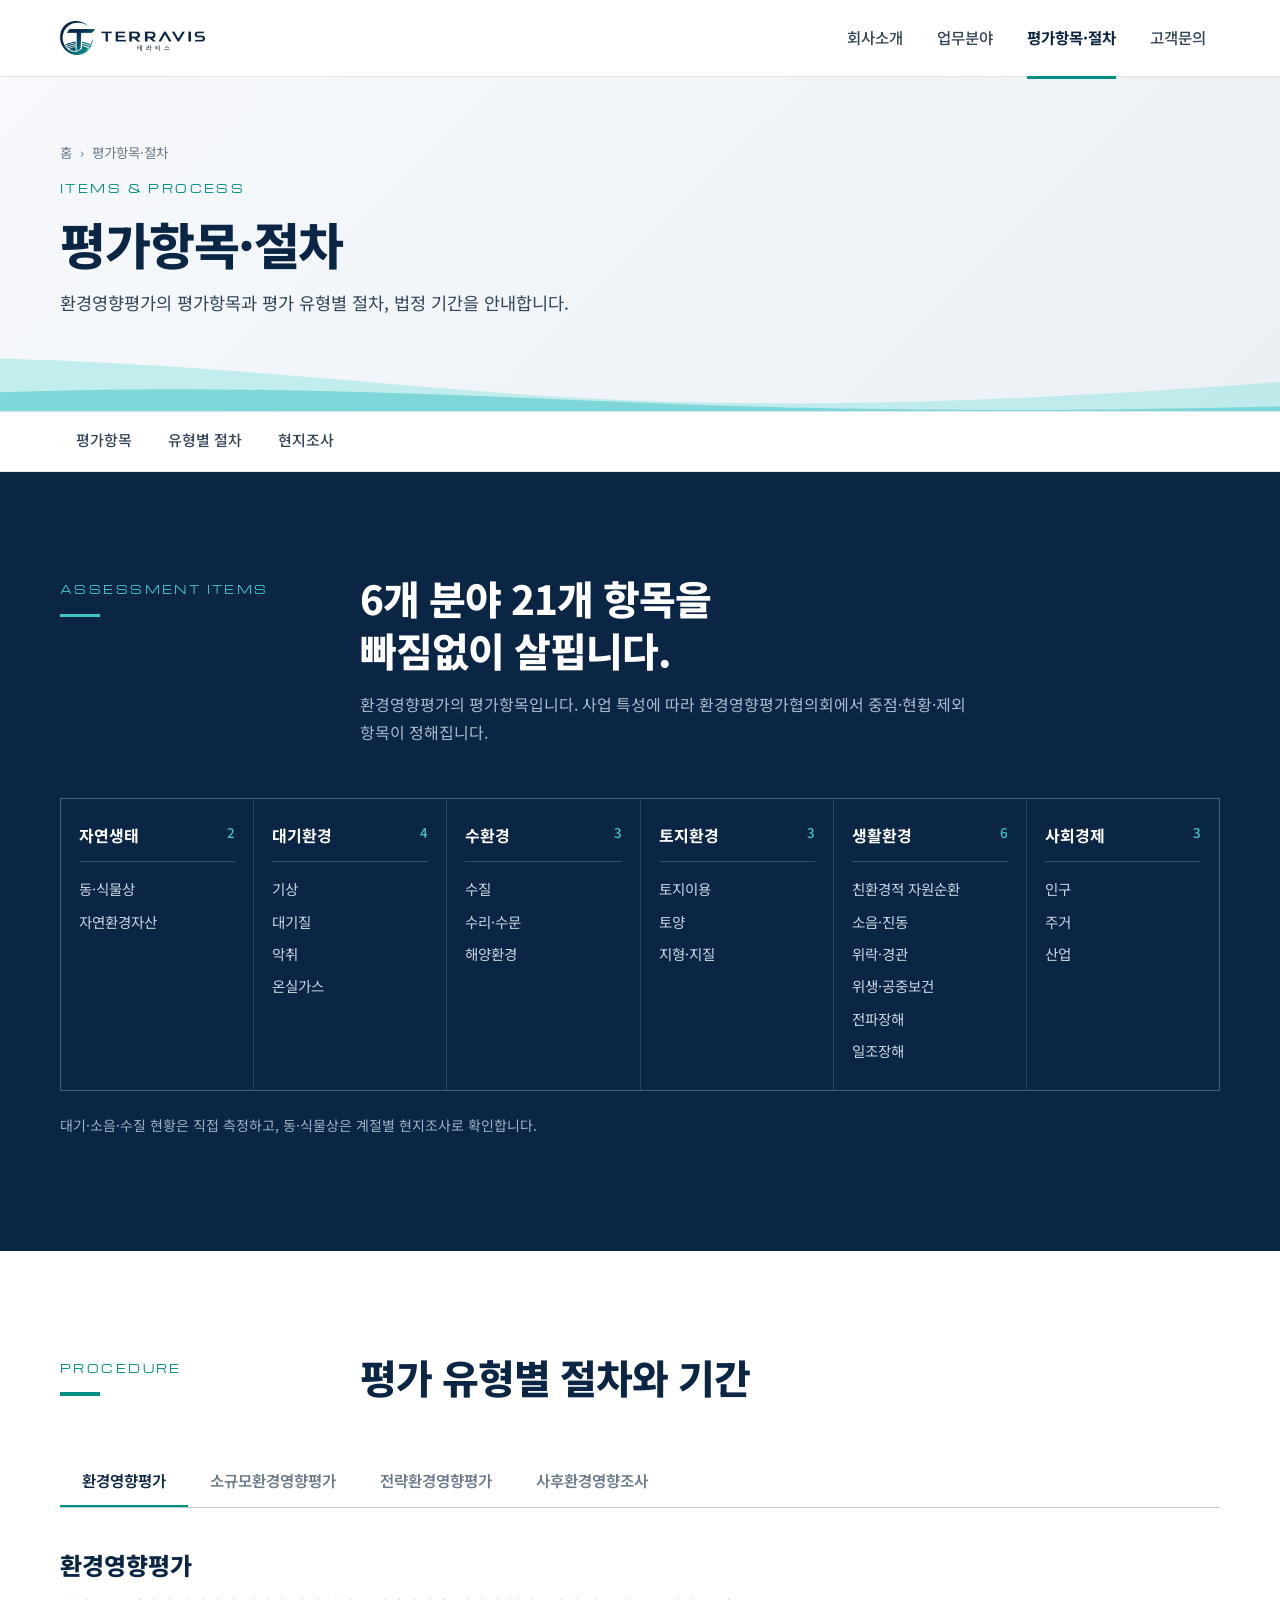
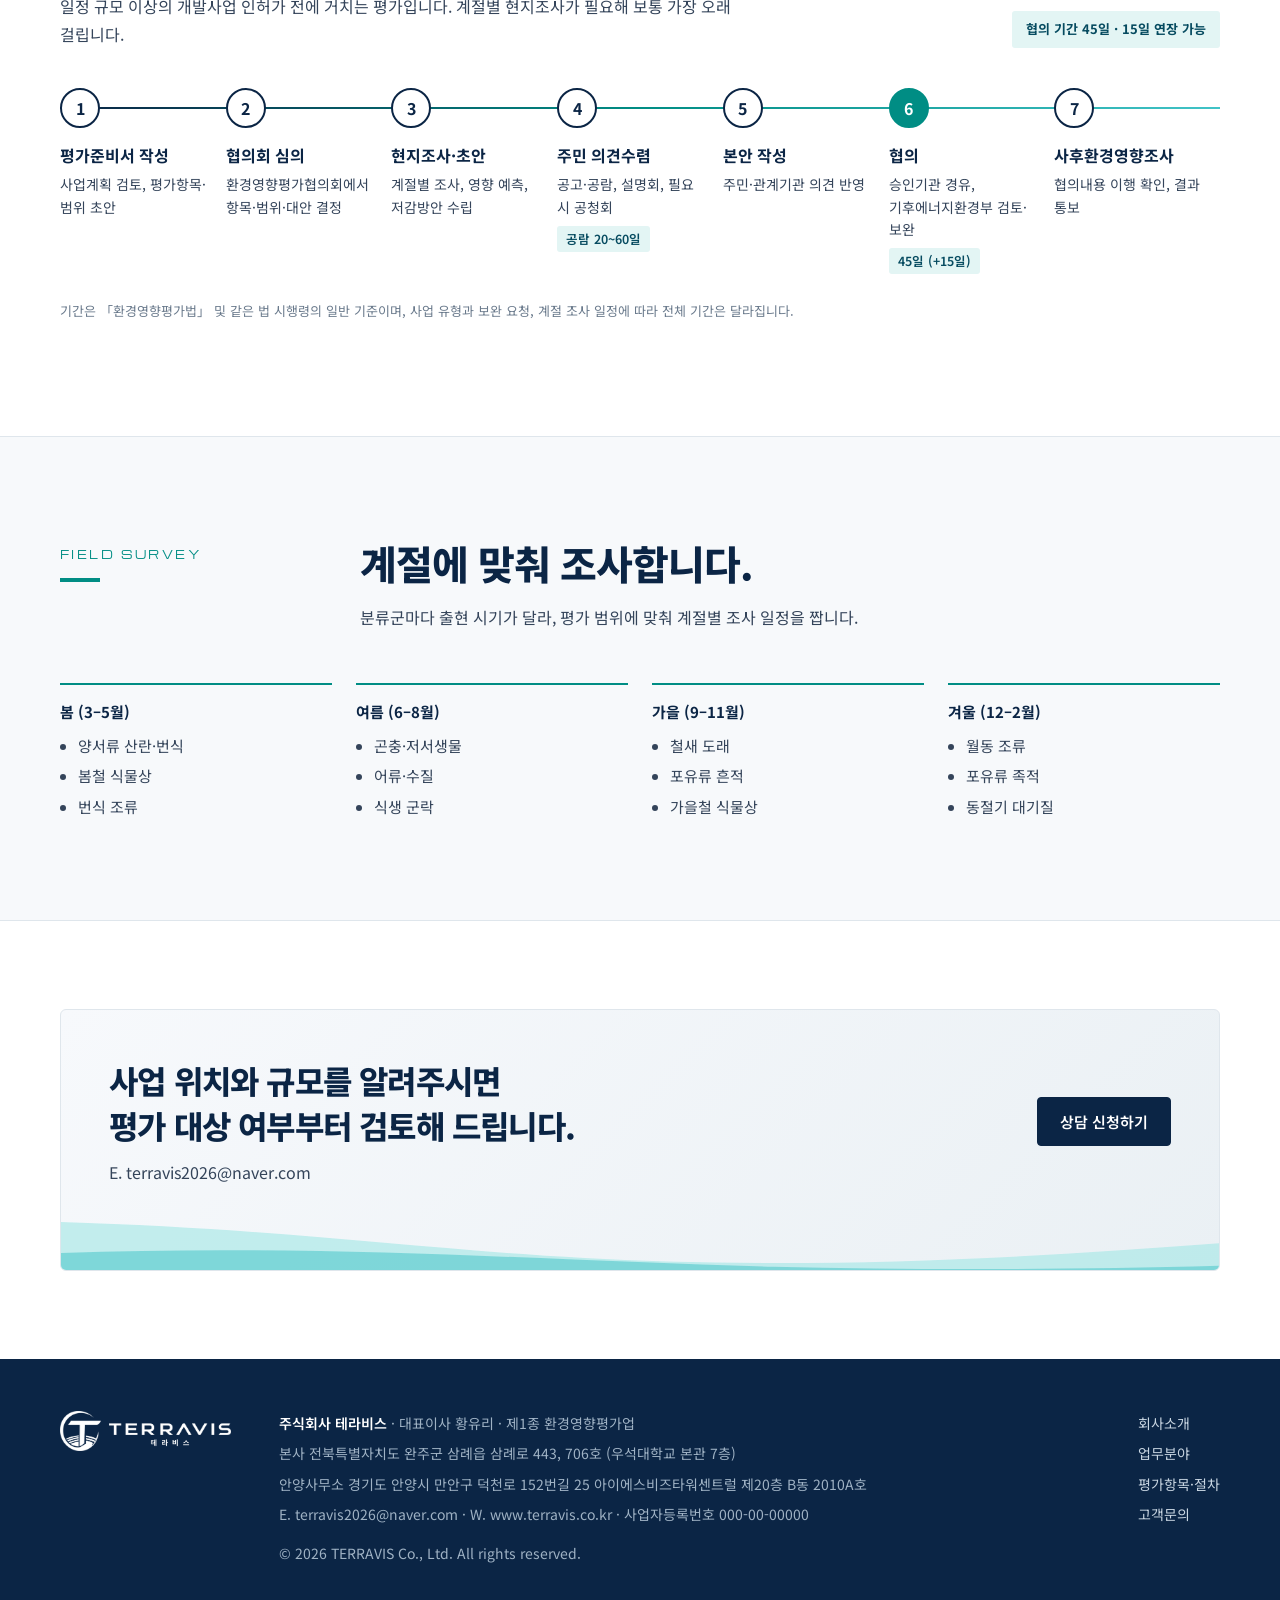
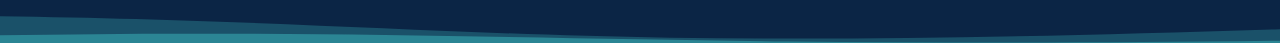
<file: site/process.html>
<!doctype html>
<html lang="ko">
<head>
<meta charset="utf-8">
<meta name="viewport" content="width=device-width, initial-scale=1, viewport-fit=cover">
<meta name="claude:viewport-fit-sides" content="cover">
<title>평가항목·절차 | 테라비스</title>
<meta name="description" content="환경영향평가 6개 분야 21개 평가항목과 평가 유형별 절차·기간">
<link rel="icon" href="assets/mark.webp" type="image/webp">
<link rel="preconnect" href="https://fonts.googleapis.com">
<link rel="preconnect" href="https://fonts.gstatic.com" crossorigin>
<link rel="stylesheet" href="https://fonts.googleapis.com/css2?family=Michroma&family=Noto+Sans+KR:wght@300;400;500;600;700;800&display=swap">
<link rel="stylesheet" href="css/style.css">
</head>
<body>
<a class="skip" href="#main">본문 바로가기</a>
<header class="site"><div class="wrap">
  <a class="logo" href="index.html" aria-label="테라비스 홈"><img src="assets/logo-horizontal.webp" alt="TERRAVIS 테라비스" width="1959" height="459"></a>
  <button class="menu" type="button" aria-label="메뉴 열기" aria-expanded="false" aria-controls="gnb"><span></span></button>
  <nav class="main" id="gnb" aria-label="주 메뉴">
    <a href="about.html">회사소개</a>
    <a href="services.html">업무분야</a>
    <a href="process.html" aria-current="page">평가항목·절차</a>
    <a href="contact.html">고객문의</a>
  </nav>
</div></header>
<main id="main">
<div class="pagehead"><div class="wrap">
  <div class="crumb"><a href="index.html">홈</a><span aria-hidden="true">›</span><span>평가항목·절차</span></div>
  <span class="en">Items & Process</span>
  <h1>평가항목·절차</h1>
  <p>환경영향평가의 평가항목과 평가 유형별 절차, 법정 기간을 안내합니다.</p>
</div><svg class="wave" viewBox="0 0 650 120" preserveAspectRatio="none" aria-hidden="true"><path d="M0 30 C140 44 220 92 340 104 C440 114 540 98 650 70 V120 H0Z" fill="#A8E8E7" opacity=".65"/><path d="M0 88 C150 70 280 104 400 114 C480 120 560 120 650 112 V120 H0Z" fill="#41C3C7" opacity=".52"/></svg></div><nav class="subnav" aria-label="페이지 내 메뉴"><div class="wrap"><a href="#items">평가항목</a><a href="#procedure">유형별 절차</a><a href="#survey">현지조사</a></div></nav>
<section id="items" class="mx-sec"><div class="wrap">
  <div class="sh">
    <div class="side"><span class="en">Assessment Items</span><span class="bar"></span></div>
    <div><h2>6개 분야 21개 항목을<br>빠짐없이 살핍니다.</h2>
    <p>환경영향평가의 평가항목입니다. 사업 특성에 따라 환경영향평가협의회에서 중점·현황·제외 항목이 정해집니다.</p></div>
  </div>
  <div class="mx"><div class="fd"><h3>자연생태 <small>2</small></h3><ul><li>동·식물상</li><li>자연환경자산</li></ul></div><div class="fd"><h3>대기환경 <small>4</small></h3><ul><li>기상</li><li>대기질</li><li>악취</li><li>온실가스</li></ul></div><div class="fd"><h3>수환경 <small>3</small></h3><ul><li>수질</li><li>수리·수문</li><li>해양환경</li></ul></div><div class="fd"><h3>토지환경 <small>3</small></h3><ul><li>토지이용</li><li>토양</li><li>지형·지질</li></ul></div><div class="fd"><h3>생활환경 <small>6</small></h3><ul><li>친환경적 자원순환</li><li>소음·진동</li><li>위락·경관</li><li>위생·공중보건</li><li>전파장해</li><li>일조장해</li></ul></div><div class="fd"><h3>사회경제 <small>3</small></h3><ul><li>인구</li><li>주거</li><li>산업</li></ul></div></div>
  <p class="mx-note">대기·소음·수질 현황은 직접 측정하고, 동·식물상은 계절별 현지조사로 확인합니다.</p>
</div></section>

<section id="procedure"><div class="wrap">
  <div class="sh">
    <div class="side"><span class="en">Procedure</span><span class="bar"></span></div>
    <div><h2>평가 유형별 절차와 기간</h2></div>
  </div>
  <div class="tabs" role="tablist" aria-label="평가 유형">
    <button class="tab" role="tab" id="tab-eia" data-k="eia" aria-controls="panel-eia">환경영향평가</button>
    <button class="tab" role="tab" id="tab-small" data-k="small" aria-controls="panel-small">소규모환경영향평가</button>
    <button class="tab" role="tab" id="tab-sea" data-k="sea" aria-controls="panel-sea">전략환경영향평가</button>
    <button class="tab" role="tab" id="tab-post" data-k="post" aria-controls="panel-post">사후환경영향조사</button>
  </div>
  <div class="tabpanel" id="panel-eia" role="tabpanel" aria-labelledby="tab-eia">
    <div class="summary"><div><h3>환경영향평가</h3><p>일정 규모 이상의 개발사업 인허가 전에 거치는 평가입니다. 계절별 현지조사가 필요해 보통 가장 오래 걸립니다.</p></div><span class="badge">협의 기간 45일 · 15일 연장 가능</span></div>
    <div class="steps"><div class="st"><span class="n">1</span><h3>평가준비서 작성</h3><p>사업계획 검토, 평가항목·범위 초안</p></div><div class="st"><span class="n">2</span><h3>협의회 심의</h3><p>환경영향평가협의회에서 항목·범위·대안 결정</p></div><div class="st"><span class="n">3</span><h3>현지조사·초안</h3><p>계절별 조사, 영향 예측, 저감방안 수립</p></div><div class="st"><span class="n">4</span><h3>주민 의견수렴</h3><p>공고·공람, 설명회, 필요 시 공청회</p><span class="d">공람 20~60일</span></div><div class="st"><span class="n">5</span><h3>본안 작성</h3><p>주민·관계기관 의견 반영</p></div><div class="st key"><span class="n">6</span><h3>협의</h3><p>승인기관 경유, 기후에너지환경부 검토·보완</p><span class="d">45일 (+15일)</span></div><div class="st"><span class="n">7</span><h3>사후환경영향조사</h3><p>협의내용 이행 확인, 결과 통보</p></div></div>
  </div>
  <div class="tabpanel" id="panel-small" role="tabpanel" aria-labelledby="tab-small">
    <div class="summary"><div><h3>소규모환경영향평가</h3><p>보전이 필요한 지역의 소규모 개발사업이 대상입니다. 주민 의견수렴 절차 없이 평가서 작성 후 바로 협의를 요청합니다.</p></div><span class="badge">협의 기간 30일 · 10일 연장 가능</span></div>
    <div class="steps"><div class="st"><span class="n">1</span><h3>대상 여부 검토</h3><p>용도지역·사업 면적 확인</p></div><div class="st"><span class="n">2</span><h3>현황조사</h3><p>입지 주변 생태·생활환경 조사</p></div><div class="st"><span class="n">3</span><h3>평가서 작성</h3><p>영향 예측과 저감방안</p></div><div class="st"><span class="n">4</span><h3>협의 요청</h3><p>승인기관을 통해 협의기관에 제출</p></div><div class="st key"><span class="n">5</span><h3>협의</h3><p>검토 및 보완 대응</p><span class="d">30일 (+10일)</span></div><div class="st"><span class="n">6</span><h3>협의내용 이행</h3><p>인허가 조건 반영·관리</p></div></div>
  </div>
  <div class="tabpanel" id="panel-sea" role="tabpanel" aria-labelledby="tab-sea">
    <div class="summary"><div><h3>전략환경영향평가</h3><p>행정계획을 수립할 때 거치는 평가입니다. 아래는 개발기본계획 기준이며, 정책계획은 주민 의견수렴 절차가 다릅니다.</p></div><span class="badge">개발기본계획 기준</span></div>
    <div class="steps"><div class="st"><span class="n">1</span><h3>평가준비서 작성</h3><p>계획 내용과 대안 정리</p></div><div class="st"><span class="n">2</span><h3>협의회 심의</h3><p>평가항목·범위·대안 결정</p></div><div class="st"><span class="n">3</span><h3>초안 작성</h3><p>입지·규모 적정성 검토</p></div><div class="st"><span class="n">4</span><h3>주민 의견수렴</h3><p>공고·공람, 설명회</p></div><div class="st"><span class="n">5</span><h3>본안 작성</h3><p>의견 반영</p></div><div class="st key"><span class="n">6</span><h3>협의</h3><p>기후에너지환경부 검토</p></div><div class="st"><span class="n">7</span><h3>계획 반영</h3><p>협의 결과를 계획에 반영</p></div></div>
  </div>
  <div class="tabpanel" id="panel-post" role="tabpanel" aria-labelledby="tab-post">
    <div class="summary"><div><h3>사후환경영향조사</h3><p>협의를 마친 사업이 공사·운영 중 협의내용을 지키고 있는지 확인하는 조사입니다.</p></div><span class="badge">공사·운영 기간 동안 정기 수행</span></div>
    <div class="steps"><div class="st"><span class="n">1</span><h3>협의내용 정리</h3><p>이행 의무와 조사 항목 목록화</p></div><div class="st"><span class="n">2</span><h3>조사계획 수립</h3><p>지점·주기·방법 확정</p></div><div class="st key"><span class="n">3</span><h3>정기 측정·조사</h3><p>계절별 대기·소음·수질·생태</p><span class="d">공사·운영 기간</span></div><div class="st"><span class="n">4</span><h3>결과서 작성</h3><p>기준 초과 여부 분석</p></div><div class="st"><span class="n">5</span><h3>결과 통보</h3><p>승인기관·기후에너지환경부 통보</p></div><div class="st"><span class="n">6</span><h3>저감대책 보완</h3><p>미흡 사항 개선 지원</p></div></div>
  </div>
  <p class="fine">기간은 「환경영향평가법」 및 같은 법 시행령의 일반 기준이며, 사업 유형과 보완 요청, 계절 조사 일정에 따라 전체 기간은 달라집니다.</p>
</div></section>

<section id="survey" class="tint"><div class="wrap">
  <div class="sh">
    <div class="side"><span class="en">Field Survey</span><span class="bar"></span></div>
    <div><h2>계절에 맞춰 조사합니다.</h2><p>분류군마다 출현 시기가 달라, 평가 범위에 맞춰 계절별 조사 일정을 짭니다.</p></div>
  </div>
  <div class="kv four">
    <div><h4>봄 (3–5월)</h4><ul><li>양서류 산란·번식</li><li>봄철 식물상</li><li>번식 조류</li></ul></div>
    <div><h4>여름 (6–8월)</h4><ul><li>곤충·저서생물</li><li>어류·수질</li><li>식생 군락</li></ul></div>
    <div><h4>가을 (9–11월)</h4><ul><li>철새 도래</li><li>포유류 흔적</li><li>가을철 식물상</li></ul></div>
    <div><h4>겨울 (12–2월)</h4><ul><li>월동 조류</li><li>포유류 족적</li><li>동절기 대기질</li></ul></div>
  </div>
</div></section>

<section class="cta-band"><div class="wrap"><div class="cta-box">
  <div>
    <h2>사업 위치와 규모를 알려주시면<br>평가 대상 여부부터 검토해 드립니다.</h2>
    <p>E. terravis2026@naver.com</p>
  </div>
  <a class="btn solid" href="contact.html">상담 신청하기</a>
  <svg class="wave" viewBox="0 0 650 120" preserveAspectRatio="none" aria-hidden="true"><path d="M0 30 C140 44 220 92 340 104 C440 114 540 98 650 70 V120 H0Z" fill="#A8E8E7" opacity=".65"/><path d="M0 88 C150 70 280 104 400 114 C480 120 560 120 650 112 V120 H0Z" fill="#41C3C7" opacity=".52"/></svg>
</div></div></section>
</main>

<footer class="site">
  <div class="wrap">
    <img src="assets/logo-horizontal-white.webp" alt="TERRAVIS 테라비스" width="1959" height="459">
    <div>
      <p><b>주식회사 테라비스</b> · 대표이사 황유리 · 제1종 환경영향평가업</p>
      <p>본사 전북특별자치도 완주군 삼례읍 삼례로 443, 706호 (우석대학교 본관 7층)</p>
      <p>안양사무소 경기도 안양시 만안구 덕천로 152번길 25 아이에스비즈타워센트럴 제20층 B동 2010A호</p>
      <p>E. terravis2026@naver.com · W. www.terravis.co.kr · 사업자등록번호 000-00-00000</p>
      <p style="margin-top:14px">© 2026 TERRAVIS Co., Ltd. All rights reserved.</p>
    </div>
    <nav aria-label="바닥글 메뉴">
      <a href="about.html">회사소개</a><a href="services.html">업무분야</a><a href="process.html">평가항목·절차</a><a href="contact.html">고객문의</a>
    </nav>
  </div>
  <svg class="wave" viewBox="0 0 650 120" preserveAspectRatio="none" aria-hidden="true"><path d="M0 50 C140 60 220 96 340 106 C440 114 540 102 650 84 V120 H0Z" fill="#41C3C7" opacity=".28"/><path d="M0 100 C150 86 280 110 400 116 C480 120 560 120 650 114 V120 H0Z" fill="#41C3C7" opacity=".45"/></svg>
</footer>
<script src="js/main.js"></script>
</body>
</html>
</file>
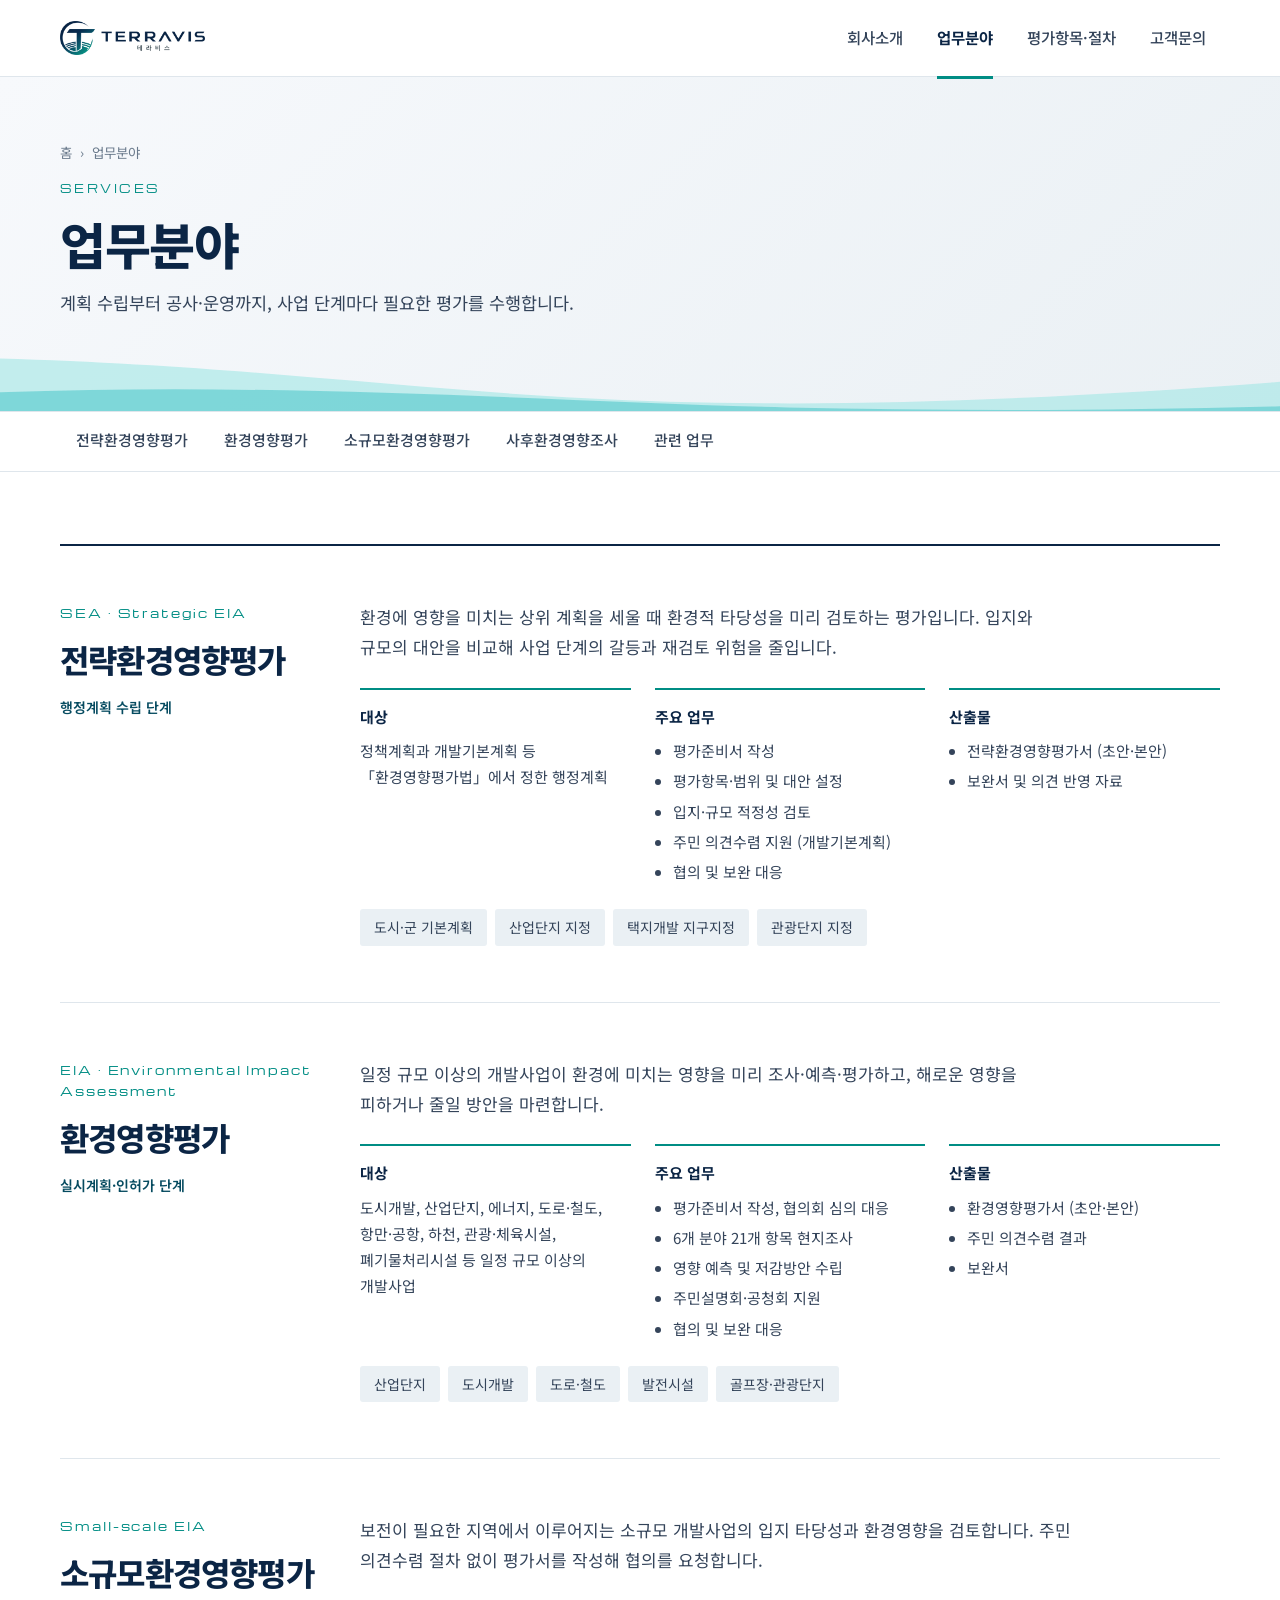
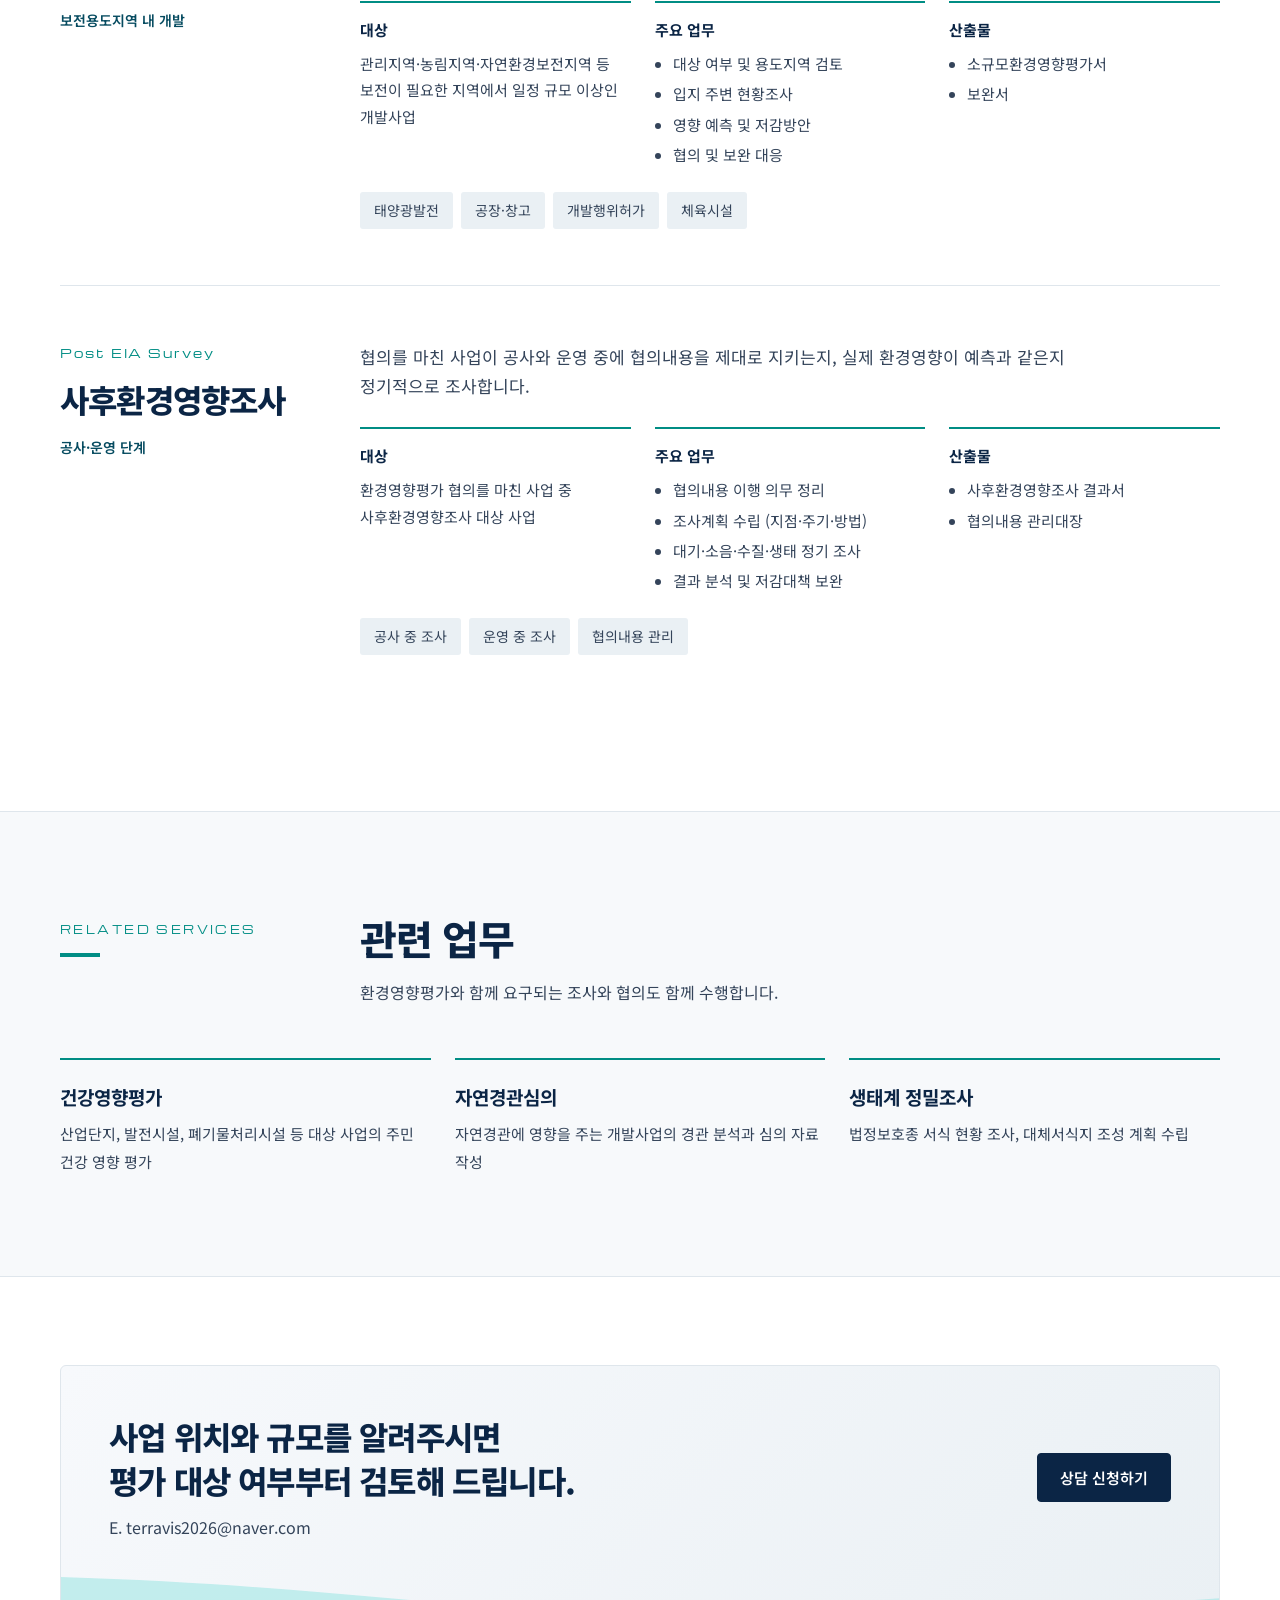
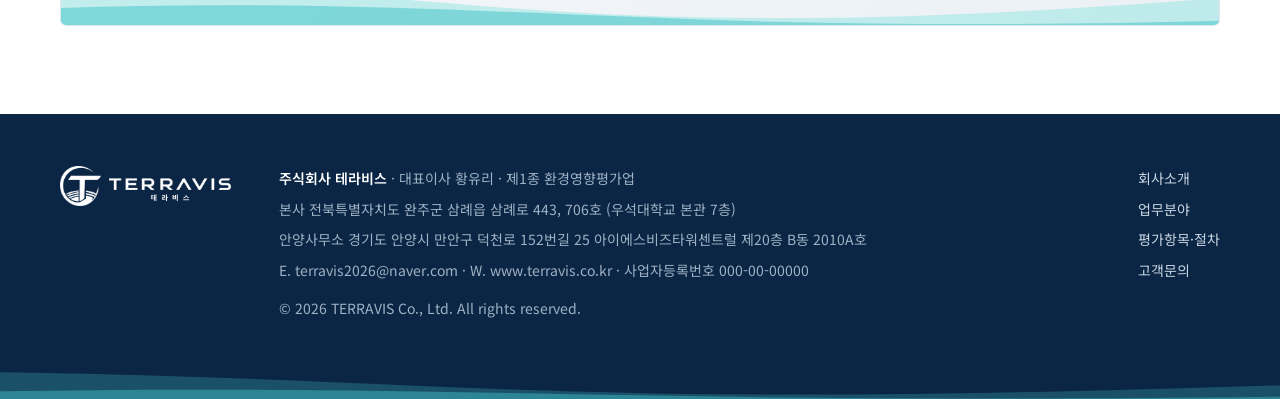
<file: site/services.html>
<!doctype html>
<html lang="ko">
<head>
<meta charset="utf-8">
<meta name="viewport" content="width=device-width, initial-scale=1, viewport-fit=cover">
<meta name="claude:viewport-fit-sides" content="cover">
<title>업무분야 | 테라비스</title>
<meta name="description" content="전략환경영향평가, 환경영향평가, 소규모환경영향평가, 사후환경영향조사">
<link rel="icon" href="assets/mark.webp" type="image/webp">
<link rel="preconnect" href="https://fonts.googleapis.com">
<link rel="preconnect" href="https://fonts.gstatic.com" crossorigin>
<link rel="stylesheet" href="https://fonts.googleapis.com/css2?family=Michroma&family=Noto+Sans+KR:wght@300;400;500;600;700;800&display=swap">
<link rel="stylesheet" href="css/style.css">
</head>
<body>
<a class="skip" href="#main">본문 바로가기</a>
<header class="site"><div class="wrap">
  <a class="logo" href="index.html" aria-label="테라비스 홈"><img src="assets/logo-horizontal.webp" alt="TERRAVIS 테라비스" width="1959" height="459"></a>
  <button class="menu" type="button" aria-label="메뉴 열기" aria-expanded="false" aria-controls="gnb"><span></span></button>
  <nav class="main" id="gnb" aria-label="주 메뉴">
    <a href="about.html">회사소개</a>
    <a href="services.html" aria-current="page">업무분야</a>
    <a href="process.html">평가항목·절차</a>
    <a href="contact.html">고객문의</a>
  </nav>
</div></header>
<main id="main">
<div class="pagehead"><div class="wrap">
  <div class="crumb"><a href="index.html">홈</a><span aria-hidden="true">›</span><span>업무분야</span></div>
  <span class="en">Services</span>
  <h1>업무분야</h1>
  <p>계획 수립부터 공사·운영까지, 사업 단계마다 필요한 평가를 수행합니다.</p>
</div><svg class="wave" viewBox="0 0 650 120" preserveAspectRatio="none" aria-hidden="true"><path d="M0 30 C140 44 220 92 340 104 C440 114 540 98 650 70 V120 H0Z" fill="#A8E8E7" opacity=".65"/><path d="M0 88 C150 70 280 104 400 114 C480 120 560 120 650 112 V120 H0Z" fill="#41C3C7" opacity=".52"/></svg></div><nav class="subnav" aria-label="페이지 내 메뉴"><div class="wrap"><a href="#sea">전략환경영향평가</a><a href="#eia">환경영향평가</a><a href="#small">소규모환경영향평가</a><a href="#post">사후환경영향조사</a><a href="#related">관련 업무</a></div></nav>
<section style="padding-top:72px"><div class="wrap">
<article class="svc-detail" id="sea">
    <div class="side"><span class="code">SEA · Strategic EIA</span><h2>전략환경영향평가</h2><span class="when">행정계획 수립 단계</span></div>
    <div>
      <p class="lead">환경에 영향을 미치는 상위 계획을 세울 때 환경적 타당성을 미리 검토하는 평가입니다. 입지와 규모의 대안을 비교해 사업 단계의 갈등과 재검토 위험을 줄입니다.</p>
      <div class="kv">
        <div><h4>대상</h4><p>정책계획과 개발기본계획 등 「환경영향평가법」에서 정한 행정계획</p></div>
        <div><h4>주요 업무</h4><ul><li>평가준비서 작성</li><li>평가항목·범위 및 대안 설정</li><li>입지·규모 적정성 검토</li><li>주민 의견수렴 지원 (개발기본계획)</li><li>협의 및 보완 대응</li></ul></div>
        <div><h4>산출물</h4><ul><li>전략환경영향평가서 (초안·본안)</li><li>보완서 및 의견 반영 자료</li></ul></div>
      </div>
      <div class="chips" style="margin-top:24px"><span>도시·군 기본계획</span><span>산업단지 지정</span><span>택지개발 지구지정</span><span>관광단지 지정</span></div>
    </div>
  </article><article class="svc-detail" id="eia">
    <div class="side"><span class="code">EIA · Environmental Impact Assessment</span><h2>환경영향평가</h2><span class="when">실시계획·인허가 단계</span></div>
    <div>
      <p class="lead">일정 규모 이상의 개발사업이 환경에 미치는 영향을 미리 조사·예측·평가하고, 해로운 영향을 피하거나 줄일 방안을 마련합니다.</p>
      <div class="kv">
        <div><h4>대상</h4><p>도시개발, 산업단지, 에너지, 도로·철도, 항만·공항, 하천, 관광·체육시설, 폐기물처리시설 등 일정 규모 이상의 개발사업</p></div>
        <div><h4>주요 업무</h4><ul><li>평가준비서 작성, 협의회 심의 대응</li><li>6개 분야 21개 항목 현지조사</li><li>영향 예측 및 저감방안 수립</li><li>주민설명회·공청회 지원</li><li>협의 및 보완 대응</li></ul></div>
        <div><h4>산출물</h4><ul><li>환경영향평가서 (초안·본안)</li><li>주민 의견수렴 결과</li><li>보완서</li></ul></div>
      </div>
      <div class="chips" style="margin-top:24px"><span>산업단지</span><span>도시개발</span><span>도로·철도</span><span>발전시설</span><span>골프장·관광단지</span></div>
    </div>
  </article><article class="svc-detail" id="small">
    <div class="side"><span class="code">Small-scale EIA</span><h2>소규모환경영향평가</h2><span class="when">보전용도지역 내 개발</span></div>
    <div>
      <p class="lead">보전이 필요한 지역에서 이루어지는 소규모 개발사업의 입지 타당성과 환경영향을 검토합니다. 주민 의견수렴 절차 없이 평가서를 작성해 협의를 요청합니다.</p>
      <div class="kv">
        <div><h4>대상</h4><p>관리지역·농림지역·자연환경보전지역 등 보전이 필요한 지역에서 일정 규모 이상인 개발사업</p></div>
        <div><h4>주요 업무</h4><ul><li>대상 여부 및 용도지역 검토</li><li>입지 주변 현황조사</li><li>영향 예측 및 저감방안</li><li>협의 및 보완 대응</li></ul></div>
        <div><h4>산출물</h4><ul><li>소규모환경영향평가서</li><li>보완서</li></ul></div>
      </div>
      <div class="chips" style="margin-top:24px"><span>태양광발전</span><span>공장·창고</span><span>개발행위허가</span><span>체육시설</span></div>
    </div>
  </article><article class="svc-detail" id="post">
    <div class="side"><span class="code">Post EIA Survey</span><h2>사후환경영향조사</h2><span class="when">공사·운영 단계</span></div>
    <div>
      <p class="lead">협의를 마친 사업이 공사와 운영 중에 협의내용을 제대로 지키는지, 실제 환경영향이 예측과 같은지 정기적으로 조사합니다.</p>
      <div class="kv">
        <div><h4>대상</h4><p>환경영향평가 협의를 마친 사업 중 사후환경영향조사 대상 사업</p></div>
        <div><h4>주요 업무</h4><ul><li>협의내용 이행 의무 정리</li><li>조사계획 수립 (지점·주기·방법)</li><li>대기·소음·수질·생태 정기 조사</li><li>결과 분석 및 저감대책 보완</li></ul></div>
        <div><h4>산출물</h4><ul><li>사후환경영향조사 결과서</li><li>협의내용 관리대장</li></ul></div>
      </div>
      <div class="chips" style="margin-top:24px"><span>공사 중 조사</span><span>운영 중 조사</span><span>협의내용 관리</span></div>
    </div>
  </article>
</div></section>

<section id="related" class="tint"><div class="wrap">
  <div class="sh">
    <div class="side"><span class="en">Related Services</span><span class="bar"></span></div>
    <div><h2>관련 업무</h2><p>환경영향평가와 함께 요구되는 조사와 협의도 함께 수행합니다.</p></div>
  </div>
  <div class="values">
    <div><b>건강영향평가</b><span>산업단지, 발전시설, 폐기물처리시설 등 대상 사업의 주민 건강 영향 평가</span></div>
    <div><b>자연경관심의</b><span>자연경관에 영향을 주는 개발사업의 경관 분석과 심의 자료 작성</span></div>
    <div><b>생태계 정밀조사</b><span>법정보호종 서식 현황 조사, 대체서식지 조성 계획 수립</span></div>
  </div>
</div></section>

<section class="cta-band"><div class="wrap"><div class="cta-box">
  <div>
    <h2>사업 위치와 규모를 알려주시면<br>평가 대상 여부부터 검토해 드립니다.</h2>
    <p>E. terravis2026@naver.com</p>
  </div>
  <a class="btn solid" href="contact.html">상담 신청하기</a>
  <svg class="wave" viewBox="0 0 650 120" preserveAspectRatio="none" aria-hidden="true"><path d="M0 30 C140 44 220 92 340 104 C440 114 540 98 650 70 V120 H0Z" fill="#A8E8E7" opacity=".65"/><path d="M0 88 C150 70 280 104 400 114 C480 120 560 120 650 112 V120 H0Z" fill="#41C3C7" opacity=".52"/></svg>
</div></div></section></main>

<footer class="site">
  <div class="wrap">
    <img src="assets/logo-horizontal-white.webp" alt="TERRAVIS 테라비스" width="1959" height="459">
    <div>
      <p><b>주식회사 테라비스</b> · 대표이사 황유리 · 제1종 환경영향평가업</p>
      <p>본사 전북특별자치도 완주군 삼례읍 삼례로 443, 706호 (우석대학교 본관 7층)</p>
      <p>안양사무소 경기도 안양시 만안구 덕천로 152번길 25 아이에스비즈타워센트럴 제20층 B동 2010A호</p>
      <p>E. terravis2026@naver.com · W. www.terravis.co.kr · 사업자등록번호 000-00-00000</p>
      <p style="margin-top:14px">© 2026 TERRAVIS Co., Ltd. All rights reserved.</p>
    </div>
    <nav aria-label="바닥글 메뉴">
      <a href="about.html">회사소개</a><a href="services.html">업무분야</a><a href="process.html">평가항목·절차</a><a href="contact.html">고객문의</a>
    </nav>
  </div>
  <svg class="wave" viewBox="0 0 650 120" preserveAspectRatio="none" aria-hidden="true"><path d="M0 50 C140 60 220 96 340 106 C440 114 540 102 650 84 V120 H0Z" fill="#41C3C7" opacity=".28"/><path d="M0 100 C150 86 280 110 400 116 C480 120 560 120 650 114 V120 H0Z" fill="#41C3C7" opacity=".45"/></svg>
</footer>
<script src="js/main.js"></script>
</body>
</html>
</file>
<file: site/css/style.css>
/* TERRAVIS 홈페이지 공통 스타일 (시안 A · 명함형)
   Layout: 명함 뒷면 구조(이름 패널 + 세로 구분선 + 정보 열)를 확장. 흰 바탕, 남색 글자, 청록 포인트, 아쿠아 물결 모티프. */
:root{
  --navy:#0B2545; --ink:#101D31; --ink-2:#34445A; --ink-3:#6A7A8C;
  --teal:#008D84; --deep:#064B60; --aqua:#41C3C7; --aqua-2:#A8E8E7; --mint:#E3F5F4;
  --paper:#FFFFFF; --paper-2:#F7F9FB; --panel:#EAF0F4; --rule:#BBCAD7; --line:#DFE6EC;
  --f:Pretendard,"Noto Sans KR","Apple SD Gothic Neo","Malgun Gothic",sans-serif;
  --f-en:"Michroma","Noto Sans KR",sans-serif;
  --gutter-l:max(20px,env(safe-area-inset-left,0px));
  --gutter-r:max(20px,env(safe-area-inset-right,0px));
  color-scheme:light;
}
*{box-sizing:border-box}
html{scroll-behavior:smooth;scroll-padding-top:90px}
@media (prefers-reduced-motion:reduce){html{scroll-behavior:auto}*{transition:none!important}}
body{margin:0;background:var(--paper);color:var(--ink);font:400 16px/1.75 var(--f);word-break:keep-all;-webkit-font-smoothing:antialiased}
body::before{content:"";position:fixed;inset:0 0 auto;height:env(safe-area-inset-top,0px);z-index:30;background:var(--paper)}
a{color:inherit}
img{max-width:100%;height:auto;display:block}
:focus-visible{outline:2px solid var(--teal);outline-offset:3px}
.wrap{max-width:1200px;margin:0 auto;padding-left:var(--gutter-l);padding-right:var(--gutter-r)}
h1,h2,h3,h4{margin:0;text-wrap:balance;color:var(--navy)}
.en{font-family:var(--f-en);font-size:11px;letter-spacing:.22em;text-transform:uppercase;color:var(--teal)}
.bar{display:block;width:40px;height:3.5px;background:var(--teal)}
.skip{position:absolute;left:-9999px}
.skip:focus{left:16px;top:16px;z-index:50;background:var(--navy);color:#fff;padding:8px 14px}

/* ---------- header ---------- */
header.site{position:sticky;top:env(safe-area-inset-top,0px);z-index:20;background:rgba(255,255,255,.95);backdrop-filter:blur(8px);border-bottom:1px solid var(--line)}
header.site .wrap{display:flex;align-items:center;gap:36px;height:76px}
header.site .logo img{height:34px;width:auto}
nav.main{display:flex;gap:6px;margin-left:auto;font-size:15.5px;font-weight:500}
nav.main a{text-decoration:none;color:var(--ink-2);padding:8px 14px;border-radius:4px;position:relative}
nav.main a:hover{color:var(--teal)}
nav.main a[aria-current="page"]{color:var(--navy);font-weight:700}
nav.main a[aria-current="page"]::after{content:"";position:absolute;left:14px;right:14px;bottom:-19px;height:3px;background:var(--teal)}
.menu{display:none;margin-left:auto;background:none;border:1px solid var(--line);border-radius:4px;width:44px;height:40px;cursor:pointer;padding:0;place-items:center}
.menu span{display:block;width:18px;height:2px;background:var(--navy);box-shadow:0 -6px 0 var(--navy),0 6px 0 var(--navy)}

.btn{display:inline-flex;align-items:center;justify-content:center;gap:8px;padding:13px 22px;border-radius:4px;font:600 15px var(--f);text-decoration:none;border:1.5px solid var(--navy);cursor:pointer;transition:background .2s,color .2s,border-color .2s}
.btn.solid{background:var(--navy);color:#fff}
.btn.solid:hover{background:var(--deep);border-color:var(--deep)}
.btn.ghost{background:transparent;color:var(--navy)}
.btn.ghost:hover{border-color:var(--teal);color:var(--teal)}
.btn.light{background:#fff;color:var(--navy);border-color:#fff}
.btn.light:hover{background:var(--aqua-2);border-color:var(--aqua-2)}

/* ---------- home hero ---------- */
.hero{border-bottom:1px solid var(--line)}
.hero .wrap{display:grid;grid-template-columns:1.15fr 1fr;gap:56px;align-items:center;padding-block:72px 80px}
.hero .copy{display:flex;flex-direction:column;gap:26px}
.hero h1{font-size:clamp(36px,5.2vw,62px);line-height:1.22;font-weight:800;letter-spacing:-.03em}
.hero h1 em{font-style:normal;color:var(--teal)}
.hero p{margin:0;font-size:18px;color:var(--ink-2);max-width:32em}
.ctas{display:flex;gap:12px;flex-wrap:wrap}
.cardpanel{position:relative;border-radius:6px;overflow:hidden;background:linear-gradient(135deg,#F7F9FC,#EAF0F4);min-height:400px;display:grid;place-items:center;padding:56px 40px 110px;box-shadow:0 30px 60px -36px rgba(11,37,69,.35)}
.cardpanel img{width:min(66%,300px)}
.cardpanel .meaning{position:absolute;top:18px;left:20px;right:20px;display:flex;justify-content:space-between;font-family:var(--f-en);font-size:10px;letter-spacing:.2em;color:var(--ink-3)}
.wave{position:absolute;left:0;right:0;bottom:0;width:100%;height:110px;pointer-events:none}

/* ---------- sub page hero ---------- */
.pagehead{position:relative;overflow:hidden;background:linear-gradient(135deg,#F7F9FC,#EAF0F4);border-bottom:1px solid var(--line)}
.pagehead .wrap{position:relative;z-index:1;padding-block:64px 92px;display:grid;gap:14px}
.crumb{font-size:13.5px;color:var(--ink-3);display:flex;gap:8px;flex-wrap:wrap}
.crumb a{text-decoration:none}
.crumb a:hover{color:var(--teal)}
.pagehead h1{font-size:clamp(32px,4.4vw,50px);font-weight:800;letter-spacing:-.03em;line-height:1.25}
.pagehead p{margin:0;font-size:17.5px;color:var(--ink-2);max-width:40em}
.pagehead .wave{height:70px}
.subnav{border-bottom:1px solid var(--line);background:#fff;position:sticky;top:calc(env(safe-area-inset-top,0px) + 76px);z-index:15}
.subnav .wrap{display:flex;gap:4px;overflow-x:auto;scrollbar-width:none}
.subnav a{flex:none;text-decoration:none;font-size:15px;font-weight:500;color:var(--ink-2);padding:15px 16px;border-bottom:3px solid transparent}
.subnav a:hover{color:var(--teal);border-bottom-color:var(--aqua-2)}

/* ---------- facts ---------- */
.facts{background:var(--paper-2);border-bottom:1px solid var(--line)}
.facts dl{display:grid;grid-template-columns:repeat(4,1fr);margin:0}
.facts div{padding:22px 24px;border-left:1px solid var(--rule)}
.facts div:first-child{border-left:0;padding-left:0}
.facts dt{font-size:13px;color:var(--ink-3)}
.facts dd{margin:2px 0 0;font-weight:600;color:var(--navy)}

/* ---------- sections ---------- */
section{padding-block:100px}
section.tint{background:var(--paper-2);border-block:1px solid var(--line)}
.sh{display:grid;grid-template-columns:260px 1fr;gap:40px;margin-bottom:52px}
.sh>*{min-width:0}
.sh .side{display:grid;gap:14px;align-content:start;padding-top:8px}
.sh h2{font-size:clamp(26px,3.2vw,40px);line-height:1.3;font-weight:800;letter-spacing:-.025em}
.sh p{color:var(--ink-2);margin:14px 0 0;max-width:40em}
.more-link{display:inline-flex;gap:6px;font-weight:600;color:var(--teal);text-decoration:none;margin-top:28px}
.more-link:hover{text-decoration:underline;text-underline-offset:4px}
.fine{margin-top:26px;font-size:13px;color:var(--ink-3)}
.sample{display:inline-block;font-size:12px;font-weight:500;color:var(--teal);border:1px dashed var(--teal);padding:1px 8px;border-radius:3px;vertical-align:middle}

/* services summary (home) */
.svcs{display:grid;grid-template-columns:repeat(4,1fr);border-top:2px solid var(--navy)}
.svc{padding:28px 24px 30px;border-right:1px solid var(--line);display:flex;flex-direction:column;gap:10px;text-decoration:none;transition:background .2s}
.svc:first-child{padding-left:0}
.svc:last-child{border-right:0}
a.svc:hover{background:var(--paper-2)}
a.svc:hover h3{color:var(--teal)}
.svc .en{font-size:10px}
.svc h3{font-size:20px;font-weight:700;letter-spacing:-.02em;transition:color .2s}
.svc .when{font-size:13.5px;font-weight:600;color:var(--deep)}
.svc p{margin:0;font-size:15px;color:var(--ink-2);flex:1}
.svc .go{font-size:14px;font-weight:600;color:var(--teal)}

/* service detail */
.svc-detail{display:grid;grid-template-columns:260px 1fr;gap:40px;padding-block:56px;border-top:1px solid var(--line)}
.svc-detail:first-of-type{border-top:2px solid var(--navy)}
.svc-detail>*{min-width:0}
.svc-detail .side{display:grid;gap:8px;align-content:start}
.svc-detail .code{font-family:var(--f-en);font-size:12px;letter-spacing:.16em;color:var(--teal)}
.svc-detail h2{font-size:clamp(24px,2.8vw,32px);font-weight:800;letter-spacing:-.025em}
.svc-detail .when{font-size:14px;font-weight:600;color:var(--deep)}
.svc-detail .lead{margin:0 0 26px;font-size:17px;color:var(--ink-2);max-width:42em}
.kv{display:grid;grid-template-columns:repeat(3,1fr);gap:24px}
.kv>div{border-top:2px solid var(--teal);padding-top:14px}
.kv h4{font-size:15px;font-weight:700;margin-bottom:8px}
.kv ul{margin:0;padding-left:18px;color:var(--ink-2);font-size:15px;display:grid;gap:4px}
.kv p{margin:0;color:var(--ink-2);font-size:15px}
.chips{display:flex;flex-wrap:wrap;gap:8px}
.chips span{font-size:14px;padding:6px 14px;background:var(--panel);border-radius:3px;color:var(--ink-2)}

/* matrix */
.mx-sec{background:var(--navy);color:#C9D6E2;border:0}
.mx-sec h2{color:#fff}.mx-sec .sh p{color:#A9BBCB}.mx-sec .en{color:var(--aqua)}.mx-sec .bar{background:var(--aqua)}
.mx{display:grid;grid-template-columns:repeat(6,1fr);gap:1px;background:rgba(255,255,255,.14);border:1px solid rgba(255,255,255,.14)}
.fd{background:var(--navy);padding:22px 18px 26px}
.fd h3{color:#fff;font-size:16px;font-weight:700;display:flex;justify-content:space-between;padding-bottom:12px;margin-bottom:14px;border-bottom:1px solid rgba(255,255,255,.18)}
.fd h3 small{color:var(--aqua);font-weight:500}
.fd ul{list-style:none;margin:0;padding:0;display:grid;gap:7px;font-size:14.5px}
.mx-note{margin-top:22px;font-size:14px;color:#9FB2C4}

/* steps */
.steps{display:grid;grid-auto-flow:column;grid-auto-columns:1fr;position:relative}
.steps::before{content:"";position:absolute;left:0;right:0;top:19px;height:2px;background:linear-gradient(90deg,var(--navy),var(--teal),var(--aqua))}
.st{position:relative;padding-right:14px}
.st .n{width:40px;height:40px;border-radius:50%;background:#fff;border:2px solid var(--navy);display:grid;place-items:center;font-weight:700;color:var(--navy);margin-bottom:16px;position:relative}
.st.key .n{background:var(--teal);border-color:var(--teal);color:#fff}
.st h3{font-size:16px;font-weight:700;line-height:1.45;margin-bottom:6px}
.st p{margin:0;font-size:14px;color:var(--ink-2);line-height:1.6}
.st .d{display:inline-block;margin-top:8px;font-size:12.5px;font-weight:600;color:var(--deep);background:var(--mint);padding:2px 9px;border-radius:3px}

/* process tabs */
.tabs{display:flex;gap:0;border-bottom:1px solid var(--rule);margin-bottom:36px;overflow-x:auto;scrollbar-width:none}
.tab{flex:none;font:600 15.5px var(--f);padding:14px 22px;background:none;border:0;border-bottom:3px solid transparent;color:var(--ink-3);cursor:pointer;margin-bottom:-1px}
.tab:hover{color:var(--navy)}
.tab[aria-selected="true"]{color:var(--navy);border-bottom-color:var(--teal)}
.tabpanel .summary{display:flex;justify-content:space-between;gap:20px;flex-wrap:wrap;align-items:flex-end;margin-bottom:40px}
.tabpanel .summary h3{font-size:24px;font-weight:800}
.tabpanel .summary p{margin:6px 0 0;color:var(--ink-2);max-width:42em}
.badge{font-size:13px;font-weight:700;color:var(--deep);background:var(--mint);padding:7px 14px;border-radius:3px;white-space:nowrap}

/* about */
.about-grid{display:grid;grid-template-columns:300px 1px 1fr;gap:48px}
.about-grid>*{min-width:0}
.about-grid .vr{background:var(--rule)}
.ceo{display:grid;gap:10px;align-content:start}
.ceo .name{font-size:40px;font-weight:800;letter-spacing:.3em;color:var(--navy);line-height:1.2}
.ceo .role{font-size:19px;color:var(--ink-2);letter-spacing:.08em}
.msg h3{font-size:clamp(22px,2.4vw,28px);font-weight:700;line-height:1.5;letter-spacing:-.02em;margin:16px 0 20px}
.msg p{margin:0 0 14px;color:var(--ink-2);max-width:40em}
.msg .sign{margin-top:26px;color:var(--navy);font-weight:600}
.msg .sign b{font-size:20px;letter-spacing:.2em;margin-left:10px}
.values{display:grid;grid-template-columns:repeat(3,1fr);gap:24px}
.values>div{border-top:2px solid var(--teal);padding-top:16px}
.values .en{font-size:10px}
.values b{display:block;color:var(--navy);font-size:19px;margin:4px 0 6px}
.values span{font-size:15px;color:var(--ink-2)}

table.info{width:100%;border-collapse:collapse;border-top:2px solid var(--navy);font-size:15.5px}
table.info th{width:180px;text-align:left;font-weight:600;color:var(--navy);background:var(--paper-2);padding:16px 20px;border-bottom:1px solid var(--line);vertical-align:top}
table.info td{padding:16px 20px;border-bottom:1px solid var(--line);color:var(--ink-2)}
table.info td.tbd{color:var(--ink-3)}

.history{list-style:none;margin:0;padding:0;border-left:2px solid var(--rule);display:grid;gap:26px;padding-left:28px}
.history li{position:relative}
.history li::before{content:"";position:absolute;left:-36px;top:6px;width:12px;height:12px;border-radius:50%;background:#fff;border:2px solid var(--teal)}
.history time{display:block;font-weight:700;color:var(--navy);font-variant-numeric:tabular-nums}
.history span{color:var(--ink-2)}

.org{display:grid;gap:26px;justify-items:center}
.org .node{border:1.5px solid var(--navy);border-radius:4px;padding:12px 26px;font-weight:700;color:var(--navy);background:#fff;text-align:center}
.org .node.top{background:var(--navy);color:#fff}
.org .row{display:grid;grid-template-columns:repeat(3,1fr);gap:20px;width:100%;position:relative}
.org .row::before{content:"";position:absolute;left:16.6%;right:16.6%;top:-13px;height:1.5px;background:var(--rule)}
.org .col{display:grid;gap:10px;justify-items:stretch;position:relative}
.org .col::before{content:"";position:absolute;left:50%;top:-13px;height:13px;width:1.5px;background:var(--rule)}
.org .col .node{border-color:var(--teal)}
.org .col .team{font-size:14.5px;color:var(--ink-2);text-align:center;background:var(--paper-2);border-radius:3px;padding:8px}
.org .stem{width:1.5px;height:13px;background:var(--rule);margin:-26px 0 -13px}

.ci{display:grid;grid-template-columns:1fr 1.2fr;gap:48px;align-items:center}
.ci .logo-box{background:linear-gradient(135deg,#F7F9FC,#EAF0F4);border-radius:6px;padding:48px;display:grid;place-items:center}
.ci .logo-box img{width:min(80%,300px)}
.ci dl{margin:0;display:grid;gap:18px}
.ci dt{font-weight:700;color:var(--navy)}
.ci dd{margin:4px 0 0;color:var(--ink-2)}
.swatches{display:flex;gap:14px;flex-wrap:wrap;margin-top:26px}
.swatches div{display:grid;gap:6px;font-size:12.5px;color:var(--ink-3)}
.swatches i{width:64px;height:40px;border-radius:4px;border:1px solid var(--line)}

/* offices */
.offices{display:grid;grid-template-columns:1fr 1fr;gap:24px}
.office{border:1px solid var(--line);border-radius:6px;padding:30px;display:grid;gap:12px;background:#fff}
.office .tag{font-size:13px;font-weight:700;color:#fff;background:var(--navy);padding:3px 12px;border-radius:3px;justify-self:start}
.office.sub .tag{background:var(--teal)}
.office h3{font-size:22px;font-weight:700}
.office address{font-style:normal;color:var(--ink-2);display:flex;gap:10px}
.office address svg{flex:none;margin-top:4px}
.office a.map{font-size:14px;font-weight:600;color:var(--teal);text-underline-offset:3px;justify-self:start}

/* contact */
.contact-grid{display:grid;grid-template-columns:1fr 1.25fr;gap:64px}
.contact-grid>*{min-width:0}
.clist{margin:24px 0 0;display:grid;border-top:1px solid var(--rule)}
.clist div{display:grid;grid-template-columns:28px 40px 1fr;align-items:center;gap:8px;padding:14px 0;border-bottom:1px solid var(--line)}
.clist svg{width:22px;height:22px}
.clist dt{font-weight:700;color:var(--ink-3);font-size:14px}
.clist dd{margin:0;font-size:17px;user-select:all;overflow-wrap:anywhere}
.flow{list-style:none;margin:32px 0 0;padding:0;display:grid;gap:14px;counter-reset:f}
.flow li{display:grid;grid-template-columns:34px 1fr;gap:14px;align-items:start}
.flow li::before{counter-increment:f;content:counter(f);width:34px;height:34px;border-radius:50%;background:var(--mint);color:var(--deep);font-weight:700;display:grid;place-items:center}
.flow b{display:block;color:var(--navy)}
.flow span{font-size:14.5px;color:var(--ink-2)}
form.inq{display:grid;grid-template-columns:1fr 1fr;gap:16px;background:var(--paper-2);border:1px solid var(--line);border-radius:6px;padding:30px}
form.inq .full{grid-column:1/-1}
form.inq label{display:grid;gap:6px;font-size:14px;font-weight:500;color:var(--ink-2)}
form.inq label .req{color:var(--teal)}
form.inq input,form.inq select,form.inq textarea{font:inherit;font-size:15px;color:var(--ink);background:#fff;border:1px solid var(--rule);border-radius:4px;padding:11px 12px;width:100%}
form.inq textarea{min-height:130px;resize:vertical}
form.inq .agree{display:flex;gap:10px;align-items:flex-start;font-size:14px}
form.inq .agree input{width:18px;height:18px;margin-top:3px;flex:none}
form.inq .policy{font-size:13px;color:var(--ink-3);background:#fff;border:1px solid var(--line);border-radius:4px;padding:12px 14px;line-height:1.65}
form.inq .out{grid-column:1/-1;margin:0;font-weight:500;min-height:1.5em;color:var(--teal)}
form.inq .out.err{color:#B4442E}

/* cta band */
.cta-band{background:var(--paper);border:0;padding-block:88px}
.cta-box{position:relative;overflow:hidden;border-radius:6px;background:linear-gradient(135deg,#F7F9FC,#EAF0F4);border:1px solid var(--line);padding:48px 48px 84px;display:flex;justify-content:space-between;align-items:center;gap:28px;flex-wrap:wrap}
.cta-box>*{position:relative;z-index:1}
.cta-box h2{font-size:clamp(22px,2.8vw,32px);font-weight:800;letter-spacing:-.025em;line-height:1.4}
.cta-box p{margin:10px 0 0;color:var(--ink-2)}
.cta-box .wave{position:absolute;z-index:0;height:64px}

/* footer */
footer.site{background:var(--navy);color:#9FB2C4;font-size:14px;position:relative;overflow:hidden}
footer.site .wrap{position:relative;z-index:1;padding-block:52px 72px;display:grid;grid-template-columns:auto 1fr auto;gap:48px;align-items:start}
footer.site img{height:40px;width:auto}
footer.site p{margin:0 0 6px}
footer.site b{color:#fff;font-weight:600}
footer.site nav{display:grid;gap:6px}
footer.site nav a{text-decoration:none;color:#C9D6E2}
footer.site nav a:hover{color:#fff}
footer.site .wave{height:46px}

/* ---------- responsive ---------- */
@media (max-width:980px){
  .menu{display:grid}

  nav.main{position:absolute;top:76px;left:0;right:0;display:none;flex-direction:column;gap:0;background:#fff;border-bottom:1px solid var(--line);padding:8px var(--gutter-r) 16px var(--gutter-l);box-shadow:0 16px 30px -20px rgba(11,37,69,.3)}
  nav.main.open{display:flex}
  nav.main a{padding:14px 4px;border-bottom:1px solid var(--line);border-radius:0}
  nav.main a[aria-current="page"]::after{display:none}
  nav.main a[aria-current="page"]{color:var(--teal)}
  .hero .wrap{grid-template-columns:1fr;gap:40px}
  .cardpanel{min-height:300px}
  .facts dl{grid-template-columns:1fr 1fr}
  .facts div{border-left:0;padding-left:0;border-top:1px solid var(--rule)}
  .sh,.svc-detail{grid-template-columns:1fr;gap:12px}
  .svcs{grid-template-columns:1fr 1fr}
  .svc,.svc:first-child{padding:24px 18px 26px 0;border-right:0;border-bottom:1px solid var(--line)}
  .kv{grid-template-columns:1fr}
  .mx{grid-template-columns:repeat(3,1fr)}
  .steps{grid-auto-flow:row;grid-auto-columns:auto;gap:22px}
  .steps::before{left:19px;right:auto;top:0;bottom:0;width:2px;height:auto;background:linear-gradient(180deg,var(--navy),var(--teal),var(--aqua))}
  .st{display:grid;grid-template-columns:40px 1fr;column-gap:18px;padding:0}
  .st .n{grid-row:span 3;margin:0}
  .about-grid{grid-template-columns:1fr;gap:28px}
  .about-grid .vr{height:1px}
  .offices,.contact-grid,.ci{grid-template-columns:1fr;gap:32px}
  .values{grid-template-columns:1fr}
  footer.site .wrap{grid-template-columns:1fr;gap:22px}
  footer.site nav{grid-auto-flow:column;justify-content:start;gap:18px}
}
@media (max-width:560px){
  section{padding-block:72px}
  .cta-box{padding:32px 24px 72px}
  header.site .logo img{height:28px}
  .svcs,.mx{grid-template-columns:1fr}
  form.inq{grid-template-columns:1fr;padding:20px}
  .ceo .name{font-size:32px}
  table.info th{width:96px;padding:14px 12px}
  table.info td{padding:14px 12px}
  .org .row{grid-template-columns:1fr}
  .org .row::before,.org .col::before{display:none}
  footer.site nav{grid-auto-flow:row}
}
.kv.four{grid-template-columns:repeat(4,1fr)}
@media (max-width:980px){.kv.four{grid-template-columns:1fr 1fr}}
@media (max-width:560px){.kv.four{grid-template-columns:1fr}}
</file>
